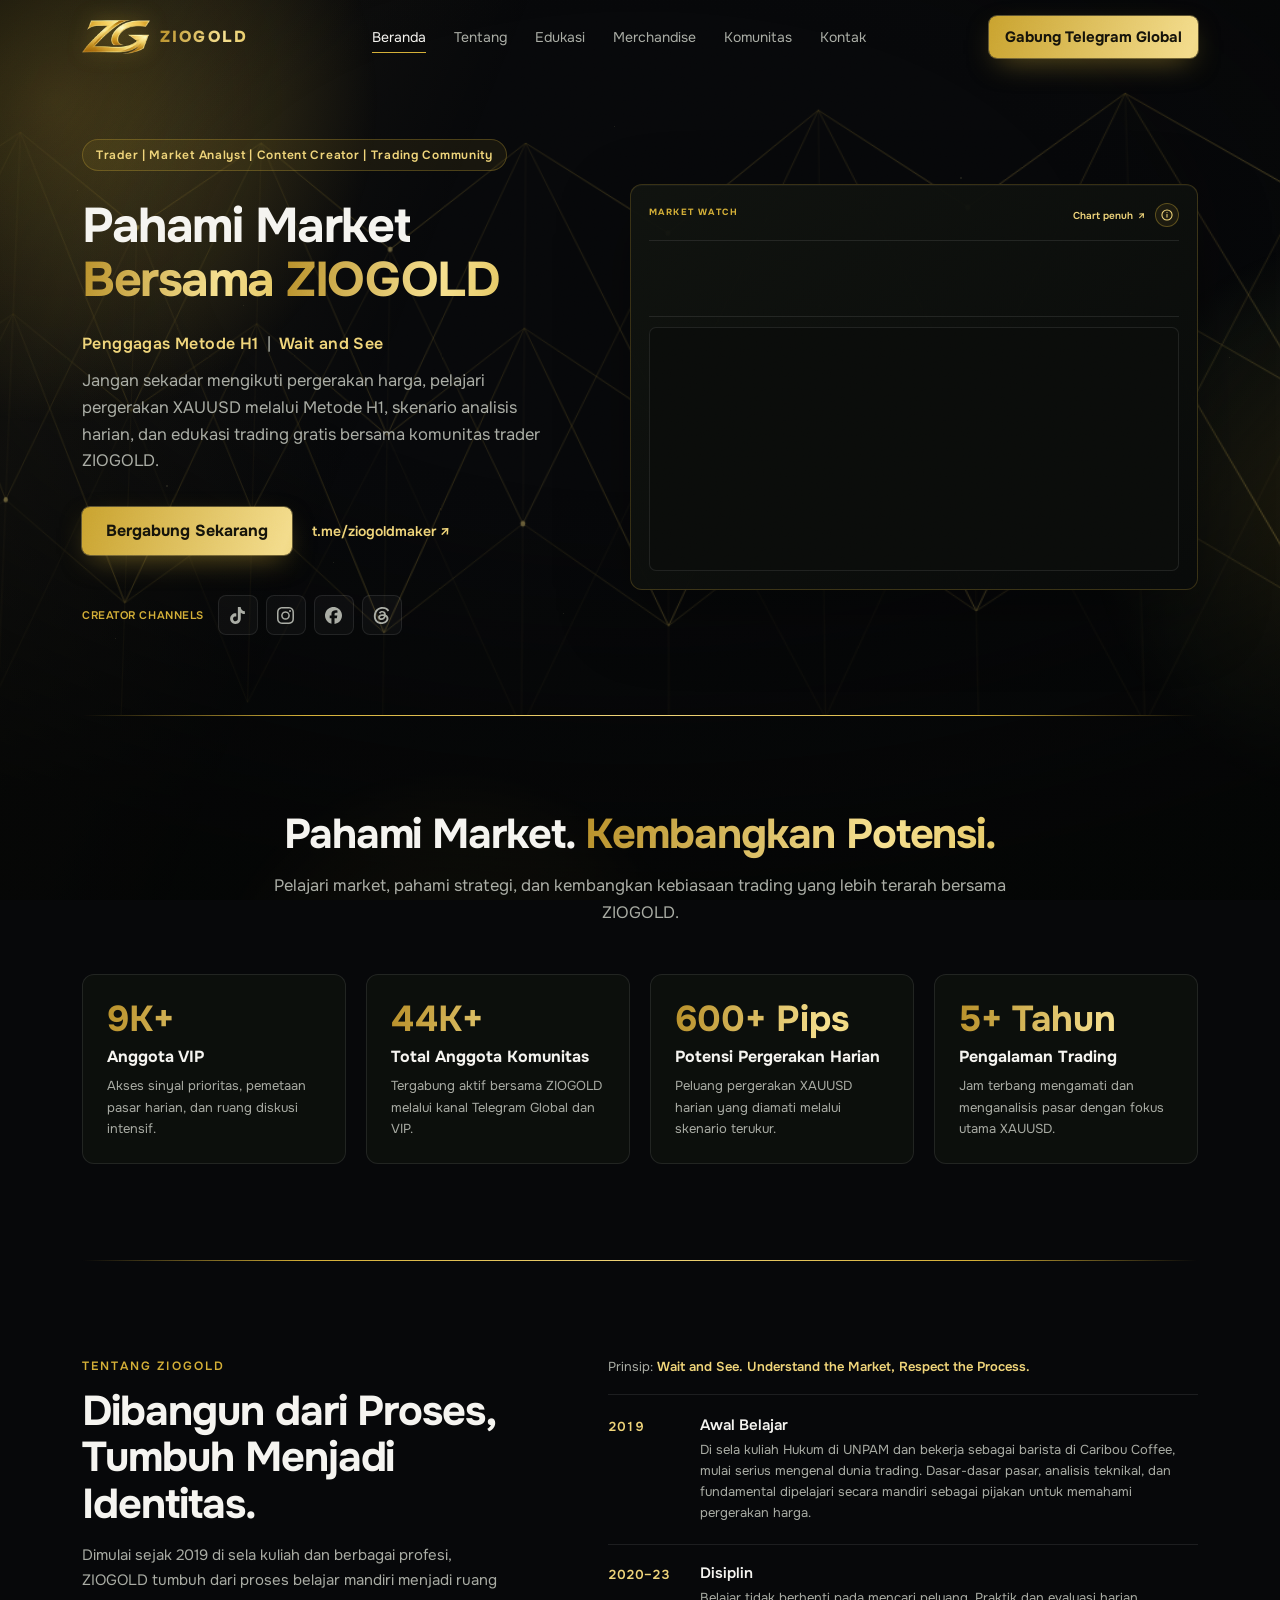
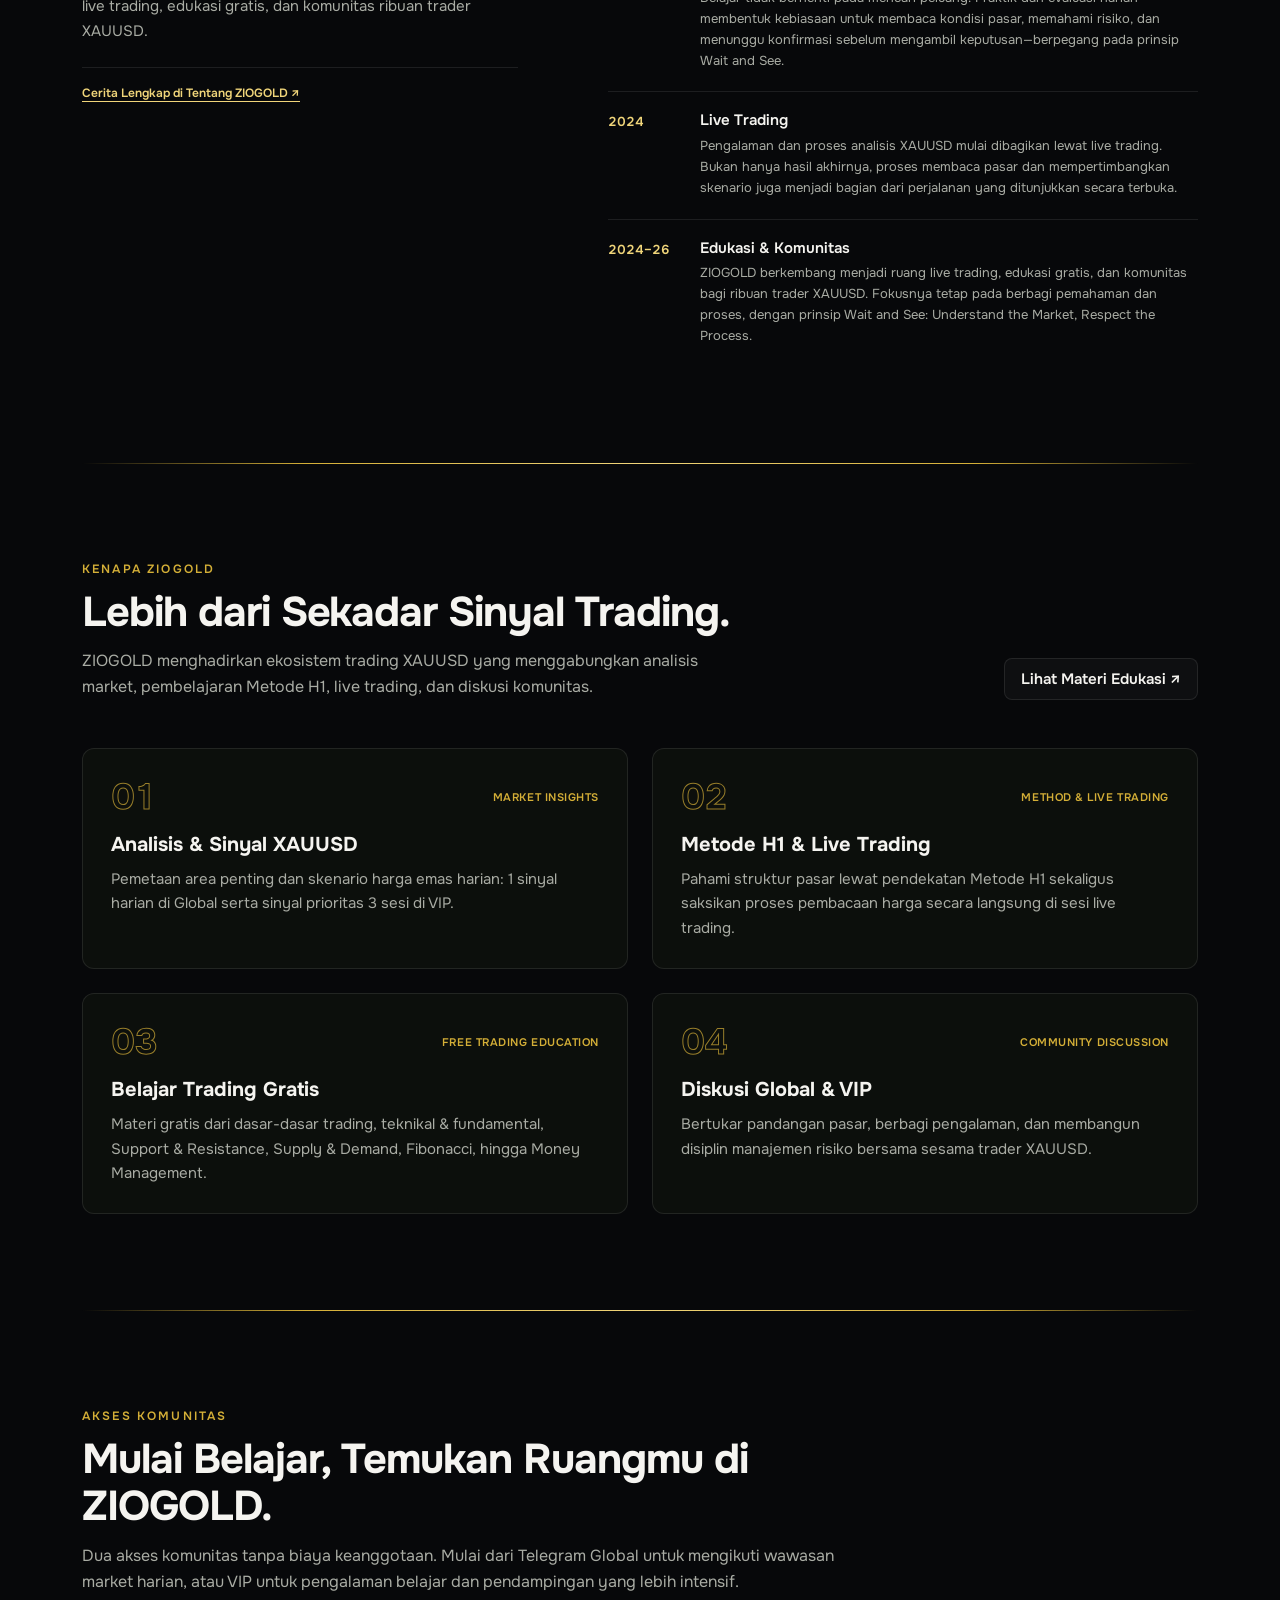
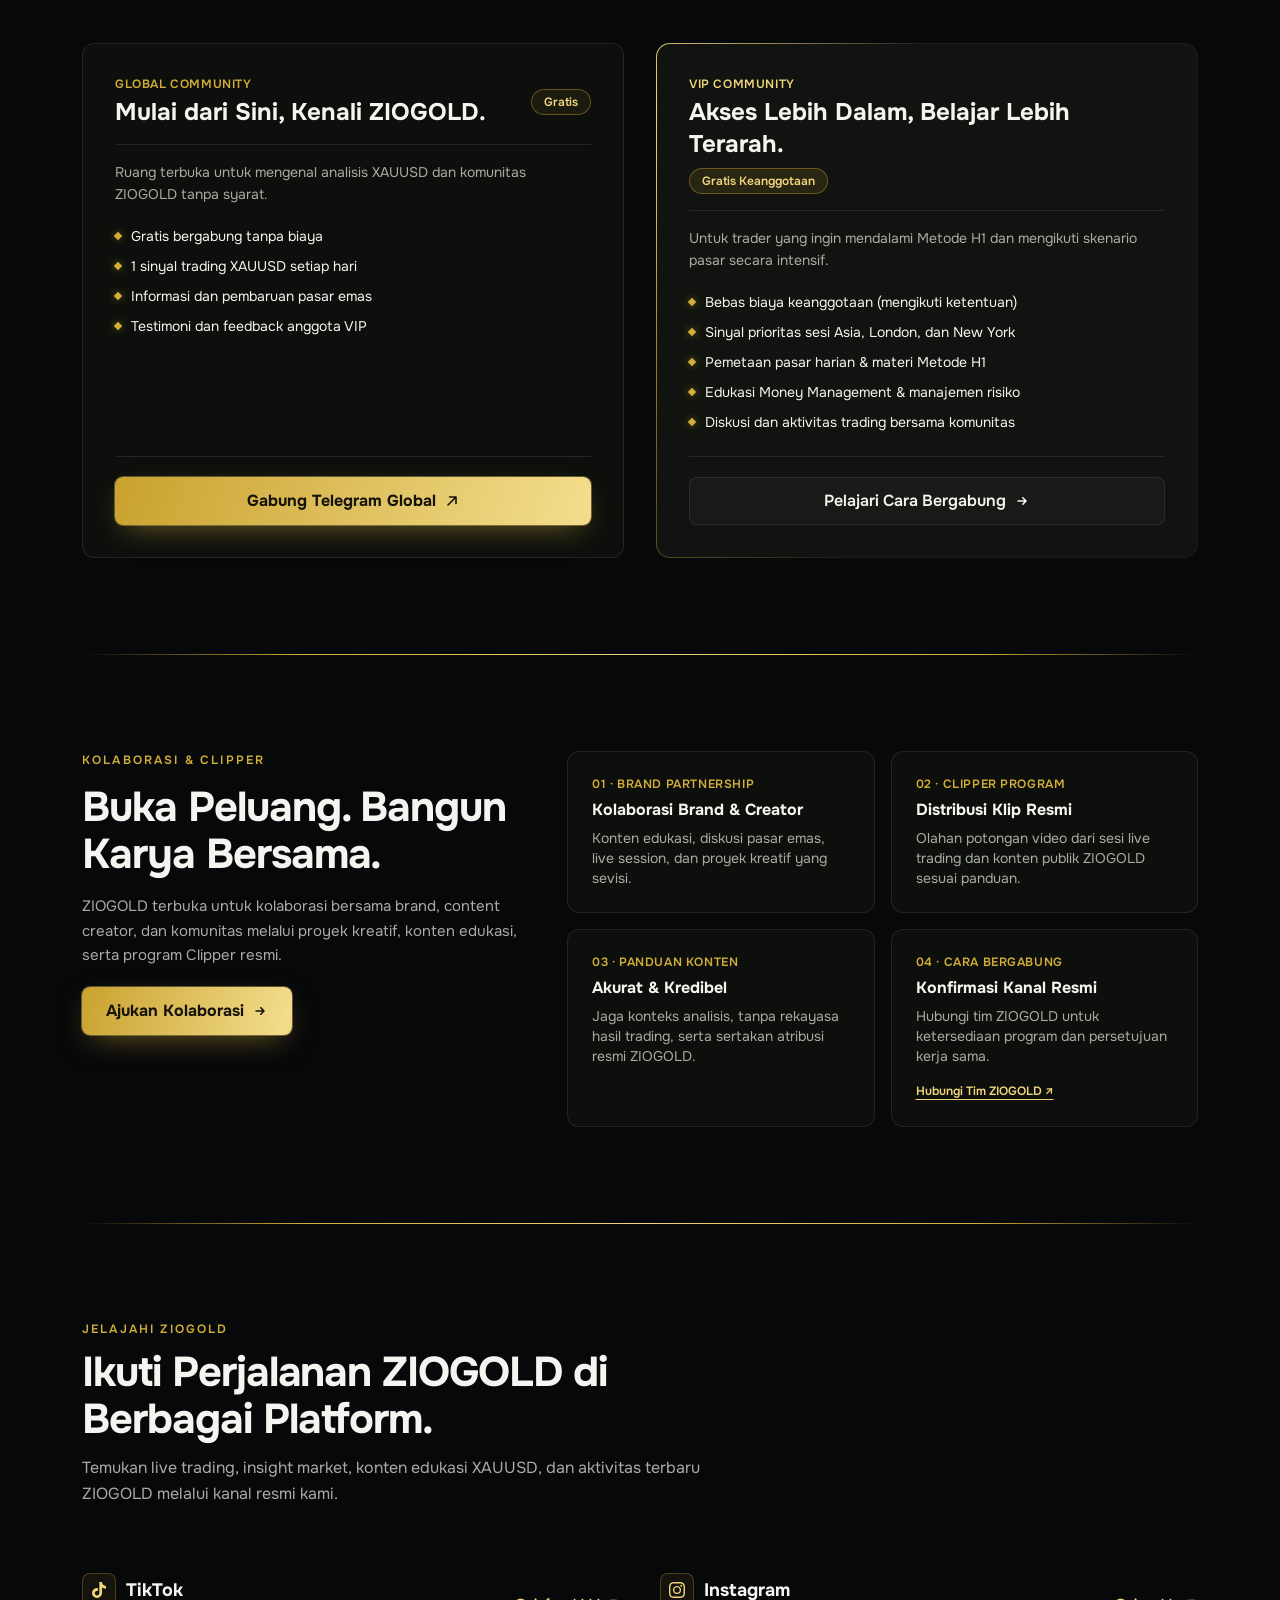
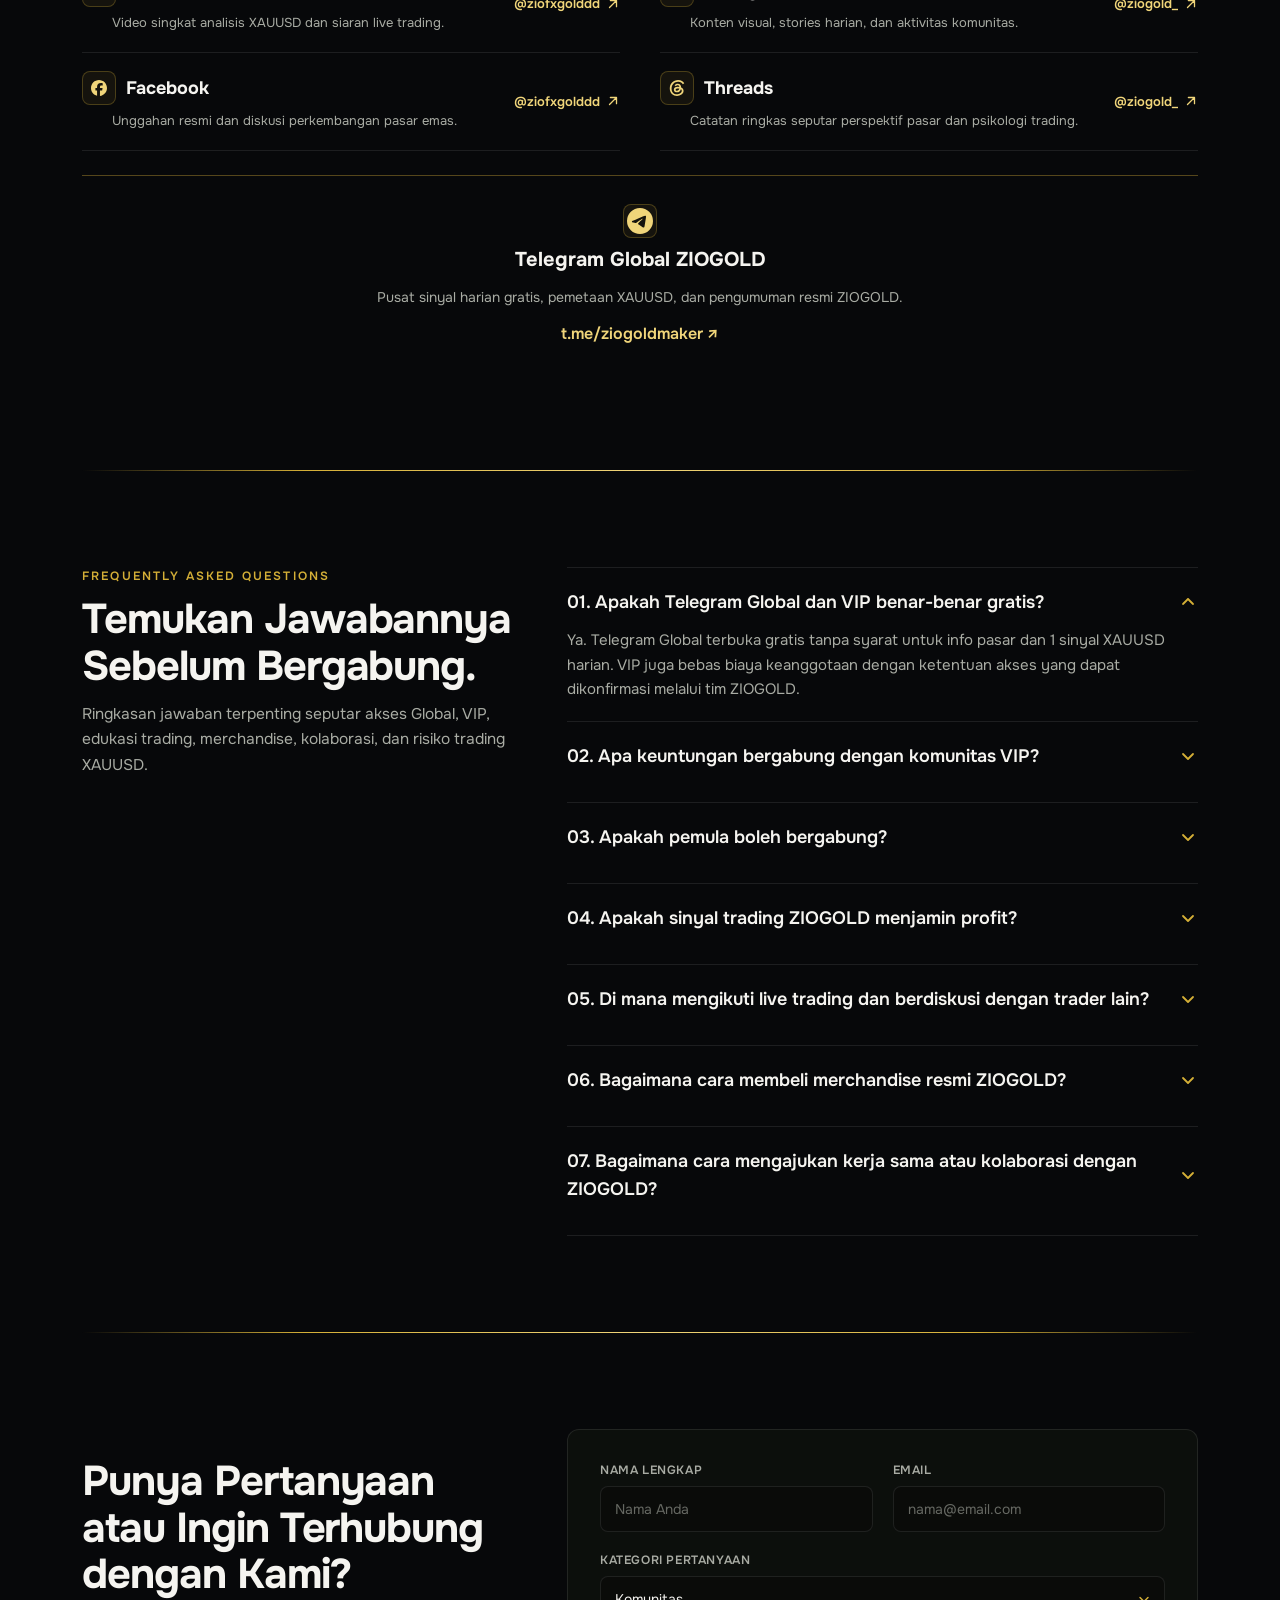
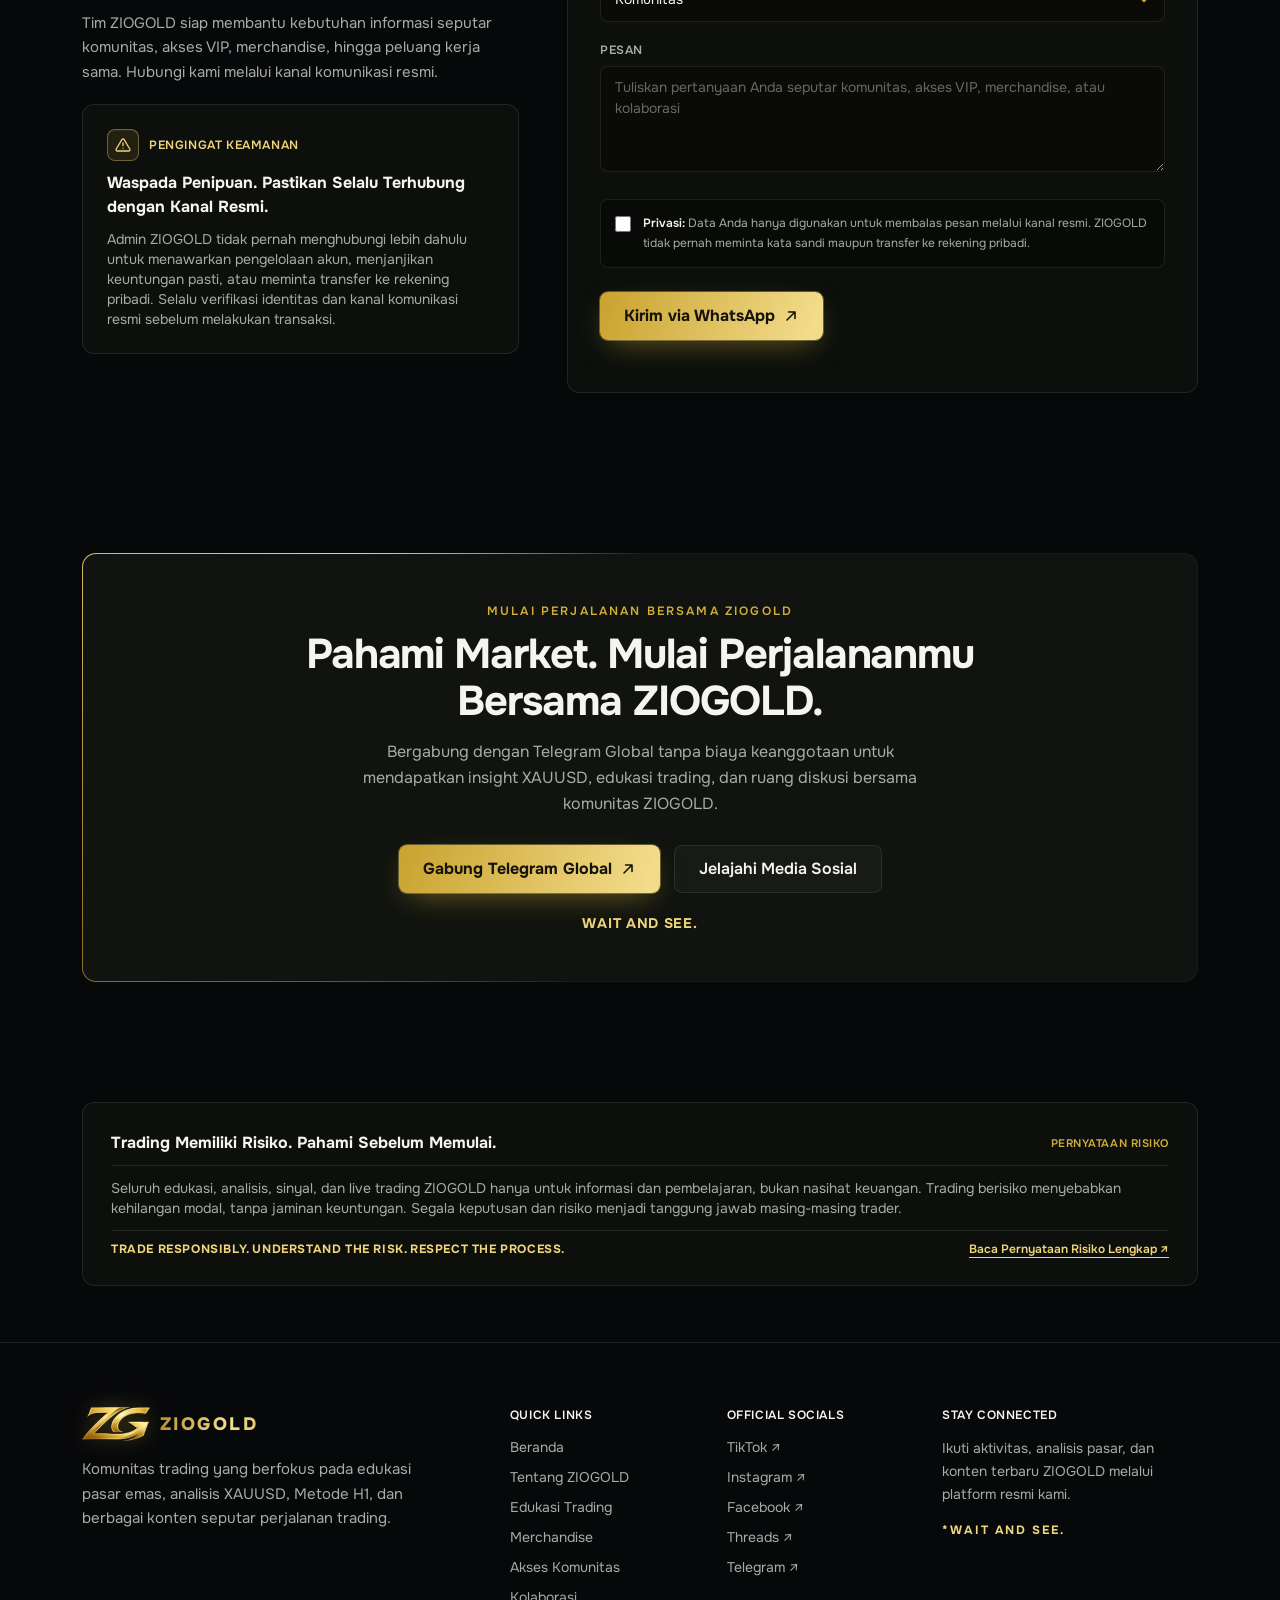
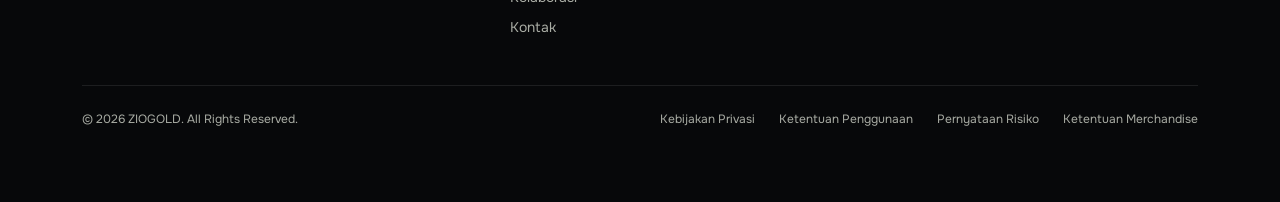
<file: index.html>
<!DOCTYPE html>
<html lang="id">
<head>
  <meta charset="UTF-8" />
  <meta name="viewport" content="width=device-width, initial-scale=1.0" />
  <meta name="theme-color" content="#07080A" />
  <title>ZIOGOLD</title>
  <meta name="description" content="Jangan sekadar mengikuti pergerakan harga. Pahami market bersama ZIOGOLD melalui Metode H1, analisis XAUUSD, edukasi trading gratis, dan komunitas Global serta VIP." />

  <link rel="canonical" href="https://ziogold.com/" />
  <link rel="ard" type="application/json" href="/.well-known/ard.json" />

  <meta property="og:type" content="website" />
  <meta property="og:locale" content="id_ID" />
  <meta property="og:site_name" content="ZIOGOLD" />
  <meta property="og:title" content="ZIOGOLD" />
  <meta property="og:description" content="Jangan sekadar mengikuti pergerakan harga. Pahami market bersama ZIOGOLD melalui Metode H1, analisis XAUUSD, edukasi trading gratis, dan komunitas Global serta VIP." />
  <meta property="og:url" content="https://ziogold.com/" />
  <meta property="og:image" content="https://ziogold.com/assets/og-image.jpg" />
  <meta property="og:image:secure_url" content="https://ziogold.com/assets/og-image.jpg" />
  <meta property="og:image:type" content="image/jpeg" />
  <meta property="og:image:width" content="1200" />
  <meta property="og:image:height" content="630" />
  <meta property="og:image:alt" content="Logo ZG emas ZIOGOLD di atas latar hitam" />

  <meta name="twitter:card" content="summary_large_image" />
  <meta name="twitter:title" content="ZIOGOLD" />
  <meta name="twitter:description" content="Jangan sekadar mengikuti pergerakan harga. Pahami market bersama ZIOGOLD melalui Metode H1, analisis XAUUSD, edukasi trading gratis, dan komunitas Global serta VIP." />
  <meta name="twitter:image" content="https://ziogold.com/assets/og-image.jpg" />

  <link rel="icon" href="./favicon.ico" sizes="48x48" />
  <link rel="icon" type="image/png" sizes="32x32" href="./assets/favicon-32x32.png" />
  <link rel="icon" type="image/png" sizes="16x16" href="./assets/favicon-16x16.png" />
  <link rel="apple-touch-icon" sizes="180x180" href="./assets/apple-touch-icon.png" />
  <link rel="manifest" href="./assets/site.webmanifest" />
  <script type="application/ld+json">{"@context":"https://schema.org","@type":"Organization","name":"ZIOGOLD","url":"https://ziogold.com/","logo":{"@type":"ImageObject","url":"https://ziogold.com/assets/android-chrome-512x512.png","width":512,"height":512}}</script>

  <script>document.documentElement.classList.add('js');</script>

  <link rel="preconnect" href="https://fonts.googleapis.com" />
  <link rel="preconnect" href="https://fonts.gstatic.com" crossorigin />
  <link rel="preconnect" href="https://i.ibb.co.com" crossorigin />
  <link rel="preload" as="image" href="https://i.ibb.co.com/tPwJV25L/ziogold-hero-img1-adjusted.png" fetchpriority="high" />
  <link href="https://fonts.googleapis.com/css2?family=Onest:wght@100..900&display=swap" rel="stylesheet" />

  <link rel="stylesheet" href="./assets/zio.css?v=53" />
</head>

<body id="top">
  <svg width="0" height="0" style="position:absolute;width:0;height:0;overflow:hidden;pointer-events:none" aria-hidden="true" focusable="false">
    <defs>
      <linearGradient id="zg-gold" x1="0" y1="0" x2="1" y2="1">
        <stop offset="0" stop-color="#8F7524" />
        <stop offset="0.35" stop-color="#F6E08F" />
        <stop offset="0.65" stop-color="#D4AF37" />
        <stop offset="1" stop-color="#8F7524" />
      </linearGradient>
      <symbol id="zg-mark" viewBox="0 0 124 80">
        <g transform="translate(6 0) skewX(-10)">
          <polygon points="22,10 74,10 74,21 36,55 76,55 76,66 12,66 12,55 52,21 22,21" fill="url(#zg-gold)" />
          <path d="M118 26C112 17 102 12 92 12C74 12 62 24 62 39C62 55 75 67 92 67C108 67 118 57 119 44H94" fill="none" stroke="url(#zg-gold)" stroke-width="10" stroke-linejoin="miter" />
          <polygon points="94,55 119,44 112,64 96,70" fill="url(#zg-gold)" opacity="0.9" />
        </g>
      </symbol>
      <filter id="hero-gold-tone" color-interpolation-filters="sRGB" x="-6%" y="-6%" width="112%" height="112%">
        <feComponentTransfer result="toned">
          <feFuncR type="table" tableValues="0.000 0.082 0.192 0.312 0.438 0.566 0.690 0.800 0.890" />
          <feFuncG type="table" tableValues="0.000 0.079 0.182 0.292 0.408 0.526 0.642 0.748 0.838" />
          <feFuncB type="table" tableValues="0.000 0.072 0.162 0.258 0.358 0.460 0.560 0.652 0.735" />
        </feComponentTransfer>
        <feColorMatrix in="toned" type="saturate" values="0.84" />
      </filter>
    </defs>
  </svg>

  <div class="bg-stage" aria-hidden="true">
    <div class="aurora"><span class="a1"></span><span class="a2"></span><span class="a3"></span></div>
    <div class="sweep"></div>
    <div class="vignette"></div>
  </div>
  <div class="grain" aria-hidden="true"></div>
  <div class="scroll-progress" id="scroll-progress" aria-hidden="true"></div>

  <header class="site-header" id="site-header">
    <div class="zio-container h-[68px] lg:h-[74px] flex items-center justify-between gap-3">

      <a href="./" class="inline-flex items-center gap-2.5 py-1.5 shrink-0" aria-label="Beranda ZIOGOLD">
        <img class="logo-img" src="./assets/zg-logo.webp" alt="" width="330" height="166" decoding="async" aria-hidden="true" />
        <span class="wordmark gold-text text-sm sm:text-base">ZIOGOLD</span>
      </a>

      <nav aria-label="Navigasi utama" class="hidden lg:flex items-center gap-5 xl:gap-7 text-sm text-[color:var(--muted)]">
        <a href="./" aria-current="true" class="nav-link">Beranda</a>
        <a href="./about/" class="nav-link">Tentang</a>
        <a href="./education/" class="nav-link">Edukasi</a>
        <a href="./merchandise/" class="nav-link">Merchandise</a>
        <a href="#akses-komunitas" class="nav-link">Komunitas</a>
        <a href="./contact/" class="nav-link">Kontak</a>
      </nav>

      <div class="flex items-center gap-2">
        <span class="hidden lg:inline-flex">
          <a href="https://t.me/ziogoldmaker" target="_blank" rel="noopener noreferrer"
             data-cta-link="telegram" data-cta-location="navbar" class="btn btn-gold btn-sm">
            Gabung Telegram Global
          </a>
        </span>

        <button id="mobile-menu-btn" type="button"
                class="lg:hidden inline-flex items-center justify-center w-11 h-11 rounded-lg border border-[color:var(--border)] text-[color:var(--text)] hover:border-[color:var(--border-gold)] transition-colors"
                aria-expanded="false" aria-controls="mobile-menu-panel" aria-label="Buka menu navigasi">
          <svg id="menu-icon-open" class="w-5 h-5" viewBox="0 0 24 24" fill="none" stroke="currentColor" stroke-width="1.8" aria-hidden="true"><path d="M4 7h16M4 12h16M4 17h16" stroke-linecap="round"/></svg>
          <svg id="menu-icon-close" class="w-5 h-5 hidden" viewBox="0 0 24 24" fill="none" stroke="currentColor" stroke-width="1.8" aria-hidden="true"><path d="M6 6l12 12M18 6L6 18" stroke-linecap="round"/></svg>
        </button>
      </div>
    </div>

    <div id="mobile-menu-panel" class="hidden lg:hidden border-t border-[color:var(--border)] bg-[#090B09]">
      <nav aria-label="Navigasi mobile" class="zio-container py-4 flex flex-col gap-1 text-base">
        <a href="./" aria-current="true" class="mobile-nav-link py-2.5 px-2 rounded hover:bg-white/5">Beranda</a>
        <a href="./about/" class="mobile-nav-link py-2.5 px-2 rounded hover:bg-white/5">Tentang</a>
        <a href="./education/" class="mobile-nav-link py-2.5 px-2 rounded hover:bg-white/5">Edukasi</a>
        <a href="./merchandise/" class="mobile-nav-link py-2.5 px-2 rounded hover:bg-white/5">Merchandise</a>
        <a href="#akses-komunitas" class="mobile-nav-link py-2.5 px-2 rounded hover:bg-white/5">Komunitas</a>
        <a href="#kolaborasi" class="mobile-nav-link py-2.5 px-2 rounded hover:bg-white/5">Kolaborasi</a>
        <a href="./contact/" class="mobile-nav-link py-2.5 px-2 rounded hover:bg-white/5">Kontak</a>
        <div class="pt-3 mt-2 border-t border-[color:var(--border)]">
          <a href="https://t.me/ziogoldmaker" target="_blank" rel="noopener noreferrer"
             data-cta-link="telegram" data-cta-location="navbar-mobile" class="mobile-nav-cta btn btn-gold w-full">
            Gabung Telegram Global
            <svg class="w-4 h-4" viewBox="0 0 20 20" fill="none" stroke="currentColor" stroke-width="2" aria-hidden="true"><path d="M5 15L15 5M7 5h8v8" stroke-linecap="round" stroke-linejoin="round"/></svg>
          </a>
        </div>
      </nav>
    </div>
  </header>

  <main>
    <!-- ====================================================================
         01. HERO SECTION (TYPOGRAPHIC STATEMENT TANPA FOTO)
         Riset: big typographic statement + satu CTA primer + trust signals
         above the fold + background interaktif hemat performa.
         ==================================================================== -->
    <section id="hero" class="hero-typo relative pt-10 sm:pt-16 pb-14 sm:pb-20">


      <svg class="hero-market-backdrop" viewBox="0 0 1440 620" preserveAspectRatio="none" aria-hidden="true">
        <defs>
          <linearGradient id="hero-geometry-line" x1="0" y1="0" x2="1" y2="1">
            <stop offset="0" stop-color="#D4AF37" stop-opacity="0" />
            <stop offset=".42" stop-color="#D4AF37" stop-opacity=".3" />
            <stop offset="1" stop-color="#F0D57A" stop-opacity=".74" />
          </linearGradient>
        </defs>
        <g class="hero-geometry-base">
          <path d="M-50 112L100 35 238 128 374 54 516 154 657 63 802 146 951 44 1092 131 1240 40 1394 128 1500 58" />
          <path d="M-44 285L100 205 238 295 374 218 516 318 657 226 802 310 951 210 1092 294 1240 205 1394 290 1500 220" />
          <path d="M-50 460L100 375 238 466 374 384 516 488 657 394 802 478 951 378 1092 462 1240 375 1394 458 1500 390" />
          <path d="M100 35L100 205 100 375 100 545M238 128L238 295 238 466 238 620M374 54L374 218 374 384 374 550M516 154L516 318 516 488 516 620M657 63L657 226 657 394 657 565M802 146L802 310 802 478 802 620M951 44L951 210 951 378 951 550M1092 131L1092 294 1092 462 1092 620M1240 40L1240 205 1240 375 1240 548M1394 128L1394 290 1394 458 1394 620" />
          <path d="M-44 285L100 35 238 295 374 54 516 318 657 63 802 310 951 44 1092 294 1240 40 1394 290 1500 58" />
          <path d="M-50 460L100 205 238 466 374 218 516 488 657 226 802 478 951 210 1092 462 1240 205 1394 458 1500 220" />
          <path d="M-40 112L100 375 238 128 374 384 516 154 657 394 802 146 951 378 1092 131 1240 375 1394 128 1500 390" />
          <path d="M-45 285L100 545 238 295 374 550 516 318 657 565 802 310 951 550 1092 294 1240 548 1394 290 1500 555" />
        </g>
        <g class="hero-geometry-plane-mid">
          <path d="M-50 112L100 35 238 128 374 54 516 154 657 63 802 146 951 44 1092 131 1240 40 1394 128 1500 58" />
          <path d="M-44 285L100 205 238 295 374 218 516 318 657 226 802 310 951 210 1092 294 1240 205 1394 290 1500 220" />
          <path d="M-50 460L100 375 238 466 374 384 516 488 657 394 802 478 951 378 1092 462 1240 375 1394 458 1500 390" />
          <path d="M-44 285L100 35 238 295 374 54 516 318 657 63 802 310 951 44 1092 294 1240 40 1394 290 1500 58" />
          <path d="M-50 460L100 205 238 466 374 218 516 488 657 226 802 478 951 210 1092 462 1240 205 1394 458 1500 220" />
          <path d="M-40 112L100 375 238 128 374 384 516 154 657 394 802 146 951 378 1092 131 1240 375 1394 128 1500 390" />
        </g>
        <g class="hero-geometry-nodes">
          <circle cx="238" cy="128" r="2.5" /><circle cx="516" cy="154" r="2.5" />
          <circle cx="802" cy="146" r="2.5" /><circle cx="1092" cy="131" r="2.5" />
          <circle cx="1394" cy="128" r="2.5" /><circle cx="100" cy="375" r="2.5" />
          <circle cx="374" cy="384" r="2.5" /><circle cx="657" cy="394" r="2.5" />
          <circle cx="951" cy="378" r="2.5" /><circle cx="1240" cy="375" r="2.5" />
        </g>
      </svg>
      <div class="hero-spot" aria-hidden="true"></div>

      <div class="hero-stars" aria-hidden="true">
        <span style="--px:6%;--py:18%;--ps:1px;--pd:0s"></span>
        <span style="--px:13%;--py:64%;--ps:2px;--pd:1.3s"></span>
        <span style="--px:19%;--py:36%;--ps:1px;--pd:2.8s"></span>
        <span style="--px:26%;--py:76%;--ps:1px;--pd:0.7s"></span>
        <span style="--px:31%;--py:12%;--ps:2px;--pd:3.6s"></span>
        <span style="--px:38%;--py:52%;--ps:1px;--pd:1.9s"></span>
        <span style="--px:44%;--py:84%;--ps:1px;--pd:4.4s"></span>
        <span style="--px:51%;--py:22%;--ps:1px;--pd:0.4s"></span>
        <span style="--px:57%;--py:68%;--ps:2px;--pd:2.3s"></span>
        <span style="--px:63%;--py:40%;--ps:1px;--pd:3.1s"></span>
        <span style="--px:69%;--py:80%;--ps:1px;--pd:1.1s"></span>
        <span style="--px:75%;--py:16%;--ps:2px;--pd:4.1s"></span>
        <span style="--px:81%;--py:58%;--ps:1px;--pd:0.9s"></span>
        <span style="--px:87%;--py:30%;--ps:1px;--pd:2.6s"></span>
        <span style="--px:93%;--py:72%;--ps:2px;--pd:3.9s"></span>
        <span style="--px:9%;--py:88%;--ps:1px;--pd:1.6s"></span>
        <span style="--px:48%;--py:8%;--ps:1px;--pd:3.4s"></span>
        <span style="--px:96%;--py:44%;--ps:1px;--pd:0.2s"></span>
      </div>

      <div class="hero-wide relative z-[2]">
        <div class="hero-layout">
          <div class="hero-copy">

            <div class="flex mb-6 sm:mb-7 reveal is-visible">
              <span class="hero-badge">
                <span>Trader | Market Analyst | Content Creator | Trading Community</span>
              </span>
            </div>

            <h1 class="hero-headline" aria-label="Pahami Market Bersama ZIOGOLD">
              <span aria-hidden="true">
                <span class="hl"><span class="hw" style="--i:0">Pahami</span></span>
                <span class="hl"><span class="hw" style="--i:1">Market</span></span><br class="hidden sm:inline" />
                <span class="hl"><span class="hw gold-text" style="--i:2">Bersama</span></span>
                <span class="hl"><span class="hw gold-text" style="--i:3">ZIOGOLD</span></span>
              </span>
            </h1>

            <p class="text-sm sm:text-base font-semibold tracking-wide text-[color:var(--gold-light)] mt-6 mb-3 reveal is-visible" style="--d:380ms">
              Penggagas Metode H1 <span class="font-normal text-[color:var(--muted)] mx-1">|</span> Wait and See
            </p>

            <p class="text-[15px] sm:text-[16.5px] text-[color:var(--muted)] max-w-[58ch] leading-relaxed reveal is-visible" style="--d:460ms">
              Jangan sekadar mengikuti pergerakan harga, pelajari pergerakan XAUUSD melalui Metode H1, skenario analisis harian, dan edukasi trading gratis bersama komunitas trader ZIOGOLD.
            </p>

            <div class="flex flex-col sm:flex-row items-start sm:items-center gap-3 sm:gap-5 mt-8 reveal is-visible" style="--d:540ms">
              <a id="hero-cta" href="https://t.me/ziogoldmaker" target="_blank" rel="noopener noreferrer"
                 data-cta-link="telegram" data-cta-location="hero-primary" class="btn btn-gold">
                Bergabung Sekarang
              </a>
              <a href="https://t.me/ziogoldmaker" target="_blank" rel="noopener noreferrer"
                 data-cta-link="telegram" data-cta-location="hero-textlink" class="text-sm font-semibold text-[color:var(--gold-light)] hover:text-white whitespace-nowrap">
                t.me/ziogoldmaker ↗
              </a>
            </div>

            <div class="hero-channels mt-10 reveal is-visible" style="--d:620ms" aria-label="Kanal media sosial resmi ZIOGOLD">
              <span class="uppercase tracking-wider text-[11px] font-semibold text-[color:var(--gold)]">Creator Channels</span>
              <div class="inline-flex items-center gap-2">
            <a href="https://vt.tiktok.com/ZSHW8mbw73KdU-eOZhW/" target="_blank" rel="noopener noreferrer" data-cta-link="tiktok" data-cta-location="hero-strip-tiktok" class="hero-social-btn" aria-label="TikTok ZIOGOLD" title="TikTok">
              <svg class="w-[17px] h-[17px]" viewBox="0 0 24 24" fill="currentColor" aria-hidden="true"><path d="M12.525.02c1.31-.02 2.61-.01 3.91-.02.08 1.53.63 3.09 1.75 4.17 1.12 1.11 2.7 1.62 4.24 1.79v4.03c-1.44-.05-2.89-.35-4.2-.97-.57-.26-1.1-.59-1.62-.93-.01 2.92.01 5.84-.02 8.75-.08 1.4-.54 2.79-1.35 3.94-1.31 1.92-3.58 3.17-5.91 3.21-1.43.08-2.86-.31-4.08-1.03-2.02-1.19-3.44-3.37-3.65-5.71-.02-.5-.03-1-.01-1.49.18-1.9 1.12-3.72 2.58-4.96 1.66-1.44 3.98-2.13 6.15-1.72.02 1.48-.04 2.96-.04 4.44-.99-.32-2.15-.23-3.02.37-.63.41-1.11 1.04-1.36 1.75-.21.51-.15 1.07-.14 1.61.24 1.64 1.82 3.02 3.5 2.87 1.12-.01 2.19-.66 2.77-1.61.19-.33.4-.67.41-1.06.1-1.79.06-3.57.07-5.36.01-4.03-.01-8.05.02-12.07z"/></svg>
            </a>
            <a href="https://www.instagram.com/ziogold_/" target="_blank" rel="noopener noreferrer" data-cta-link="instagram" data-cta-location="hero-strip-instagram" class="hero-social-btn" aria-label="Instagram ZIOGOLD" title="Instagram">
              <svg class="w-[17px] h-[17px]" viewBox="0 0 24 24" fill="currentColor" aria-hidden="true"><path d="M7.0301.084c-1.2768.0602-2.1487.264-2.911.5634-.7888.3075-1.4575.72-2.1228 1.3877-.6652.6677-1.075 1.3368-1.3802 2.127-.2954.7638-.4956 1.6365-.552 2.914-.0564 1.2775-.0689 1.6882-.0626 4.947.0062 3.2586.0206 3.6671.0825 4.9473.061 1.2765.264 2.1482.5635 2.9107.308.7889.72 1.4573 1.388 2.1228.6679.6655 1.3365 1.0743 2.1285 1.38.7632.295 1.6361.4961 2.9134.552 1.2773.056 1.6884.069 4.9462.0627 3.2578-.0062 3.668-.0207 4.9478-.0814 1.28-.0607 2.147-.2652 2.9098-.5633.7889-.3086 1.4578-.72 2.1228-1.3881.665-.6682 1.0745-1.3378 1.3795-2.1284.2957-.7632.4966-1.636.552-2.9124.056-1.2809.0692-1.6898.063-4.948-.0063-3.2583-.021-3.6668-.0817-4.9465-.0607-1.2797-.264-2.1487-.5633-2.9117-.3084-.7889-.72-1.4568-1.3876-2.1228C21.2982 1.33 20.628.9208 19.8378.6165 19.074.321 18.2017.1197 16.9244.0645 15.6471.0093 15.236-.005 11.977.0014 8.718.0076 8.31.0215 7.0301.0839m.1402 21.6932c-1.17-.0509-1.8053-.2453-2.2287-.408-.5606-.216-.96-.4771-1.3819-.895-.422-.4178-.6811-.8186-.9-1.378-.1644-.4234-.3624-1.058-.4171-2.228-.0595-1.2645-.072-1.6442-.079-4.848-.007-3.2037.0053-3.583.0607-4.848.05-1.169.2456-1.805.408-2.2282.216-.5613.4762-.96.895-1.3816.4188-.4217.8184-.6814 1.3783-.9003.423-.1651 1.0575-.3614 2.227-.4171 1.2655-.06 1.6447-.072 4.848-.079 3.2033-.007 3.5835.005 4.8495.0608 1.169.0508 1.8053.2445 2.228.408.5608.216.96.4754 1.3816.895.4217.4194.6816.8176.9005 1.3787.1653.4217.3617 1.056.4169 2.2263.0602 1.2655.0739 1.645.0796 4.848.0058 3.203-.0055 3.5834-.061 4.848-.051 1.17-.245 1.8055-.408 2.2294-.216.5604-.4763.96-.8954 1.3814-.419.4215-.8181.6811-1.3783.9-.4224.1649-1.0577.3617-2.2262.4174-1.2656.0595-1.6448.072-4.8493.079-3.2045.007-3.5825-.006-4.848-.0608M16.953 5.5864A1.44 1.44 0 1 0 18.39 4.144a1.44 1.44 0 0 0-1.437 1.4424M5.8385 12.012c.0067 3.4032 2.7706 6.1557 6.173 6.1493 3.4026-.0065 6.157-2.7701 6.1506-6.1733-.0065-3.4032-2.771-6.1565-6.174-6.1498-3.403.0067-6.156 2.771-6.1496 6.1738M8 12.0077a4 4 0 1 1 4.008 3.9921A3.9996 3.9996 0 0 1 8 12.0077"/></svg>
            </a>
            <a href="https://www.facebook.com/ziofxgolddd/" target="_blank" rel="noopener noreferrer" data-cta-link="facebook" data-cta-location="hero-strip-facebook" class="hero-social-btn" aria-label="Facebook ZIOGOLD" title="Facebook">
              <svg class="w-[17px] h-[17px]" viewBox="0 0 24 24" fill="currentColor" aria-hidden="true"><path d="M9.101 23.691v-7.98H6.627v-3.667h2.474v-1.58c0-4.085 1.848-5.978 5.858-5.978.401 0 .955.042 1.468.103a8.68 8.68 0 0 1 1.141.195v3.325a8.623 8.623 0 0 0-.653-.036 26.805 26.805 0 0 0-.733-.009c-.707 0-1.259.096-1.675.309a1.686 1.686 0 0 0-.679.622c-.258.42-.374.995-.374 1.752v1.297h3.919l-.386 2.103-.287 1.564h-3.246v8.245C19.396 23.238 24 18.179 24 12.044c0-6.627-5.373-12-12-12s-12 5.373-12 12c0 5.628 3.874 10.35 9.101 11.647Z"/></svg>
            </a>
            <a href="https://www.threads.com/@ziogold_" target="_blank" rel="noopener noreferrer" data-cta-link="threads" data-cta-location="hero-strip-threads" class="hero-social-btn" aria-label="Threads ZIOGOLD" title="Threads">
              <svg class="w-[17px] h-[17px]" viewBox="0 0 24 24" fill="currentColor" aria-hidden="true"><path d="M18.263 11.097c-.03-3.486-1.92-5.586-5.111-5.586-2.13 0-3.922.963-4.863 2.499l2.062 1.438c.535-.843 1.272-1.543 2.628-1.543 1.528 0 2.318.85 2.544 2.431a15 15 0 0 0-2.236-.173c-4.125 0-6.068 1.867-6.068 4.336s1.943 3.99 4.804 3.99c3.139 0 5.013-2.115 5.781-4.735.798.361 1.348 1.204 1.348 2.47 0 3.387-3.907 5.232-7.22 5.232-4.885 0-8.077-3.207-8.077-8.424 0-6.392 4.223-10.487 9.9-10.487 3.808 0 5.69 1.671 6.97 3.914l2.108-1.475C21.44 2.078 18.331 0 13.663 0 6.227 0 1.168 5.277 1.168 12.934c0 7 4.953 11.066 10.856 11.066 4.878 0 9.809-2.846 9.809-7.716 0-2.545-1.46-4.231-3.569-5.187m-6.33 4.855c-1.077 0-2.026-.512-2.026-1.453 0-1.483 1.822-1.934 3.606-1.934.678 0 1.34.045 1.927.173-.422 1.927-1.671 3.215-3.508 3.214Z"/></svg>
            </a>
              </div>
            </div>
          </div>

          <section class="hero-market reveal" style="--d:700ms" aria-labelledby="hero-market-title">
            <header class="hero-market-head">
              <div class="hero-market-title-group">
                <span class="hero-market-kicker">MARKET WATCH</span>
              </div>
              <div class="hero-market-actions">
                <a class="hero-market-link" href="https://www.tradingview.com/chart/?symbol=OANDA%3AXAUUSD" target="_blank" rel="noopener noreferrer" aria-label="Buka chart XAUUSD penuh di TradingView">
                  Chart penuh <span aria-hidden="true">↗</span>
                </a>
                <button class="hero-market-info" type="button" aria-label="Informasi data harga" aria-describedby="hero-market-tooltip" aria-expanded="false">
                  <svg viewBox="0 0 20 20" fill="none" aria-hidden="true">
                    <circle cx="10" cy="10" r="7.25" />
                    <path d="M10 9v4M10 6.5h.01" />
                  </svg>
                  <span class="hero-market-tooltip" id="hero-market-tooltip" role="tooltip">Harga XAUUSD disediakan oleh TradingView dan dapat tertunda sesuai penyedia data.</span>
                </button>
              </div>
            </header>

            <div class="hero-market-quote" role="region" aria-label="Harga XAUUSD dari TradingView">
              <div class="tradingview-widget-container">
                <div class="tradingview-widget-container__widget"></div>
                <script type="text/javascript" src="https://s3.tradingview.com/external-embedding/embed-widget-single-quote.js" async>
                {
                  "symbol": "OANDA:XAUUSD",
                  "width": "100%",
                  "colorTheme": "dark",
                  "isTransparent": true,
                  "locale": "en"
                }
                </script>
              </div>
            </div>

            <div class="hero-market-chart" role="region" aria-label="Grafik candlestick XAUUSD dari TradingView">
              <div class="tradingview-widget-container">
                <div class="tradingview-widget-container__widget"></div>
                <script type="text/javascript" src="https://s3.tradingview.com/external-embedding/embed-widget-advanced-chart.js" async>
                {
                  "autosize": true,
                  "symbol": "OANDA:XAUUSD",
                  "interval": "60",
                  "timezone": "Etc/UTC",
                  "theme": "dark",
                  "style": "1",
                  "locale": "en",
                  "backgroundColor": "rgba(10, 12, 10, 1)",
                  "gridColor": "rgba(255, 255, 255, 0.06)",
                  "allow_symbol_change": false,
                  "hide_top_toolbar": true,
                  "hide_legend": true,
                  "hide_side_toolbar": true,
                  "save_image": false,
                  "calendar": false,
                  "support_host": "https://www.tradingview.com"
                }
                </script>
              </div>
            </div>

          </section>
        </div>
      </div>
    </section>

    <div class="zio-container"><div class="hairline" data-hairline></div></div>

    <!-- ====================================================================
         02. HIGHLIGHT SECTION
         ==================================================================== -->
    <section id="highlight" class="py-16 sm:py-24">
      <div class="zio-container">
        <div class="max-w-3xl mx-auto mb-10 sm:mb-12 text-center">
          <h2 class="h2 mb-3.5 reveal">
            Pahami Market. <span class="gold-text">Kembangkan Potensi.</span>
          </h2>
          <p class="text-[15px] sm:text-[16.5px] text-[color:var(--muted)] leading-relaxed reveal" style="--d:80ms">
            Pelajari market, pahami strategi, dan kembangkan kebiasaan trading yang lebih terarah bersama ZIOGOLD.
          </p>
        </div>

        <div class="grid grid-cols-1 sm:grid-cols-2 lg:grid-cols-4 gap-4 sm:gap-5">
          <div class="panel spot px-4 py-6 sm:p-6 reveal" data-spot>
            <p class="text-2xl sm:text-4xl font-bold gold-text mb-1.5" data-zio-field="metrics.vipMembers.value">9K+</p>
            <h3 class="text-sm sm:text-base font-bold text-[color:var(--text)] mb-1.5" data-zio-field="metrics.vipMembers.label">Anggota VIP</h3>
            <p class="text-xs sm:text-[13px] text-[color:var(--muted)] leading-relaxed">
              Akses sinyal prioritas, pemetaan pasar harian, dan ruang diskusi intensif.
            </p>
          </div>

          <div class="panel spot px-4 py-6 sm:p-6 reveal" style="--d:70ms" data-spot>
            <p class="text-2xl sm:text-4xl font-bold gold-text mb-1.5" data-zio-field="metrics.totalCommunity.value">44K+</p>
            <h3 class="text-sm sm:text-base font-bold text-[color:var(--text)] mb-1.5" data-zio-field="metrics.totalCommunity.label">Total Anggota Komunitas</h3>
            <p class="text-xs sm:text-[13px] text-[color:var(--muted)] leading-relaxed">
              Tergabung aktif bersama ZIOGOLD melalui kanal Telegram Global dan VIP.
            </p>
          </div>

          <div class="panel spot px-4 py-6 sm:p-6 reveal" style="--d:140ms" data-spot>
            <p class="text-2xl sm:text-4xl font-bold gold-text mb-1.5" data-zio-field="metrics.dailyPotential.value">600+ Pips</p>
            <h3 class="text-sm sm:text-base font-bold text-[color:var(--text)] mb-1.5" data-zio-field="metrics.dailyPotential.label">Potensi Pergerakan Harian</h3>
            <p class="text-xs sm:text-[13px] text-[color:var(--muted)] leading-relaxed">
              Peluang pergerakan XAUUSD harian yang diamati melalui skenario terukur.
            </p>
          </div>

          <div class="panel spot px-4 py-6 sm:p-6 reveal" style="--d:210ms" data-spot>
            <p class="text-2xl sm:text-4xl font-bold gold-text mb-1.5" data-zio-field="metrics.tradingExperience.value">5+ Tahun</p>
            <h3 class="text-sm sm:text-base font-bold text-[color:var(--text)] mb-1.5" data-zio-field="metrics.tradingExperience.label">Pengalaman Trading</h3>
            <p class="text-xs sm:text-[13px] text-[color:var(--muted)] leading-relaxed">
              Jam terbang mengamati dan menganalisis pasar dengan fokus utama XAUUSD.
            </p>
          </div>
        </div>
      </div>
    </section>

    <div class="zio-container"><div class="hairline" data-hairline></div></div>

    <!-- ====================================================================
         03. TENTANG ZIOGOLD (COMPACT LINE TIMELINE)
         ==================================================================== -->
    <section id="tentang" class="py-16 sm:py-24">
      <div class="zio-container">
        <div class="about-layout">
          <div class="about-intro reveal">
            <p class="eyebrow">Tentang ZioGold</p>
            <h2 class="h2">Dibangun dari Proses, Tumbuh Menjadi Identitas.</h2>
            <p class="about-lead">
              Dimulai sejak 2019 di sela kuliah dan berbagai profesi, ZIOGOLD tumbuh dari proses belajar mandiri menjadi ruang live trading, edukasi gratis, dan komunitas ribuan trader XAUUSD.
            </p>
            <div class="about-footer">
              <a href="./about/#perjalanan">Cerita Lengkap di Tentang ZIOGOLD ↗</a>
            </div>
          </div>

          <ol class="about-timeline" aria-label="Perjalanan ZIOGOLD dari 2019 hingga 2026">
            <li class="about-timeline-principle">
              <p>Prinsip: <span>Wait and See. Understand the Market, Respect the Process.</span></p>
            </li>
            <li class="about-timeline-item">
              <span class="about-timeline-date">2019</span>
              <div>
                <h3>Awal Belajar</h3>
                <p>Di sela kuliah Hukum di UNPAM dan bekerja sebagai barista di Caribou Coffee, mulai serius mengenal dunia trading. Dasar-dasar pasar, analisis teknikal, dan fundamental dipelajari secara mandiri sebagai pijakan untuk memahami pergerakan harga.</p>
              </div>
            </li>
            <li class="about-timeline-item">
              <span class="about-timeline-date">2020–23</span>
              <div>
                <h3>Disiplin</h3>
                <p>Belajar tidak berhenti pada mencari peluang. Praktik dan evaluasi harian membentuk kebiasaan untuk membaca kondisi pasar, memahami risiko, dan menunggu konfirmasi sebelum mengambil keputusan—berpegang pada prinsip Wait and See.</p>
              </div>
            </li>
            <li class="about-timeline-item">
              <span class="about-timeline-date">2024</span>
              <div>
                <h3>Live Trading</h3>
                <p>Pengalaman dan proses analisis XAUUSD mulai dibagikan lewat live trading. Bukan hanya hasil akhirnya, proses membaca pasar dan mempertimbangkan skenario juga menjadi bagian dari perjalanan yang ditunjukkan secara terbuka.</p>
              </div>
            </li>
            <li class="about-timeline-item">
              <span class="about-timeline-date">2024–26</span>
              <div>
                <h3>Edukasi &amp; Komunitas</h3>
                <p>ZIOGOLD berkembang menjadi ruang live trading, edukasi gratis, dan komunitas bagi ribuan trader XAUUSD. Fokusnya tetap pada berbagi pemahaman dan proses, dengan prinsip Wait and See: Understand the Market, Respect the Process.</p>
              </div>
            </li>
          </ol>
        </div>
      </div>
    </section>

    <div class="zio-container"><div class="hairline" data-hairline></div></div>

    <!-- ====================================================================
         04. KENAPA ZIOGOLD & AKTIVITAS KOMUNITAS (TERPADU TANPA PENGULANGAN)
         ==================================================================== -->
    <section id="mengapa-ziogold" class="py-16 sm:py-24">
      <div class="zio-container">
        <div class="flex flex-col lg:flex-row lg:items-end justify-between gap-4 mb-10 sm:mb-12">
          <div class="max-w-2xl">
            <p class="eyebrow mb-3 reveal">Kenapa ZioGold</p>
            <h2 class="h2 mb-3 reveal" style="--d:80ms">Lebih dari Sekadar Sinyal Trading.</h2>
            <p class="text-[15px] sm:text-[16px] text-[color:var(--muted)] leading-relaxed reveal" style="--d:140ms">
              ZIOGOLD menghadirkan ekosistem trading XAUUSD yang menggabungkan analisis market, pembelajaran Metode H1, live trading, dan diskusi komunitas.
            </p>
          </div>
          <div class="reveal" style="--d:160ms">
            <a href="./education/" class="btn btn-ghost btn-sm">
              Lihat Materi Edukasi ↗
            </a>
          </div>
        </div>

        <div class="grid grid-cols-1 md:grid-cols-2 gap-4 sm:gap-6">
          <article class="panel spot px-4 py-6 sm:p-7 reveal" data-spot>
            <div class="flex items-center justify-between gap-3 mb-3.5">
              <span class="idx text-3xl sm:text-4xl">01</span>
              <span class="text-[11px] uppercase tracking-wider font-semibold text-[color:var(--gold)]">Market Insights</span>
            </div>
            <h3 class="text-lg sm:text-xl font-bold mb-2">Analisis &amp; Sinyal XAUUSD</h3>
            <p class="text-sm sm:text-[15px] text-[color:var(--muted)] leading-relaxed">
              Pemetaan area penting dan skenario harga emas harian: 1 sinyal harian di Global serta sinyal prioritas 3 sesi di VIP.
            </p>
          </article>

          <article class="panel spot px-4 py-6 sm:p-7 reveal" style="--d:80ms" data-spot>
            <div class="flex items-center justify-between gap-3 mb-3.5">
              <span class="idx text-3xl sm:text-4xl">02</span>
              <span class="text-[11px] uppercase tracking-wider font-semibold text-[color:var(--gold)]">Method &amp; Live Trading</span>
            </div>
            <h3 class="text-lg sm:text-xl font-bold mb-2">Metode H1 &amp; Live Trading</h3>
            <p class="text-sm sm:text-[15px] text-[color:var(--muted)] leading-relaxed">
              Pahami struktur pasar lewat pendekatan Metode H1 sekaligus saksikan proses pembacaan harga secara langsung di sesi live trading.
            </p>
          </article>

          <article class="panel spot px-4 py-6 sm:p-7 reveal" style="--d:160ms" data-spot>
            <div class="flex items-center justify-between gap-3 mb-3.5">
              <span class="idx text-3xl sm:text-4xl">03</span>
              <span class="text-[11px] uppercase tracking-wider font-semibold text-[color:var(--gold)]">Free Trading Education</span>
            </div>
            <h3 class="text-lg sm:text-xl font-bold mb-2">Belajar Trading Gratis</h3>
            <p class="text-sm sm:text-[15px] text-[color:var(--muted)] leading-relaxed">
              Materi gratis dari dasar-dasar trading, teknikal &amp; fundamental, Support &amp; Resistance, Supply &amp; Demand, Fibonacci, hingga Money Management.
            </p>
          </article>

          <article class="panel spot px-4 py-6 sm:p-7 reveal" style="--d:240ms" data-spot>
            <div class="flex items-center justify-between gap-3 mb-3.5">
              <span class="idx text-3xl sm:text-4xl">04</span>
              <span class="text-[11px] uppercase tracking-wider font-semibold text-[color:var(--gold)]">Community Discussion</span>
            </div>
            <h3 class="text-lg sm:text-xl font-bold mb-2">Diskusi Global &amp; VIP</h3>
            <p class="text-sm sm:text-[15px] text-[color:var(--muted)] leading-relaxed">
              Bertukar pandangan pasar, berbagi pengalaman, dan membangun disiplin manajemen risiko bersama sesama trader XAUUSD.
            </p>
          </article>
        </div>
      </div>
    </section>

    <div class="zio-container"><div class="hairline" data-hairline></div></div>

    <!-- ====================================================================
         05. AKSES KOMUNITAS
         ==================================================================== -->
    <section id="akses-komunitas" class="py-16 sm:py-24">
      <div class="zio-container">
        <div class="max-w-3xl mb-10 sm:mb-12">
          <p class="eyebrow mb-3 reveal">AKSES KOMUNITAS</p>
          <h2 class="h2 mb-3 reveal" style="--d:80ms">Mulai Belajar, Temukan Ruangmu di ZIOGOLD.</h2>
          <p class="text-[15px] sm:text-[16px] text-[color:var(--muted)] leading-relaxed reveal" style="--d:140ms">
            Dua akses komunitas tanpa biaya keanggotaan. Mulai dari Telegram Global untuk mengikuti wawasan market harian, atau VIP untuk pengalaman belajar dan pendampingan yang lebih intensif.
          </p>
        </div>

        <div class="grid grid-cols-1 lg:grid-cols-2 gap-6 sm:gap-8 items-stretch">

          <!-- GLOBAL COMMUNITY -->
          <div class="panel spot px-4 py-6 sm:p-8 flex flex-col justify-between reveal" data-spot>
            <div>
              <div class="flex flex-wrap items-center justify-between gap-2 pb-4 mb-4 border-b border-[color:var(--border)]">
                <div>
                  <p class="text-xs uppercase tracking-wider font-semibold text-[color:var(--gold)] mb-1">GLOBAL COMMUNITY</p>
                  <h3 class="text-xl sm:text-2xl font-bold">Mulai dari Sini, Kenali ZIOGOLD.</h3>
                </div>
                <span class="text-xs font-semibold px-3 py-1 rounded-full border border-[color:var(--border-gold)] bg-[rgba(212,175,55,0.08)] text-[color:var(--gold-light)] shrink-0">
                  Gratis
                </span>
              </div>

              <p class="text-sm text-[color:var(--muted)] leading-relaxed mb-5">
                Ruang terbuka untuk mengenal analisis XAUUSD dan komunitas ZIOGOLD tanpa syarat.
              </p>

              <ul class="space-y-2.5 text-sm text-[color:var(--text)] mb-6">
                <li class="hero-recap-item">Gratis bergabung tanpa biaya</li>
                <li class="hero-recap-item">1 sinyal trading XAUUSD setiap hari</li>
                <li class="hero-recap-item">Informasi dan pembaruan pasar emas</li>
                <li class="hero-recap-item">Testimoni dan feedback anggota VIP</li>
              </ul>
            </div>

            <div class="pt-5 border-t border-[color:var(--border)]">
              <a href="https://t.me/ziogoldmaker" target="_blank" rel="noopener noreferrer"
                 data-cta-link="telegram" data-cta-location="access-global" class="btn btn-gold w-full">
                Gabung Telegram Global
                <svg class="w-4 h-4" viewBox="0 0 20 20" fill="none" stroke="currentColor" stroke-width="2" aria-hidden="true"><path d="M5 15L15 5M7 5h8v8" stroke-linecap="round" stroke-linejoin="round"/></svg>
              </a>
            </div>
          </div>

          <!-- VIP COMMUNITY -->
          <div class="glow-border spot px-4 py-6 sm:p-8 flex flex-col justify-between reveal" style="--d:100ms" data-spot>
            <div>
              <div class="flex flex-wrap items-center justify-between gap-2 pb-4 mb-4 border-b border-[color:var(--border)]">
                <div>
                  <p class="text-xs uppercase tracking-wider font-semibold text-[color:var(--gold-light)] mb-1">VIP COMMUNITY</p>
                  <h3 class="text-xl sm:text-2xl font-bold">Akses Lebih Dalam, Belajar Lebih Terarah.</h3>
                </div>
                <span class="text-xs font-semibold px-3 py-1 rounded-full border border-[color:var(--border-gold)] bg-[rgba(212,175,55,0.12)] text-[color:var(--gold-light)] shrink-0">
                  Gratis Keanggotaan
                </span>
              </div>

              <p class="text-sm text-[color:var(--muted)] leading-relaxed mb-5">
                Untuk trader yang ingin mendalami Metode H1 dan mengikuti skenario pasar secara intensif.
              </p>

              <ul class="space-y-2.5 text-sm text-[color:var(--text)] mb-6">
                <li class="hero-recap-item">Bebas biaya keanggotaan (mengikuti ketentuan)</li>
                <li class="hero-recap-item">Sinyal prioritas sesi Asia, London, dan New York</li>
                <li class="hero-recap-item">Pemetaan pasar harian &amp; materi Metode H1</li>
                <li class="hero-recap-item">Edukasi Money Management &amp; manajemen risiko</li>
                <li class="hero-recap-item">Diskusi dan aktivitas trading bersama komunitas</li>
              </ul>
            </div>

            <div class="pt-5 border-t border-[color:var(--border)]">
              <a href="#kontak" data-select-inquiry="Akses VIP" class="btn btn-ghost w-full">
                Pelajari Cara Bergabung
                <svg class="w-4 h-4" viewBox="0 0 20 20" fill="none" stroke="currentColor" stroke-width="2" aria-hidden="true"><path d="M5 10h10M11 6l4 4-4 4" stroke-linecap="round" stroke-linejoin="round"/></svg>
              </a>
            </div>
          </div>

        </div>
      </div>
    </section>

    <div class="zio-container"><div class="hairline" data-hairline></div></div>

    <!-- ====================================================================
         06. KOLABORASI & CLIPPER
         ==================================================================== -->
    <section id="kolaborasi" class="py-16 sm:py-24">
      <div class="zio-container">
        <div class="grid grid-cols-1 lg:grid-cols-12 gap-8 lg:gap-12 items-start">

          <div class="lg:col-span-5 space-y-4">
            <p class="eyebrow reveal">KOLABORASI &amp; CLIPPER</p>
            <h2 class="h2 reveal" style="--d:80ms">Buka Peluang. Bangun Karya Bersama.</h2>
            <p class="text-[15px] text-[color:var(--muted)] leading-relaxed reveal" style="--d:140ms">
              ZIOGOLD terbuka untuk kolaborasi bersama brand, content creator, dan komunitas melalui proyek kreatif, konten edukasi, serta program Clipper resmi.
            </p>
            <div class="pt-1 reveal" style="--d:180ms">
              <a href="#kontak" data-select-inquiry="Kolaborasi" class="btn btn-gold">
                Ajukan Kolaborasi
                <svg class="w-4 h-4" viewBox="0 0 20 20" fill="none" stroke="currentColor" stroke-width="2" aria-hidden="true"><path d="M5 10h10M11 6l4 4-4 4" stroke-linecap="round" stroke-linejoin="round"/></svg>
              </a>
            </div>
          </div>

          <div class="lg:col-span-7 grid grid-cols-1 sm:grid-cols-2 gap-4">
            <div class="panel spot px-4 py-5 sm:p-6 reveal" data-spot>
              <p class="text-xs uppercase tracking-wider font-semibold text-[color:var(--gold)] mb-1.5">01 · Brand Partnership</p>
              <h3 class="text-base font-bold mb-1.5">Kolaborasi Brand &amp; Creator</h3>
              <p class="text-xs sm:text-sm text-[color:var(--muted)] leading-relaxed">
                Konten edukasi, diskusi pasar emas, live session, dan proyek kreatif yang sevisi.
              </p>
            </div>

            <div class="panel spot px-4 py-5 sm:p-6 reveal" style="--d:60ms" data-spot>
              <p class="text-xs uppercase tracking-wider font-semibold text-[color:var(--gold)] mb-1.5">02 · Clipper Program</p>
              <h3 class="text-base font-bold mb-1.5">Distribusi Klip Resmi</h3>
              <p class="text-xs sm:text-sm text-[color:var(--muted)] leading-relaxed">
                Olahan potongan video dari sesi live trading dan konten publik ZIOGOLD sesuai panduan.
              </p>
            </div>

            <div class="panel spot px-4 py-5 sm:p-6 reveal" style="--d:120ms" data-spot>
              <p class="text-xs uppercase tracking-wider font-semibold text-[color:var(--gold)] mb-1.5">03 · Panduan Konten</p>
              <h3 class="text-base font-bold mb-1.5">Akurat &amp; Kredibel</h3>
              <p class="text-xs sm:text-sm text-[color:var(--muted)] leading-relaxed">
                Jaga konteks analisis, tanpa rekayasa hasil trading, serta sertakan atribusi resmi ZIOGOLD.
              </p>
            </div>

            <div class="panel spot px-4 py-5 sm:p-6 reveal" style="--d:180ms" data-spot>
              <p class="text-xs uppercase tracking-wider font-semibold text-[color:var(--gold)] mb-1.5">04 · Cara Bergabung</p>
              <h3 class="text-base font-bold mb-1.5">Konfirmasi Kanal Resmi</h3>
              <p class="text-xs sm:text-sm text-[color:var(--muted)] leading-relaxed mb-3">
                Hubungi tim ZIOGOLD untuk ketersediaan program dan persetujuan kerja sama.
              </p>
              <a href="#kontak" data-select-inquiry="Kolaborasi" class="text-xs font-semibold text-[color:var(--gold-light)] hover:text-white underline underline-offset-4">
                Hubungi Tim ZIOGOLD ↗
              </a>
            </div>
          </div>

        </div>
      </div>
    </section>

    <div class="zio-container"><div class="hairline" data-hairline></div></div>

    <!-- ====================================================================
         07. JELAJAHI ZIOGOLD (MEDIA SOSIAL RESMI)
         ==================================================================== -->
    <section id="media-sosial" class="py-16 sm:py-24">
      <div class="zio-container">
        <div class="max-w-2xl mb-10 sm:mb-12">
          <p class="eyebrow mb-3 reveal">JELAJAHI ZIOGOLD</p>
          <h2 class="h2 mb-3 reveal" style="--d:80ms">Ikuti Perjalanan ZIOGOLD di Berbagai Platform.</h2>
          <p class="text-[15px] sm:text-[16px] text-[color:var(--muted)] leading-relaxed reveal" style="--d:140ms">
            Temukan live trading, insight market, konten edukasi XAUUSD, dan aktivitas terbaru ZIOGOLD melalui kanal resmi kami.
          </p>
        </div>

        <div class="social-channels">
          <div class="social-channel reveal" data-spot>
            <div>
              <div class="flex items-center justify-between gap-2 mb-3">
                <div class="inline-flex items-center gap-2.5 min-w-0">
                  <span class="social-title-icon" aria-hidden="true">
                    <svg class="w-4 h-4" viewBox="0 0 24 24" fill="currentColor"><path d="M12.525.02c1.31-.02 2.61-.01 3.91-.02.08 1.53.63 3.09 1.75 4.17 1.12 1.11 2.7 1.62 4.24 1.79v4.03c-1.44-.05-2.89-.35-4.2-.97-.57-.26-1.1-.59-1.62-.93-.01 2.92.01 5.84-.02 8.75-.08 1.4-.54 2.79-1.35 3.94-1.31 1.92-3.58 3.17-5.91 3.21-1.43.08-2.86-.31-4.08-1.03-2.02-1.19-3.44-3.37-3.65-5.71-.02-.5-.03-1-.01-1.49.18-1.9 1.12-3.72 2.58-4.96 1.66-1.44 3.98-2.13 6.15-1.72.02 1.48-.04 2.96-.04 4.44-.99-.32-2.15-.23-3.02.37-.63.41-1.11 1.04-1.36 1.75-.21.51-.15 1.07-.14 1.61.24 1.64 1.82 3.02 3.5 2.87 1.12-.01 2.19-.66 2.77-1.61.19-.33.4-.67.41-1.06.1-1.79.06-3.57.07-5.36.01-4.03-.01-8.05.02-12.07z"/></svg>
                  </span>
                  <h3 class="text-lg font-bold">TikTok</h3>
                </div>
              </div>
              <p class="social-channel-description">
                Video singkat analisis XAUUSD dan siaran live trading.
              </p>
            </div>
            <a href="https://vt.tiktok.com/ZSHW8mbw73KdU-eOZhW/" target="_blank" rel="noopener noreferrer"
               data-cta-link="tiktok" data-cta-location="socials-tiktok" class="social-channel-link">
              @ziofxgolddd
              <svg viewBox="0 0 16 16" fill="none" stroke="currentColor" stroke-width="1.5" aria-hidden="true"><path d="M4 12 12 4M5 4h7v7" stroke-linecap="round" stroke-linejoin="round"/></svg>
            </a>
          </div>

          <div class="social-channel reveal" style="--d:60ms" data-spot>
            <div>
              <div class="flex items-center justify-between gap-2 mb-3">
                <div class="inline-flex items-center gap-2.5 min-w-0">
                  <span class="social-title-icon" aria-hidden="true">
                    <svg class="w-4 h-4" viewBox="0 0 24 24" fill="currentColor"><path d="M7.0301.084c-1.2768.0602-2.1487.264-2.911.5634-.7888.3075-1.4575.72-2.1228 1.3877-.6652.6677-1.075 1.3368-1.3802 2.127-.2954.7638-.4956 1.6365-.552 2.914-.0564 1.2775-.0689 1.6882-.0626 4.947.0062 3.2586.0206 3.6671.0825 4.9473.061 1.2765.264 2.1482.5635 2.9107.308.7889.72 1.4573 1.388 2.1228.6679.6655 1.3365 1.0743 2.1285 1.38.7632.295 1.6361.4961 2.9134.552 1.2773.056 1.6884.069 4.9462.0627 3.2578-.0062 3.668-.0207 4.9478-.0814 1.28-.0607 2.147-.2652 2.9098-.5633.7889-.3086 1.4578-.72 2.1228-1.3881.665-.6682 1.0745-1.3378 1.3795-2.1284.2957-.7632.4966-1.636.552-2.9124.056-1.2809.0692-1.6898.063-4.948-.0063-3.2583-.021-3.6668-.0817-4.9465-.0607-1.2797-.264-2.1487-.5633-2.9117-.3084-.7889-.72-1.4568-1.3876-2.1228C21.2982 1.33 20.628.9208 19.8378.6165 19.074.321 18.2017.1197 16.9244.0645 15.6471.0093 15.236-.005 11.977.0014 8.718.0076 8.31.0215 7.0301.0839m.1402 21.6932c-1.17-.0509-1.8053-.2453-2.2287-.408-.5606-.216-.96-.4771-1.3819-.895-.422-.4178-.6811-.8186-.9-1.378-.1644-.4234-.3624-1.058-.4171-2.228-.0595-1.2645-.072-1.6442-.079-4.848-.007-3.2037.0053-3.583.0607-4.848.05-1.169.2456-1.805.408-2.2282.216-.5613.4762-.96.895-1.3816.4188-.4217.8184-.6814 1.3783-.9003.423-.1651 1.0575-.3614 2.227-.4171 1.2655-.06 1.6447-.072 4.848-.079 3.2033-.007 3.5835.005 4.8495.0608 1.169.0508 1.8053.2445 2.228.408.5608.216.96.4754 1.3816.895.4217.4194.6816.8176.9005 1.3787.1653.4217.3617 1.056.4169 2.2263.0602 1.2655.0739 1.645.0796 4.848.0058 3.203-.0055 3.5834-.061 4.848-.051 1.17-.245 1.8055-.408 2.2294-.216.5604-.4763.96-.8954 1.3814-.419.4215-.8181.6811-1.3783.9-.4224.1649-1.0577.3617-2.2262.4174-1.2656.0595-1.6448.072-4.8493.079-3.2045.007-3.5825-.006-4.848-.0608M16.953 5.5864A1.44 1.44 0 1 0 18.39 4.144a1.44 1.44 0 0 0-1.437 1.4424M5.8385 12.012c.0067 3.4032 2.7706 6.1557 6.173 6.1493 3.4026-.0065 6.157-2.7701 6.1506-6.1733-.0065-3.4032-2.771-6.1565-6.174-6.1498-3.403.0067-6.156 2.771-6.1496 6.1738M8 12.0077a4 4 0 1 1 4.008 3.9921A3.9996 3.9996 0 0 1 8 12.0077"/></svg>
                  </span>
                  <h3 class="text-lg font-bold">Instagram</h3>
                </div>
              </div>
              <p class="social-channel-description">
                Konten visual, stories harian, dan aktivitas komunitas.
              </p>
            </div>
            <a href="https://www.instagram.com/ziogold_/" target="_blank" rel="noopener noreferrer"
               data-cta-link="instagram" data-cta-location="socials-instagram" class="social-channel-link">
              @ziogold_
              <svg viewBox="0 0 16 16" fill="none" stroke="currentColor" stroke-width="1.5" aria-hidden="true"><path d="M4 12 12 4M5 4h7v7" stroke-linecap="round" stroke-linejoin="round"/></svg>
            </a>
          </div>

          <div class="social-channel reveal" style="--d:120ms" data-spot>
            <div>
              <div class="flex items-center justify-between gap-2 mb-3">
                <div class="inline-flex items-center gap-2.5 min-w-0">
                  <span class="social-title-icon" aria-hidden="true">
                    <svg class="w-4 h-4" viewBox="0 0 24 24" fill="currentColor"><path d="M9.101 23.691v-7.98H6.627v-3.667h2.474v-1.58c0-4.085 1.848-5.978 5.858-5.978.401 0 .955.042 1.468.103a8.68 8.68 0 0 1 1.141.195v3.325a8.623 8.623 0 0 0-.653-.036 26.805 26.805 0 0 0-.733-.009c-.707 0-1.259.096-1.675.309a1.686 1.686 0 0 0-.679.622c-.258.42-.374.995-.374 1.752v1.297h3.919l-.386 2.103-.287 1.564h-3.246v8.245C19.396 23.238 24 18.179 24 12.044c0-6.627-5.373-12-12-12s-12 5.373-12 12c0 5.628 3.874 10.35 9.101 11.647Z"/></svg>
                  </span>
                  <h3 class="text-lg font-bold">Facebook</h3>
                </div>
              </div>
              <p class="social-channel-description">
                Unggahan resmi dan diskusi perkembangan pasar emas.
              </p>
            </div>
            <a href="https://www.facebook.com/ziofxgolddd/" target="_blank" rel="noopener noreferrer" data-cta-link="facebook" data-cta-location="socials-facebook" class="social-channel-link">
              @ziofxgolddd
              <svg viewBox="0 0 16 16" fill="none" stroke="currentColor" stroke-width="1.5" aria-hidden="true"><path d="M4 12 12 4M5 4h7v7" stroke-linecap="round" stroke-linejoin="round"/></svg>
            </a>
          </div>

          <div class="social-channel reveal" style="--d:180ms" data-spot>
            <div>
              <div class="flex items-center justify-between gap-2 mb-3">
                <div class="inline-flex items-center gap-2.5 min-w-0">
                  <span class="social-title-icon" aria-hidden="true">
                    <svg class="w-4 h-4" viewBox="0 0 24 24" fill="currentColor"><path d="M18.263 11.097c-.03-3.486-1.92-5.586-5.111-5.586-2.13 0-3.922.963-4.863 2.499l2.062 1.438c.535-.843 1.272-1.543 2.628-1.543 1.528 0 2.318.85 2.544 2.431a15 15 0 0 0-2.236-.173c-4.125 0-6.068 1.867-6.068 4.336s1.943 3.99 4.804 3.99c3.139 0 5.013-2.115 5.781-4.735.798.361 1.348 1.204 1.348 2.47 0 3.387-3.907 5.232-7.22 5.232-4.885 0-8.077-3.207-8.077-8.424 0-6.392 4.223-10.487 9.9-10.487 3.808 0 5.69 1.671 6.97 3.914l2.108-1.475C21.44 2.078 18.331 0 13.663 0 6.227 0 1.168 5.277 1.168 12.934c0 7 4.953 11.066 10.856 11.066 4.878 0 9.809-2.846 9.809-7.716 0-2.545-1.46-4.231-3.569-5.187m-6.33 4.855c-1.077 0-2.026-.512-2.026-1.453 0-1.483 1.822-1.934 3.606-1.934.678 0 1.34.045 1.927.173-.422 1.927-1.671 3.215-3.508 3.214Z"/></svg>
                  </span>
                  <h3 class="text-lg font-bold">Threads</h3>
                </div>
              </div>
              <p class="social-channel-description">
                Catatan ringkas seputar perspektif pasar dan psikologi trading.
              </p>
            </div>
            <a href="https://www.threads.com/@ziogold_" target="_blank" rel="noopener noreferrer" data-cta-link="threads" data-cta-location="socials-threads" class="social-channel-link">
              @ziogold_
              <svg viewBox="0 0 16 16" fill="none" stroke="currentColor" stroke-width="1.5" aria-hidden="true"><path d="M4 12 12 4M5 4h7v7" stroke-linecap="round" stroke-linejoin="round"/></svg>
            </a>
          </div>

          <div class="social-telegram reveal" style="--d:240ms" data-spot>
            <div class="social-telegram-content">
              <div>
                <div class="social-telegram-heading">
                  <span class="social-title-icon" aria-hidden="true">
                    <svg class="w-4 h-4" viewBox="0 0 24 24" fill="currentColor"><path d="M11.944 0A12 12 0 0 0 0 12a12 12 0 0 0 12 12 12 12 0 0 0 12-12A12 12 0 0 0 12 0a12 12 0 0 0-.056 0zm4.962 7.224c.1-.002.321.023.465.14a.506.506 0 0 1 .171.325c.016.093.036.306.02.472-.18 1.898-.962 6.502-1.36 8.627-.168.9-.499 1.201-.82 1.23-.696.065-1.225-.46-1.9-.902-1.056-.693-1.653-1.124-2.678-1.8-1.185-.78-.417-1.21.258-1.91.177-.184 3.247-2.977 3.307-3.23.007-.032.014-.15-.056-.212s-.174-.041-.249-.024c-.106.024-1.793 1.14-5.061 3.345-.48.33-.913.49-1.302.48-.428-.008-1.252-.241-1.865-.44-.752-.245-1.349-.374-1.297-.789.027-.216.325-.437.893-.663 3.498-1.524 5.83-2.529 6.998-3.014 3.332-1.386 4.025-1.627 4.476-1.635z"/></svg>
                  </span>
                  <h3 class="text-xl font-bold">Telegram Global ZIOGOLD</h3>
                </div>
                <p class="social-telegram-description">
                  Pusat sinyal harian gratis, pemetaan XAUUSD, dan pengumuman resmi ZIOGOLD.
                </p>
              </div>
              <a href="https://t.me/ziogoldmaker" target="_blank" rel="noopener noreferrer"
                 data-cta-link="telegram" data-cta-location="socials-telegram" class="social-telegram-link">
                t.me/ziogoldmaker ↗
              </a>
            </div>
          </div>
        </div>
      </div>
    </section>

    <div class="zio-container"><div class="hairline" data-hairline></div></div>

    <!-- ====================================================================
         08. FREQUENTLY ASKED QUESTIONS (7 PERTANYAAN INTI TERPADU)
         ==================================================================== -->
    <section id="faq" class="py-16 sm:py-24">
      <div class="zio-container">
        <div class="grid grid-cols-1 lg:grid-cols-12 gap-8 lg:gap-12 items-start">
          <div class="lg:col-span-5">
            <div class="lg:sticky lg:top-28 space-y-3">
              <p class="eyebrow reveal">FREQUENTLY ASKED QUESTIONS</p>
              <h2 class="h2 reveal" style="--d:80ms">Temukan Jawabannya Sebelum Bergabung.</h2>
              <p class="text-sm sm:text-[15.5px] text-[color:var(--muted)] leading-relaxed reveal" style="--d:140ms">
                Ringkasan jawaban terpenting seputar akses Global, VIP, edukasi trading, merchandise, kolaborasi, dan risiko trading XAUUSD.
              </p>
            </div>
          </div>

          <div class="lg:col-span-7 w-full divide-y divide-[color:var(--border)] border-y border-[color:var(--border)] reveal" style="--d:100ms">
            <div class="faq-item py-4 sm:py-5">
              <button type="button" class="faq-trigger w-full flex items-center justify-between gap-4 text-left font-semibold text-base sm:text-lg" aria-expanded="true" aria-controls="faq-p1">
                <span>01. Apakah Telegram Global dan VIP benar-benar gratis?</span>
                <svg class="faq-icon w-5 h-5 text-[color:var(--gold)] shrink-0" viewBox="0 0 20 20" fill="none" stroke="currentColor" stroke-width="1.8" aria-hidden="true"><path d="M5 8l5 5 5-5" stroke-linecap="round" stroke-linejoin="round"/></svg>
              </button>
              <div id="faq-p1" class="faq-content" aria-hidden="false">
                <div class="faq-inner pt-3 text-sm sm:text-[15px] text-[color:var(--muted)] leading-relaxed">
                  Ya. Telegram Global terbuka gratis tanpa syarat untuk info pasar dan 1 sinyal XAUUSD harian. VIP juga bebas biaya keanggotaan dengan ketentuan akses yang dapat dikonfirmasi melalui tim ZIOGOLD.
                </div>
              </div>
            </div>

            <div class="faq-item py-4 sm:py-5">
              <button type="button" class="faq-trigger w-full flex items-center justify-between gap-4 text-left font-semibold text-base sm:text-lg" aria-expanded="false" aria-controls="faq-p2">
                <span>02. Apa keuntungan bergabung dengan komunitas VIP?</span>
                <svg class="faq-icon w-5 h-5 text-[color:var(--gold)] shrink-0" viewBox="0 0 20 20" fill="none" stroke="currentColor" stroke-width="1.8" aria-hidden="true"><path d="M5 8l5 5 5-5" stroke-linecap="round" stroke-linejoin="round"/></svg>
              </button>
              <div id="faq-p2" class="faq-content" aria-hidden="true" inert>
                <div class="faq-inner pt-3 text-sm sm:text-[15px] text-[color:var(--muted)] leading-relaxed">
                  Anggota VIP memperoleh sinyal prioritas sesi Asia, London, dan New York, pemetaan pasar harian, materi Metode H1, edukasi Money Management, serta ruang diskusi intensif.
                </div>
              </div>
            </div>

            <div class="faq-item py-4 sm:py-5">
              <button type="button" class="faq-trigger w-full flex items-center justify-between gap-4 text-left font-semibold text-base sm:text-lg" aria-expanded="false" aria-controls="faq-p3">
                <span>03. Apakah pemula boleh bergabung?</span>
                <svg class="faq-icon w-5 h-5 text-[color:var(--gold)] shrink-0" viewBox="0 0 20 20" fill="none" stroke="currentColor" stroke-width="1.8" aria-hidden="true"><path d="M5 8l5 5 5-5" stroke-linecap="round" stroke-linejoin="round"/></svg>
              </button>
              <div id="faq-p3" class="faq-content" aria-hidden="true" inert>
                <div class="faq-inner pt-3 text-sm sm:text-[15px] text-[color:var(--muted)] leading-relaxed">
                  Tentu. Tersedia edukasi gratis dari dasar-dasar trading, teknikal &amp; fundamental, Support &amp; Resistance, Supply &amp; Demand, Fibonacci, hingga Money Management untuk membantu pemula belajar secara bertahap.
                </div>
              </div>
            </div>

            <div class="faq-item py-4 sm:py-5">
              <button type="button" class="faq-trigger w-full flex items-center justify-between gap-4 text-left font-semibold text-base sm:text-lg" aria-expanded="false" aria-controls="faq-p4">
                <span>04. Apakah sinyal trading ZIOGOLD menjamin profit?</span>
                <svg class="faq-icon w-5 h-5 text-[color:var(--gold)] shrink-0" viewBox="0 0 20 20" fill="none" stroke="currentColor" stroke-width="1.8" aria-hidden="true"><path d="M5 8l5 5 5-5" stroke-linecap="round" stroke-linejoin="round"/></svg>
              </button>
              <div id="faq-p4" class="faq-content" aria-hidden="true" inert>
                <div class="faq-inner pt-3 text-sm sm:text-[15px] text-[color:var(--muted)] leading-relaxed">
                  Tidak. Semua sinyal dan analisis merupakan skenario pasar, bukan jaminan keuntungan. Setiap keputusan transaksi tetap menjadi tanggung jawab masing-masing trader dengan manajemen risiko yang disiplin.
                </div>
              </div>
            </div>

            <div class="faq-item py-4 sm:py-5">
              <button type="button" class="faq-trigger w-full flex items-center justify-between gap-4 text-left font-semibold text-base sm:text-lg" aria-expanded="false" aria-controls="faq-p5">
                <span>05. Di mana mengikuti live trading dan berdiskusi dengan trader lain?</span>
                <svg class="faq-icon w-5 h-5 text-[color:var(--gold)] shrink-0" viewBox="0 0 20 20" fill="none" stroke="currentColor" stroke-width="1.8" aria-hidden="true"><path d="M5 8l5 5 5-5" stroke-linecap="round" stroke-linejoin="round"/></svg>
              </button>
              <div id="faq-p5" class="faq-content" aria-hidden="true" inert>
                <div class="faq-inner pt-3 text-sm sm:text-[15px] text-[color:var(--muted)] leading-relaxed">
                  Sesi live trading disiarkan melalui TikTok dan kanal media sosial resmi ZIOGOLD, sedangkan ruang diskusi sesama trader berlangsung aktif di komunitas Telegram.
                </div>
              </div>
            </div>

            <div class="faq-item py-4 sm:py-5">
              <button type="button" class="faq-trigger w-full flex items-center justify-between gap-4 text-left font-semibold text-base sm:text-lg" aria-expanded="false" aria-controls="faq-p6">
                <span>06. Bagaimana cara membeli merchandise resmi ZIOGOLD?</span>
                <svg class="faq-icon w-5 h-5 text-[color:var(--gold)] shrink-0" viewBox="0 0 20 20" fill="none" stroke="currentColor" stroke-width="1.8" aria-hidden="true"><path d="M5 8l5 5 5-5" stroke-linecap="round" stroke-linejoin="round"/></svg>
              </button>
              <div id="faq-p6" class="faq-content" aria-hidden="true" inert>
                <div class="faq-inner pt-3 text-sm sm:text-[15px] text-[color:var(--muted)] leading-relaxed">
                  Kunjungi halaman <a href="./merchandise/" class="text-[color:var(--gold-light)] hover:text-white underline underline-offset-4">Merchandise</a> untuk melihat koleksi, detail produk, dan informasi ukuran. Untuk pemesanan atau pertanyaan lebih lanjut, silakan hubungi tim ZIOGOLD melalui kontak resmi yang tersedia.
                </div>
              </div>
            </div>

            <div class="faq-item py-4 sm:py-5">
              <button type="button" class="faq-trigger w-full flex items-center justify-between gap-4 text-left font-semibold text-base sm:text-lg" aria-expanded="false" aria-controls="faq-p7">
                <span>07. Bagaimana cara mengajukan kerja sama atau kolaborasi dengan ZIOGOLD?</span>
                <svg class="faq-icon w-5 h-5 text-[color:var(--gold)] shrink-0" viewBox="0 0 20 20" fill="none" stroke="currentColor" stroke-width="1.8" aria-hidden="true"><path d="M5 8l5 5 5-5" stroke-linecap="round" stroke-linejoin="round"/></svg>
              </button>
              <div id="faq-p7" class="faq-content" aria-hidden="true" inert>
                <div class="faq-inner pt-3 text-sm sm:text-[15px] text-[color:var(--muted)] leading-relaxed">
                  ZIOGOLD terbuka untuk peluang kerja sama bersama brand, content creator, komunitas, maupun mitra bisnis. Sampaikan ide, bentuk kolaborasi, dan informasi singkat mengenai diri atau brand Anda melalui halaman <a href="./contact/?kategori=Kolaborasi#formulir-kontak" class="text-[color:var(--gold-light)] hover:text-white underline underline-offset-4">Kontak</a>.
                </div>
              </div>
            </div>
          </div>
        </div>
      </div>
    </section>

    <div class="zio-container"><div class="hairline" data-hairline></div></div>

    <!-- ====================================================================
         09. HUBUNGI ZIOGOLD & PENGINGAT KEAMANAN
         ==================================================================== -->
    <section id="kontak" class="py-16 sm:py-24">
      <div class="zio-container">
        <div class="grid grid-cols-1 lg:grid-cols-12 gap-8 lg:gap-12 items-start">
          <div class="lg:col-span-5 space-y-5">
            <div class="space-y-3">
              <p class="eyebrow reveal">HUBUNGI ZIOGOLD</p>
              <h2 class="h2 reveal" style="--d:80ms">Punya Pertanyaan atau Ingin Terhubung dengan Kami?</h2>
              <p class="text-[15px] text-[color:var(--muted)] leading-relaxed reveal" style="--d:140ms">
                Tim ZIOGOLD siap membantu kebutuhan informasi seputar komunitas, akses VIP, merchandise, hingga peluang kerja sama. Hubungi kami melalui kanal komunikasi resmi.
              </p>
            </div>

            <div class="panel px-4 py-5 sm:p-6 space-y-2.5 text-xs sm:text-sm text-[color:var(--muted)] leading-relaxed reveal" style="--d:180ms">
              <div class="flex items-center gap-2.5">
                <span class="security-warn-icon" aria-hidden="true">
                  <svg class="w-4 h-4" viewBox="0 0 24 24" fill="none" stroke="currentColor" stroke-width="1.9" stroke-linecap="round" stroke-linejoin="round"><path d="M10.29 3.86 1.82 18a2 2 0 0 0 1.71 3h16.94a2 2 0 0 0 1.71-3L13.71 3.86a2 2 0 0 0-3.42 0z"/><line x1="12" y1="9" x2="12" y2="13"/><line x1="12" y1="17" x2="12.01" y2="17"/></svg>
                </span>
                <p class="text-xs font-semibold uppercase tracking-wider text-[color:var(--gold-light)]">PENGINGAT KEAMANAN</p>
              </div>
              <h3 class="text-base font-bold text-[color:var(--text)]">Waspada Penipuan. Pastikan Selalu Terhubung dengan Kanal Resmi.</h3>
              <p>
                Admin ZIOGOLD tidak pernah menghubungi lebih dahulu untuk menawarkan pengelolaan akun, menjanjikan keuntungan pasti, atau meminta transfer ke rekening pribadi. Selalu verifikasi identitas dan kanal komunikasi resmi sebelum melakukan transaksi.
              </p>
            </div>
          </div>

          <div class="lg:col-span-7 reveal" style="--d:120ms">
            <form id="home-contact-form" data-zio-contact-form class="panel spot px-4 py-6 sm:p-8 space-y-5" data-spot>
      <div class="grid grid-cols-1 sm:grid-cols-2 gap-4 sm:gap-5">
        <div>
          <label for="home-contact-form-name" class="block text-xs font-semibold uppercase tracking-wider text-[color:var(--muted)] mb-2">Nama Lengkap</label>
          <input id="home-contact-form-name" name="name" type="text" required autocomplete="name"
                 placeholder="Nama Anda"
                 class="zio-input" />
        </div>
        <div>
          <label for="home-contact-form-contact" class="block text-xs font-semibold uppercase tracking-wider text-[color:var(--muted)] mb-2">Email</label>
          <input id="home-contact-form-contact" name="contact" type="email" required autocomplete="email"
                 placeholder="nama@email.com"
                 class="zio-input" />
        </div>
      </div>

      <div>
        <label for="home-contact-form-category" class="block text-xs font-semibold uppercase tracking-wider text-[color:var(--muted)] mb-2">Kategori Pertanyaan</label>
        <select id="home-contact-form-category" name="category" class="zio-input">
          <option value="Komunitas">Komunitas</option>
          <option value="Akses VIP">Akses VIP</option>
          <option value="Merchandise">Merchandise</option>
          <option value="Kolaborasi">Kolaborasi</option>
          <option value="Pertanyaan Umum">Pertanyaan Umum</option>
        </select>
      </div>

      <div>
        <label for="home-contact-form-message" class="block text-xs font-semibold uppercase tracking-wider text-[color:var(--muted)] mb-2">Pesan</label>
        <textarea id="home-contact-form-message" name="message" rows="4" required
                  placeholder="Tuliskan pertanyaan Anda seputar komunitas, akses VIP, merchandise, atau kolaborasi"
                  class="zio-input resize-y"></textarea>
      </div>

      <div class="rounded-lg border border-[color:var(--border)] bg-black/30 p-3.5 text-xs text-[color:var(--muted)] leading-relaxed">
        <label class="flex items-start gap-3 cursor-pointer">
          <input type="checkbox" name="consent" required class="mt-0.5 accent-[#D4AF37] w-4 h-4 shrink-0" />
          <span>
            <strong class="text-[color:var(--text)] font-semibold">Privasi:</strong>
            Data Anda hanya digunakan untuk membalas pesan melalui kanal resmi. ZIOGOLD tidak pernah meminta kata sandi maupun transfer ke rekening pribadi.
          </span>
        </label>
      </div>

      <div class="flex flex-col sm:flex-row sm:items-center justify-between gap-3 pt-1">
        <button type="submit" class="btn btn-gold">
          Kirim via WhatsApp
          <svg class="w-4 h-4" viewBox="0 0 20 20" fill="none" stroke="currentColor" stroke-width="2" aria-hidden="true"><path d="M5 15L15 5M7 5h8v8" stroke-linecap="round" stroke-linejoin="round"/></svg>
        </button>
      </div>

      <div data-form-status aria-live="polite"></div>
    </form>
          </div>
        </div>
      </div>
    </section>

    <!-- ====================================================================
         10. MULAI PERJALANAN BERSAMA ZIOGOLD (CLOSING CTA)
         ==================================================================== -->
    <section id="final-cta" class="py-12 sm:py-16">
      <div class="zio-container">
        <div class="glow-border spot px-4 py-8 sm:p-12 text-center reveal" data-spot>
          <p class="eyebrow mb-3">MULAI PERJALANAN BERSAMA ZIOGOLD</p>
          <h2 class="h2 mb-3.5 max-w-2xl mx-auto">Pahami Market. Mulai Perjalananmu Bersama ZIOGOLD.</h2>
          <p class="text-sm sm:text-[16px] text-[color:var(--muted)] max-w-xl mx-auto leading-relaxed mb-7">
            Bergabung dengan Telegram Global tanpa biaya keanggotaan untuk mendapatkan insight XAUUSD, edukasi trading, dan ruang diskusi bersama komunitas ZIOGOLD.
          </p>
          <div class="flex flex-col sm:flex-row items-stretch sm:items-center justify-center gap-3.5 mb-5">
            <a href="https://t.me/ziogoldmaker" target="_blank" rel="noopener noreferrer"
               data-cta-link="telegram" data-cta-location="final-cta-primary" class="btn btn-gold">
              Gabung Telegram Global
              <svg class="w-4 h-4" viewBox="0 0 20 20" fill="none" stroke="currentColor" stroke-width="2" aria-hidden="true"><path d="M5 15L15 5M7 5h8v8" stroke-linecap="round" stroke-linejoin="round"/></svg>
            </a>
            <a href="#media-sosial" class="btn btn-ghost">
              Jelajahi Media Sosial
            </a>
          </div>
          <p class="text-xs sm:text-sm font-bold tracking-wider uppercase text-[color:var(--gold-light)]">
            Wait and See.
          </p>
        </div>
      </div>
    </section>

    <!-- ====================================================================
         11. PERNYATAAN RISIKO (RINGKAS + LINK KE HALAMAN KEBIJAKAN LENGKAP)
         ==================================================================== -->
    <section id="pernyataan-risiko" class="py-10 sm:py-14">
      <div class="zio-container">
        <div class="panel px-4 py-5 sm:p-7 space-y-3 text-xs sm:text-sm text-[color:var(--muted)] leading-relaxed">
          <div class="flex flex-wrap items-center justify-between gap-2 pb-2.5 border-b border-[color:var(--border)]">
            <h2 class="text-sm sm:text-base font-bold text-[color:var(--text)]">Trading Memiliki Risiko. Pahami Sebelum Memulai.</h2>
            <span class="text-[11px] uppercase tracking-wider font-semibold text-[color:var(--gold)]">PERNYATAAN RISIKO</span>
          </div>
          <p>
            Seluruh edukasi, analisis, sinyal, dan live trading ZIOGOLD hanya untuk informasi dan pembelajaran, bukan nasihat keuangan. Trading berisiko menyebabkan kehilangan modal, tanpa jaminan keuntungan. Segala keputusan dan risiko menjadi tanggung jawab masing-masing trader.
          </p>
          <div class="pt-2.5 border-t border-[color:var(--border)] flex flex-col sm:flex-row sm:items-center justify-between gap-2 text-xs">
            <span class="font-bold tracking-wider uppercase text-[color:var(--gold-light)]">TRADE RESPONSIBLY. UNDERSTAND THE RISK. RESPECT THE PROCESS.</span>
            <a href="./legal/#risiko" class="text-[color:var(--gold-light)] hover:text-white font-semibold underline underline-offset-4 shrink-0">
              Baca Pernyataan Risiko Lengkap ↗
            </a>
          </div>
        </div>
      </div>
    </section>
  </main>

  <footer id="site-footer" class="relative border-t border-[color:var(--border)] pt-14 sm:pt-16 pb-20 md:pb-12 overflow-hidden">
    <div class="zio-container relative">
      <div class="footer-grid">

        <div class="footer-col-brand">
          <a href="./" class="inline-flex items-center gap-2.5 mb-4">
            <img class="logo-img" src="./assets/zg-logo.webp" alt="" width="330" height="166" loading="lazy" decoding="async" aria-hidden="true" />
            <span class="wordmark gold-text text-lg">ZIOGOLD</span>
          </a>
          <p class="text-sm sm:text-[15px] text-[color:var(--muted)] leading-relaxed">
            Komunitas trading yang berfokus pada edukasi pasar emas, analisis XAUUSD, Metode H1, dan berbagai konten seputar perjalanan trading.
          </p>
        </div>

        <div class="footer-col-links">
          <p class="text-xs font-semibold uppercase tracking-wider mb-3.5 text-[color:var(--text)]">QUICK LINKS</p>
          <ul class="space-y-2.5 text-sm text-[color:var(--muted)]">
            <li><a href="./" class="hover:text-[color:var(--text)] transition-colors">Beranda</a></li>
            <li><a href="./about/" class="hover:text-[color:var(--text)] transition-colors">Tentang ZIOGOLD</a></li>
            <li><a href="./education/" class="hover:text-[color:var(--text)] transition-colors">Edukasi Trading</a></li>
            <li><a href="./merchandise/" class="hover:text-[color:var(--text)] transition-colors">Merchandise</a></li>
            <li><a href="#akses-komunitas" class="hover:text-[color:var(--text)] transition-colors">Akses Komunitas</a></li>
            <li><a href="#kolaborasi" class="hover:text-[color:var(--text)] transition-colors">Kolaborasi</a></li>
            <li><a href="./contact/" class="hover:text-[color:var(--text)] transition-colors">Kontak</a></li>
          </ul>
        </div>

        <div class="footer-col-socials">
          <p class="text-xs font-semibold uppercase tracking-wider mb-3.5 text-[color:var(--text)]">OFFICIAL SOCIALS</p>
          <ul class="space-y-2.5 text-sm text-[color:var(--muted)]">
            <li><a href="https://vt.tiktok.com/ZSHW8mbw73KdU-eOZhW/" target="_blank" rel="noopener noreferrer" data-cta-link="tiktok" data-cta-location="footer-tiktok" class="hover:text-[color:var(--gold-light)] transition-colors">TikTok ↗</a></li>
            <li><a href="https://www.instagram.com/ziogold_/" target="_blank" rel="noopener noreferrer" data-cta-link="instagram" data-cta-location="footer-instagram" class="hover:text-[color:var(--gold-light)] transition-colors">Instagram ↗</a></li>
            <li><a href="https://www.facebook.com/ziofxgolddd/" target="_blank" rel="noopener noreferrer" data-cta-link="facebook" data-cta-location="footer-facebook" class="hover:text-[color:var(--gold-light)] transition-colors">Facebook ↗</a></li>
            <li><a href="https://www.threads.com/@ziogold_" target="_blank" rel="noopener noreferrer" data-cta-link="threads" data-cta-location="footer-threads" class="hover:text-[color:var(--gold-light)] transition-colors">Threads ↗</a></li>
            <li><a href="https://t.me/ziogoldmaker" target="_blank" rel="noopener noreferrer" data-cta-link="telegram" data-cta-location="footer-telegram" class="hover:text-[color:var(--gold-light)] transition-colors">Telegram ↗</a></li>
          </ul>
        </div>

        <div class="footer-col-stay">
          <p class="text-xs font-semibold uppercase tracking-wider mb-3.5 text-[color:var(--text)]">STAY CONNECTED</p>
          <p class="text-sm text-[color:var(--muted)] leading-relaxed mb-4">
            Ikuti aktivitas, analisis pasar, dan konten terbaru ZIOGOLD melalui platform resmi kami.
          </p>
          <p class="text-xs font-bold tracking-[0.16em] uppercase text-[color:var(--gold-light)]">
            *WAIT AND SEE.
          </p>
        </div>

      </div>

      <div class="footer-bottom py-6 border-t border-[color:var(--border)] text-xs text-[color:var(--muted)] leading-relaxed">
        <p class="shrink-0">© <span id="current-year">2026</span> ZIOGOLD. All Rights Reserved.</p>
        <div class="flex flex-wrap items-center gap-x-4 lg:gap-x-6 gap-y-2">
          <a href="./legal/#privasi" class="hover:text-[color:var(--text)] transition-colors">Kebijakan Privasi</a>
          <a href="./legal/#ketentuan" class="hover:text-[color:var(--text)] transition-colors">Ketentuan Penggunaan</a>
          <a href="./legal/#risiko" class="hover:text-[color:var(--text)] transition-colors">Pernyataan Risiko</a>
          <a href="./legal/#merchandise" class="hover:text-[color:var(--text)] transition-colors">Ketentuan Merchandise</a>
        </div>
      </div>
    </div>
  </footer>

  <a id="sticky-cta" href="https://t.me/ziogoldmaker" target="_blank" rel="noopener noreferrer"
     data-cta-link="telegram" data-cta-location="sticky-mobile" class="sticky-cta btn btn-gold" tabindex="-1">
    Gabung Telegram Global
  </a>

  <script src="./assets/zio-registry.js?v=53"></script>
  <script src="./assets/zio.js?v=53"></script>
</body>
</html>
</file>
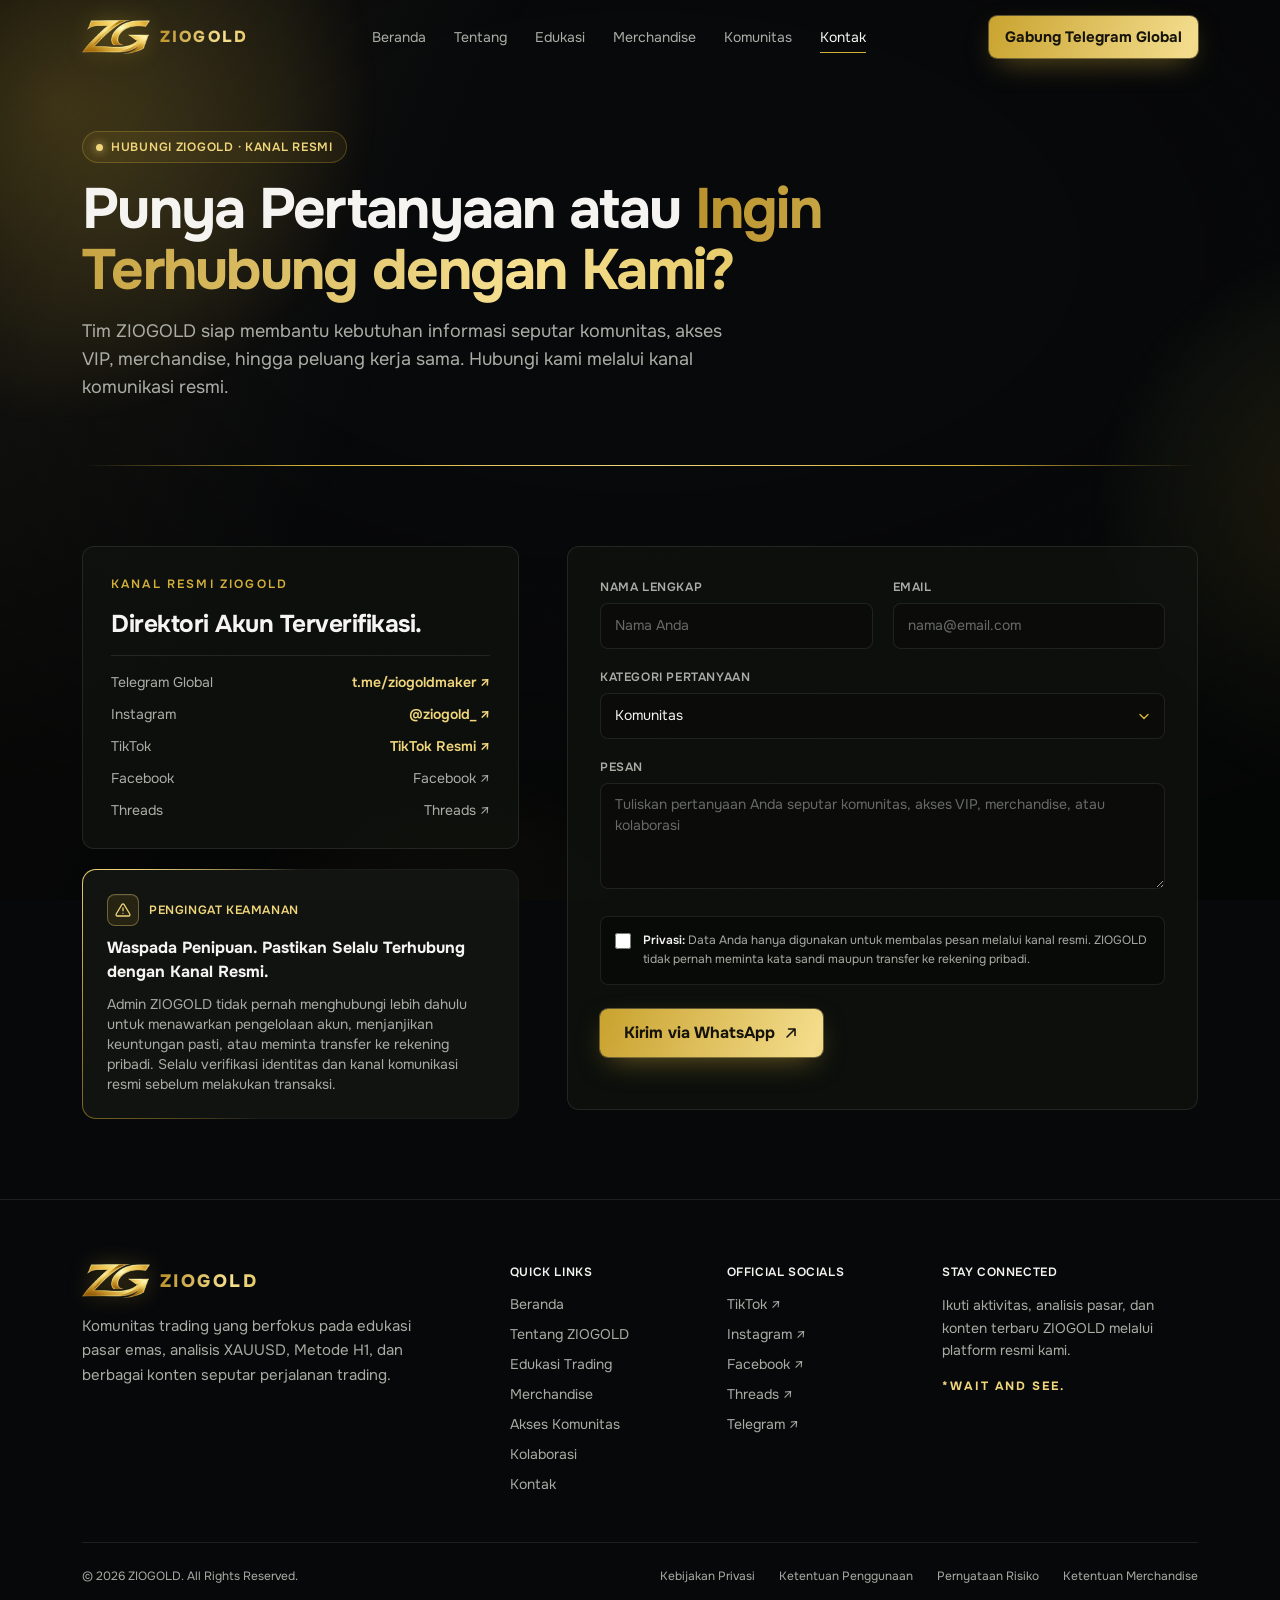
<file: contact/index.html>
<!DOCTYPE html>
<html lang="id">
<head>
  <meta charset="UTF-8" />
  <meta name="viewport" content="width=device-width, initial-scale=1.0" />
  <meta name="theme-color" content="#07080A" />
  <title>Kontak | ZIOGOLD</title>
  <meta name="description" content="Tim ZIOGOLD siap membantu kebutuhan informasi seputar komunitas, akses VIP, merchandise, hingga peluang kerja sama melalui kanal komunikasi resmi." />

  <link rel="canonical" href="https://ziogold.com/contact/" />
  <link rel="ard" type="application/json" href="/.well-known/ard.json" />

  <meta property="og:type" content="website" />
  <meta property="og:locale" content="id_ID" />
  <meta property="og:site_name" content="ZIOGOLD" />
  <meta property="og:title" content="Kontak | ZIOGOLD" />
  <meta property="og:description" content="Tim ZIOGOLD siap membantu kebutuhan informasi seputar komunitas, akses VIP, merchandise, hingga peluang kerja sama melalui kanal komunikasi resmi." />
  <meta property="og:url" content="https://ziogold.com/contact/" />
  <meta property="og:image" content="https://ziogold.com/assets/og-image.jpg" />
  <meta property="og:image:secure_url" content="https://ziogold.com/assets/og-image.jpg" />
  <meta property="og:image:type" content="image/jpeg" />
  <meta property="og:image:width" content="1200" />
  <meta property="og:image:height" content="630" />
  <meta property="og:image:alt" content="Logo ZG emas ZIOGOLD di atas latar hitam" />

  <meta name="twitter:card" content="summary_large_image" />
  <meta name="twitter:title" content="Kontak | ZIOGOLD" />
  <meta name="twitter:description" content="Tim ZIOGOLD siap membantu kebutuhan informasi seputar komunitas, akses VIP, merchandise, hingga peluang kerja sama melalui kanal komunikasi resmi." />
  <meta name="twitter:image" content="https://ziogold.com/assets/og-image.jpg" />

  <link rel="icon" href="../favicon.ico" sizes="48x48" />
  <link rel="icon" type="image/png" sizes="32x32" href="../assets/favicon-32x32.png" />
  <link rel="icon" type="image/png" sizes="16x16" href="../assets/favicon-16x16.png" />
  <link rel="apple-touch-icon" sizes="180x180" href="../assets/apple-touch-icon.png" />
  <link rel="manifest" href="../assets/site.webmanifest" />
  <script type="application/ld+json">{"@context":"https://schema.org","@type":"Organization","name":"ZIOGOLD","url":"https://ziogold.com/","logo":{"@type":"ImageObject","url":"https://ziogold.com/assets/android-chrome-512x512.png","width":512,"height":512}}</script>

  <script>document.documentElement.classList.add('js');</script>

  <link rel="preconnect" href="https://fonts.googleapis.com" />
  <link rel="preconnect" href="https://fonts.gstatic.com" crossorigin />
  <link rel="preconnect" href="https://i.ibb.co.com" crossorigin />
  <link href="https://fonts.googleapis.com/css2?family=Onest:wght@100..900&display=swap" rel="stylesheet" />

  <link rel="stylesheet" href="../assets/zio.css?v=52" />
</head>

<body id="top">
  <svg width="0" height="0" style="position:absolute;width:0;height:0;overflow:hidden;pointer-events:none" aria-hidden="true" focusable="false">
    <defs>
      <linearGradient id="zg-gold" x1="0" y1="0" x2="1" y2="1">
        <stop offset="0" stop-color="#8F7524" />
        <stop offset="0.35" stop-color="#F6E08F" />
        <stop offset="0.65" stop-color="#D4AF37" />
        <stop offset="1" stop-color="#8F7524" />
      </linearGradient>
      <symbol id="zg-mark" viewBox="0 0 124 80">
        <g transform="translate(6 0) skewX(-10)">
          <polygon points="22,10 74,10 74,21 36,55 76,55 76,66 12,66 12,55 52,21 22,21" fill="url(#zg-gold)" />
          <path d="M118 26C112 17 102 12 92 12C74 12 62 24 62 39C62 55 75 67 92 67C108 67 118 57 119 44H94" fill="none" stroke="url(#zg-gold)" stroke-width="10" stroke-linejoin="miter" />
          <polygon points="94,55 119,44 112,64 96,70" fill="url(#zg-gold)" opacity="0.9" />
        </g>
      </symbol>
      <filter id="hero-gold-tone" color-interpolation-filters="sRGB" x="-6%" y="-6%" width="112%" height="112%">
        <feComponentTransfer result="toned">
          <feFuncR type="table" tableValues="0.000 0.082 0.192 0.312 0.438 0.566 0.690 0.800 0.890" />
          <feFuncG type="table" tableValues="0.000 0.079 0.182 0.292 0.408 0.526 0.642 0.748 0.838" />
          <feFuncB type="table" tableValues="0.000 0.072 0.162 0.258 0.358 0.460 0.560 0.652 0.735" />
        </feComponentTransfer>
        <feColorMatrix in="toned" type="saturate" values="0.84" />
      </filter>
    </defs>
  </svg>

  <div class="bg-stage" aria-hidden="true">
    <div class="aurora"><span class="a1"></span><span class="a2"></span><span class="a3"></span></div>
    <div class="sweep"></div>
    <div class="vignette"></div>
  </div>
  <div class="grain" aria-hidden="true"></div>
  <div class="scroll-progress" id="scroll-progress" aria-hidden="true"></div>

  <header class="site-header" id="site-header">
    <div class="zio-container h-[68px] lg:h-[74px] flex items-center justify-between gap-3">

      <a href="../" class="inline-flex items-center gap-2.5 py-1.5 shrink-0" aria-label="Beranda ZIOGOLD">
        <img class="logo-img" src="../assets/zg-logo.webp" alt="" width="330" height="166" decoding="async" aria-hidden="true" />
        <span class="wordmark gold-text text-sm sm:text-base">ZIOGOLD</span>
      </a>

      <nav aria-label="Navigasi utama" class="hidden lg:flex items-center gap-5 xl:gap-7 text-sm text-[color:var(--muted)]">
        <a href="../" class="nav-link">Beranda</a>
        <a href="../about/" class="nav-link">Tentang</a>
        <a href="../education/" class="nav-link">Edukasi</a>
        <a href="../merchandise/" class="nav-link">Merchandise</a>
        <a href="../#akses-komunitas" class="nav-link">Komunitas</a>
        <a href="../contact/" aria-current="true" class="nav-link">Kontak</a>
      </nav>

      <div class="flex items-center gap-2">
        <span class="hidden lg:inline-flex">
          <a href="https://t.me/ziogoldmaker" target="_blank" rel="noopener noreferrer"
             data-cta-link="telegram" data-cta-location="navbar" class="btn btn-gold btn-sm">
            Gabung Telegram Global
          </a>
        </span>

        <button id="mobile-menu-btn" type="button"
                class="lg:hidden inline-flex items-center justify-center w-11 h-11 rounded-lg border border-[color:var(--border)] text-[color:var(--text)] hover:border-[color:var(--border-gold)] transition-colors"
                aria-expanded="false" aria-controls="mobile-menu-panel" aria-label="Buka menu navigasi">
          <svg id="menu-icon-open" class="w-5 h-5" viewBox="0 0 24 24" fill="none" stroke="currentColor" stroke-width="1.8" aria-hidden="true"><path d="M4 7h16M4 12h16M4 17h16" stroke-linecap="round"/></svg>
          <svg id="menu-icon-close" class="w-5 h-5 hidden" viewBox="0 0 24 24" fill="none" stroke="currentColor" stroke-width="1.8" aria-hidden="true"><path d="M6 6l12 12M18 6L6 18" stroke-linecap="round"/></svg>
        </button>
      </div>
    </div>

    <div id="mobile-menu-panel" class="hidden lg:hidden border-t border-[color:var(--border)] bg-[#090B09]">
      <nav aria-label="Navigasi mobile" class="zio-container py-4 flex flex-col gap-1 text-base">
        <a href="../" class="mobile-nav-link py-2.5 px-2 rounded hover:bg-white/5">Beranda</a>
        <a href="../about/" class="mobile-nav-link py-2.5 px-2 rounded hover:bg-white/5">Tentang</a>
        <a href="../education/" class="mobile-nav-link py-2.5 px-2 rounded hover:bg-white/5">Edukasi</a>
        <a href="../merchandise/" class="mobile-nav-link py-2.5 px-2 rounded hover:bg-white/5">Merchandise</a>
        <a href="../#akses-komunitas" class="mobile-nav-link py-2.5 px-2 rounded hover:bg-white/5">Komunitas</a>
        <a href="../#kolaborasi" class="mobile-nav-link py-2.5 px-2 rounded hover:bg-white/5">Kolaborasi</a>
        <a href="../contact/" aria-current="true" class="mobile-nav-link py-2.5 px-2 rounded hover:bg-white/5">Kontak</a>
        <div class="pt-3 mt-2 border-t border-[color:var(--border)]">
          <a href="https://t.me/ziogoldmaker" target="_blank" rel="noopener noreferrer"
             data-cta-link="telegram" data-cta-location="navbar-mobile" class="mobile-nav-cta btn btn-gold w-full">
            Gabung Telegram Global
            <svg class="w-4 h-4" viewBox="0 0 20 20" fill="none" stroke="currentColor" stroke-width="2" aria-hidden="true"><path d="M5 15L15 5M7 5h8v8" stroke-linecap="round" stroke-linejoin="round"/></svg>
          </a>
        </div>
      </nav>
    </div>
  </header>

  <main>
    <section class="relative pt-8 pb-12 sm:pt-14 sm:pb-16">
      <div class="zio-container">
        <div class="max-w-3xl">
          <div class="mb-4 reveal is-visible">
            <span class="hero-badge">
              <span class="live-dot" aria-hidden="true"></span>
              <span>HUBUNGI ZIOGOLD · KANAL RESMI</span>
            </span>
          </div>
          <h1 class="h1 mb-4 reveal is-visible" style="--d:80ms">
            Punya Pertanyaan atau <span class="gold-text">Ingin Terhubung dengan Kami?</span>
          </h1>
          <p class="text-base sm:text-lg text-[color:var(--muted)] leading-relaxed max-w-2xl reveal is-visible" style="--d:160ms">
            Tim ZIOGOLD siap membantu kebutuhan informasi seputar komunitas, akses VIP, merchandise, hingga peluang kerja sama. Hubungi kami melalui kanal komunikasi resmi.
          </p>
        </div>
      </div>
    </section>

    <div class="zio-container"><div class="hairline" data-hairline></div></div>

    <section id="formulir-kontak" class="py-16 sm:py-20">
      <div class="zio-container">
        <div class="grid grid-cols-1 lg:grid-cols-12 gap-8 lg:gap-12 items-start">

          <div class="lg:col-span-5 space-y-5">
            <div class="panel spot px-4 py-6 sm:p-7 space-y-4" data-spot>
              <p class="eyebrow">KANAL RESMI ZIOGOLD</p>
              <h2 class="h3">Direktori Akun Terverifikasi.</h2>
              <ul class="space-y-3 text-sm border-t border-[color:var(--border)] pt-4">
                <li class="flex items-center justify-between gap-2">
                  <span class="text-[color:var(--muted)]">Telegram Global</span>
                  <a id="hero-cta" href="https://t.me/ziogoldmaker" target="_blank" rel="noopener noreferrer" data-cta-link="telegram" data-cta-location="contact-page-tg" class="text-[color:var(--gold-light)] font-semibold hover:text-white">t.me/ziogoldmaker ↗</a>
                </li>
                <li class="flex items-center justify-between gap-2">
                  <span class="text-[color:var(--muted)]">Instagram</span>
                  <a href="https://www.instagram.com/ziogold_/" target="_blank" rel="noopener noreferrer" data-cta-link="instagram" data-cta-location="contact-page-ig" class="text-[color:var(--gold-light)] font-semibold hover:text-white">@ziogold_ ↗</a>
                </li>
                <li class="flex items-center justify-between gap-2">
                  <span class="text-[color:var(--muted)]">TikTok</span>
                  <a href="https://vt.tiktok.com/ZSHW8mbw73KdU-eOZhW/" target="_blank" rel="noopener noreferrer" data-cta-link="tiktok" data-cta-location="contact-page-tt" class="text-[color:var(--gold-light)] font-semibold hover:text-white">TikTok Resmi ↗</a>
                </li>
                <li class="flex items-center justify-between gap-2">
                  <span class="text-[color:var(--muted)]">Facebook</span>
                  <a href="https://www.facebook.com/ziofxgolddd/" target="_blank" rel="noopener noreferrer" data-cta-link="facebook" data-cta-location="contact-page-fb" class="text-[color:var(--muted)] hover:text-[color:var(--gold-light)]">Facebook ↗</a>
                </li>
                <li class="flex items-center justify-between gap-2">
                  <span class="text-[color:var(--muted)]">Threads</span>
                  <a href="https://www.threads.com/@ziogold_" target="_blank" rel="noopener noreferrer" data-cta-link="threads" data-cta-location="contact-page-th" class="text-[color:var(--muted)] hover:text-[color:var(--gold-light)]">Threads ↗</a>
                </li>
              </ul>
            </div>

            <div class="glow-border px-4 py-5 sm:p-6 space-y-2.5 text-xs sm:text-sm text-[color:var(--muted)] leading-relaxed">
              <div class="flex items-center gap-2.5">
                <span class="security-warn-icon" aria-hidden="true">
                  <svg class="w-4 h-4" viewBox="0 0 24 24" fill="none" stroke="currentColor" stroke-width="1.9" stroke-linecap="round" stroke-linejoin="round"><path d="M10.29 3.86 1.82 18a2 2 0 0 0 1.71 3h16.94a2 2 0 0 0 1.71-3L13.71 3.86a2 2 0 0 0-3.42 0z"/><line x1="12" y1="9" x2="12" y2="13"/><line x1="12" y1="17" x2="12.01" y2="17"/></svg>
                </span>
                <p class="text-xs font-semibold uppercase tracking-wider text-[color:var(--gold-light)]">PENGINGAT KEAMANAN</p>
              </div>
              <h3 class="text-base font-bold text-[color:var(--text)]">Waspada Penipuan. Pastikan Selalu Terhubung dengan Kanal Resmi.</h3>
              <p>
                Admin ZIOGOLD tidak pernah menghubungi lebih dahulu untuk menawarkan pengelolaan akun, menjanjikan keuntungan pasti, atau meminta transfer ke rekening pribadi. Selalu verifikasi identitas dan kanal komunikasi resmi sebelum melakukan transaksi.
              </p>
            </div>
          </div>

          <div class="lg:col-span-7">
            <form id="page-contact-form" data-zio-contact-form class="panel spot px-4 py-6 sm:p-8 space-y-5" data-spot>
      <div class="grid grid-cols-1 sm:grid-cols-2 gap-4 sm:gap-5">
        <div>
          <label for="page-contact-form-name" class="block text-xs font-semibold uppercase tracking-wider text-[color:var(--muted)] mb-2">Nama Lengkap</label>
          <input id="page-contact-form-name" name="name" type="text" required autocomplete="name"
                 placeholder="Nama Anda"
                 class="zio-input" />
        </div>
        <div>
          <label for="page-contact-form-contact" class="block text-xs font-semibold uppercase tracking-wider text-[color:var(--muted)] mb-2">Email</label>
          <input id="page-contact-form-contact" name="contact" type="email" required autocomplete="email"
                 placeholder="nama@email.com"
                 class="zio-input" />
        </div>
      </div>

      <div>
        <label for="page-contact-form-category" class="block text-xs font-semibold uppercase tracking-wider text-[color:var(--muted)] mb-2">Kategori Pertanyaan</label>
        <select id="page-contact-form-category" name="category" class="zio-input">
          <option value="Komunitas">Komunitas</option>
          <option value="Akses VIP">Akses VIP</option>
          <option value="Merchandise">Merchandise</option>
          <option value="Kolaborasi">Kolaborasi</option>
          <option value="Pertanyaan Umum">Pertanyaan Umum</option>
        </select>
      </div>

      <div>
        <label for="page-contact-form-message" class="block text-xs font-semibold uppercase tracking-wider text-[color:var(--muted)] mb-2">Pesan</label>
        <textarea id="page-contact-form-message" name="message" rows="4" required
                  placeholder="Tuliskan pertanyaan Anda seputar komunitas, akses VIP, merchandise, atau kolaborasi"
                  class="zio-input resize-y"></textarea>
      </div>

      <div class="rounded-lg border border-[color:var(--border)] bg-black/30 p-3.5 text-xs text-[color:var(--muted)] leading-relaxed">
        <label class="flex items-start gap-3 cursor-pointer">
          <input type="checkbox" name="consent" required class="mt-0.5 accent-[#D4AF37] w-4 h-4 shrink-0" />
          <span>
            <strong class="text-[color:var(--text)] font-semibold">Privasi:</strong>
            Data Anda hanya digunakan untuk membalas pesan melalui kanal resmi. ZIOGOLD tidak pernah meminta kata sandi maupun transfer ke rekening pribadi.
          </span>
        </label>
      </div>

      <div class="flex flex-col sm:flex-row sm:items-center justify-between gap-3 pt-1">
        <button type="submit" class="btn btn-gold">
          Kirim via WhatsApp
          <svg class="w-4 h-4" viewBox="0 0 20 20" fill="none" stroke="currentColor" stroke-width="2" aria-hidden="true"><path d="M5 15L15 5M7 5h8v8" stroke-linecap="round" stroke-linejoin="round"/></svg>
        </button>
      </div>

      <div data-form-status aria-live="polite"></div>
    </form>
          </div>

        </div>
      </div>
    </section>
  </main>

  <footer id="site-footer" class="relative border-t border-[color:var(--border)] pt-14 sm:pt-16 pb-20 md:pb-12 overflow-hidden">
    <div class="zio-container relative">
      <div class="footer-grid">

        <div class="footer-col-brand">
          <a href="../" class="inline-flex items-center gap-2.5 mb-4">
            <img class="logo-img" src="../assets/zg-logo.webp" alt="" width="330" height="166" loading="lazy" decoding="async" aria-hidden="true" />
            <span class="wordmark gold-text text-lg">ZIOGOLD</span>
          </a>
          <p class="text-sm sm:text-[15px] text-[color:var(--muted)] leading-relaxed">
            Komunitas trading yang berfokus pada edukasi pasar emas, analisis XAUUSD, Metode H1, dan berbagai konten seputar perjalanan trading.
          </p>
        </div>

        <div class="footer-col-links">
          <p class="text-xs font-semibold uppercase tracking-wider mb-3.5 text-[color:var(--text)]">QUICK LINKS</p>
          <ul class="space-y-2.5 text-sm text-[color:var(--muted)]">
            <li><a href="../" class="hover:text-[color:var(--text)] transition-colors">Beranda</a></li>
            <li><a href="../about/" class="hover:text-[color:var(--text)] transition-colors">Tentang ZIOGOLD</a></li>
            <li><a href="../education/" class="hover:text-[color:var(--text)] transition-colors">Edukasi Trading</a></li>
            <li><a href="../merchandise/" class="hover:text-[color:var(--text)] transition-colors">Merchandise</a></li>
            <li><a href="../#akses-komunitas" class="hover:text-[color:var(--text)] transition-colors">Akses Komunitas</a></li>
            <li><a href="../#kolaborasi" class="hover:text-[color:var(--text)] transition-colors">Kolaborasi</a></li>
            <li><a href="../contact/" class="hover:text-[color:var(--text)] transition-colors">Kontak</a></li>
          </ul>
        </div>

        <div class="footer-col-socials">
          <p class="text-xs font-semibold uppercase tracking-wider mb-3.5 text-[color:var(--text)]">OFFICIAL SOCIALS</p>
          <ul class="space-y-2.5 text-sm text-[color:var(--muted)]">
            <li><a href="https://vt.tiktok.com/ZSHW8mbw73KdU-eOZhW/" target="_blank" rel="noopener noreferrer" data-cta-link="tiktok" data-cta-location="footer-tiktok" class="hover:text-[color:var(--gold-light)] transition-colors">TikTok ↗</a></li>
            <li><a href="https://www.instagram.com/ziogold_/" target="_blank" rel="noopener noreferrer" data-cta-link="instagram" data-cta-location="footer-instagram" class="hover:text-[color:var(--gold-light)] transition-colors">Instagram ↗</a></li>
            <li><a href="https://www.facebook.com/ziofxgolddd/" target="_blank" rel="noopener noreferrer" data-cta-link="facebook" data-cta-location="footer-facebook" class="hover:text-[color:var(--gold-light)] transition-colors">Facebook ↗</a></li>
            <li><a href="https://www.threads.com/@ziogold_" target="_blank" rel="noopener noreferrer" data-cta-link="threads" data-cta-location="footer-threads" class="hover:text-[color:var(--gold-light)] transition-colors">Threads ↗</a></li>
            <li><a href="https://t.me/ziogoldmaker" target="_blank" rel="noopener noreferrer" data-cta-link="telegram" data-cta-location="footer-telegram" class="hover:text-[color:var(--gold-light)] transition-colors">Telegram ↗</a></li>
          </ul>
        </div>

        <div class="footer-col-stay">
          <p class="text-xs font-semibold uppercase tracking-wider mb-3.5 text-[color:var(--text)]">STAY CONNECTED</p>
          <p class="text-sm text-[color:var(--muted)] leading-relaxed mb-4">
            Ikuti aktivitas, analisis pasar, dan konten terbaru ZIOGOLD melalui platform resmi kami.
          </p>
          <p class="text-xs font-bold tracking-[0.16em] uppercase text-[color:var(--gold-light)]">
            *WAIT AND SEE.
          </p>
        </div>

      </div>

      <div class="footer-bottom py-6 border-t border-[color:var(--border)] text-xs text-[color:var(--muted)] leading-relaxed">
        <p class="shrink-0">© <span id="current-year">2026</span> ZIOGOLD. All Rights Reserved.</p>
        <div class="flex flex-wrap items-center gap-x-4 lg:gap-x-6 gap-y-2">
          <a href="../legal/#privasi" class="hover:text-[color:var(--text)] transition-colors">Kebijakan Privasi</a>
          <a href="../legal/#ketentuan" class="hover:text-[color:var(--text)] transition-colors">Ketentuan Penggunaan</a>
          <a href="../legal/#risiko" class="hover:text-[color:var(--text)] transition-colors">Pernyataan Risiko</a>
          <a href="../legal/#merchandise" class="hover:text-[color:var(--text)] transition-colors">Ketentuan Merchandise</a>
        </div>
      </div>
    </div>
  </footer>

  <a id="sticky-cta" href="https://t.me/ziogoldmaker" target="_blank" rel="noopener noreferrer"
     data-cta-link="telegram" data-cta-location="sticky-mobile" class="sticky-cta btn btn-gold" tabindex="-1">
    Gabung Telegram Global
  </a>

  <script src="../assets/zio-registry.js?v=53"></script>
  <script src="../assets/zio.js?v=53"></script>
</body>
</html>
</file>
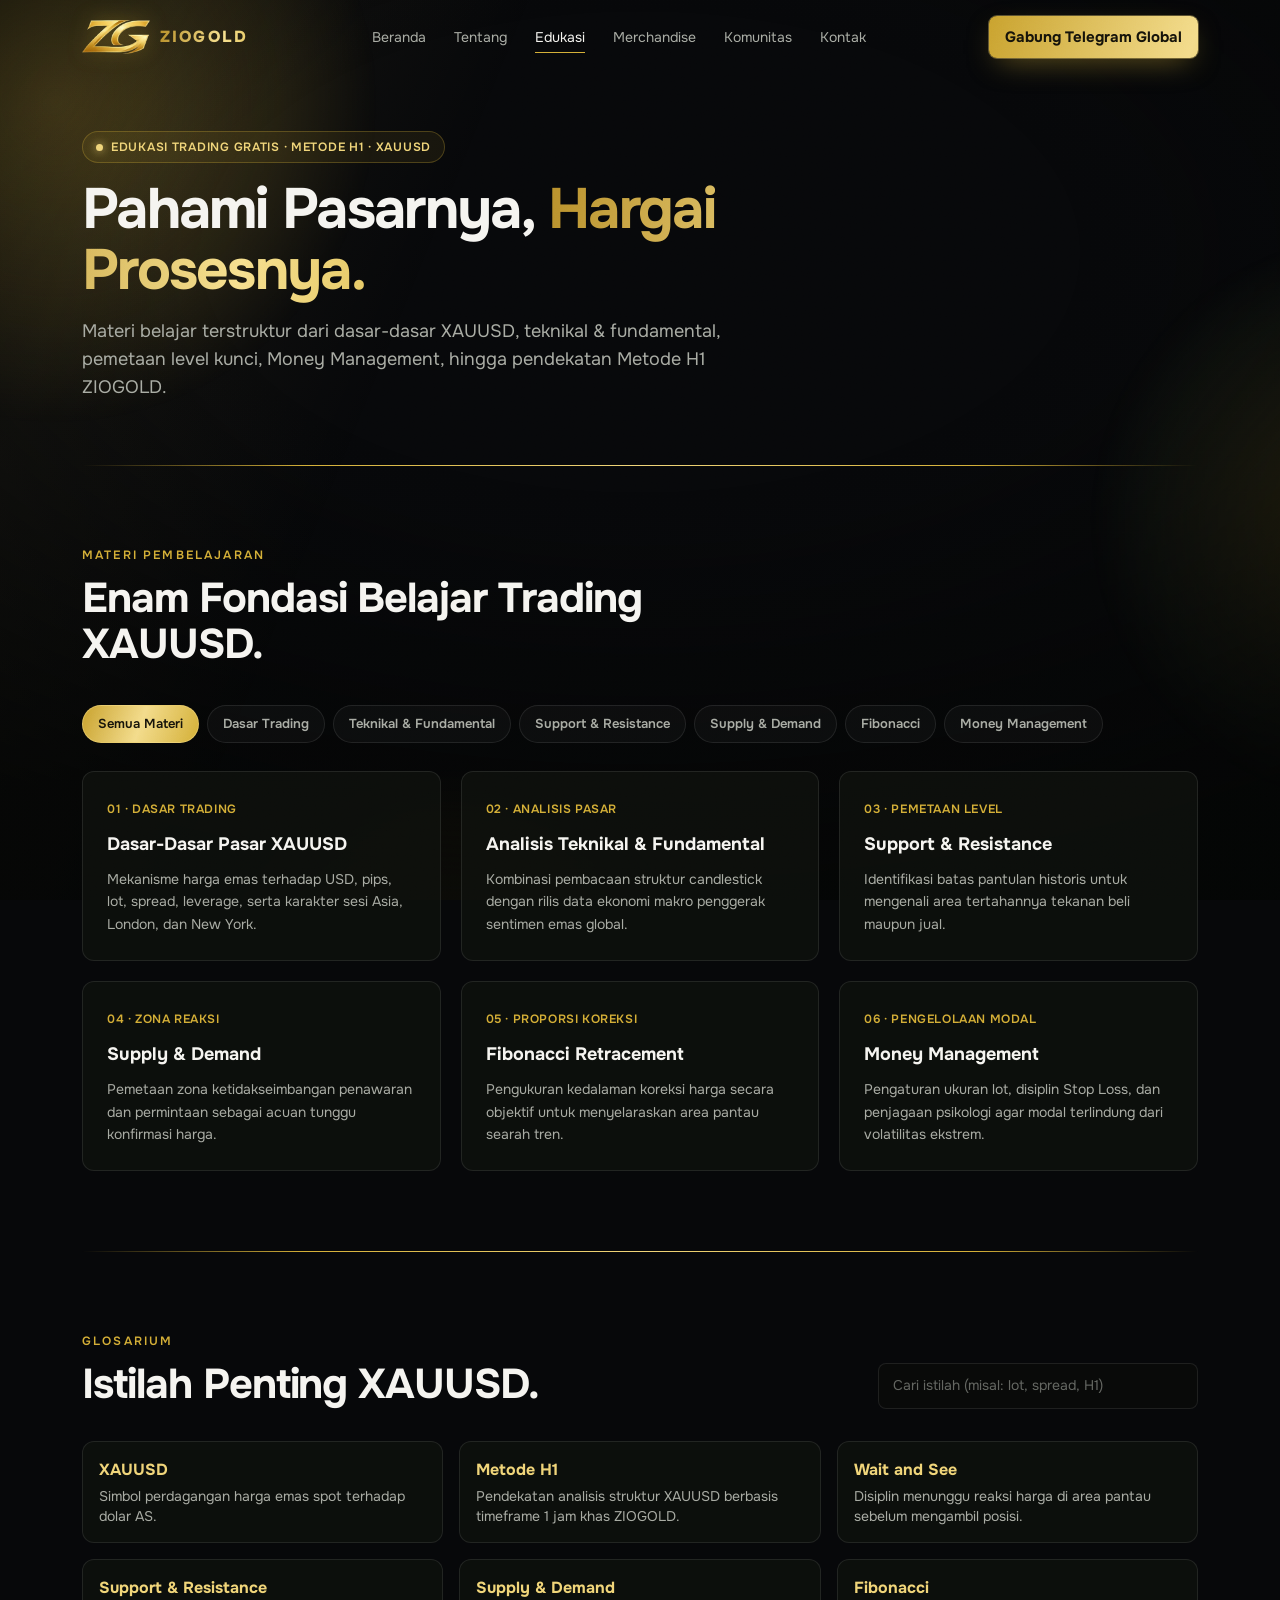
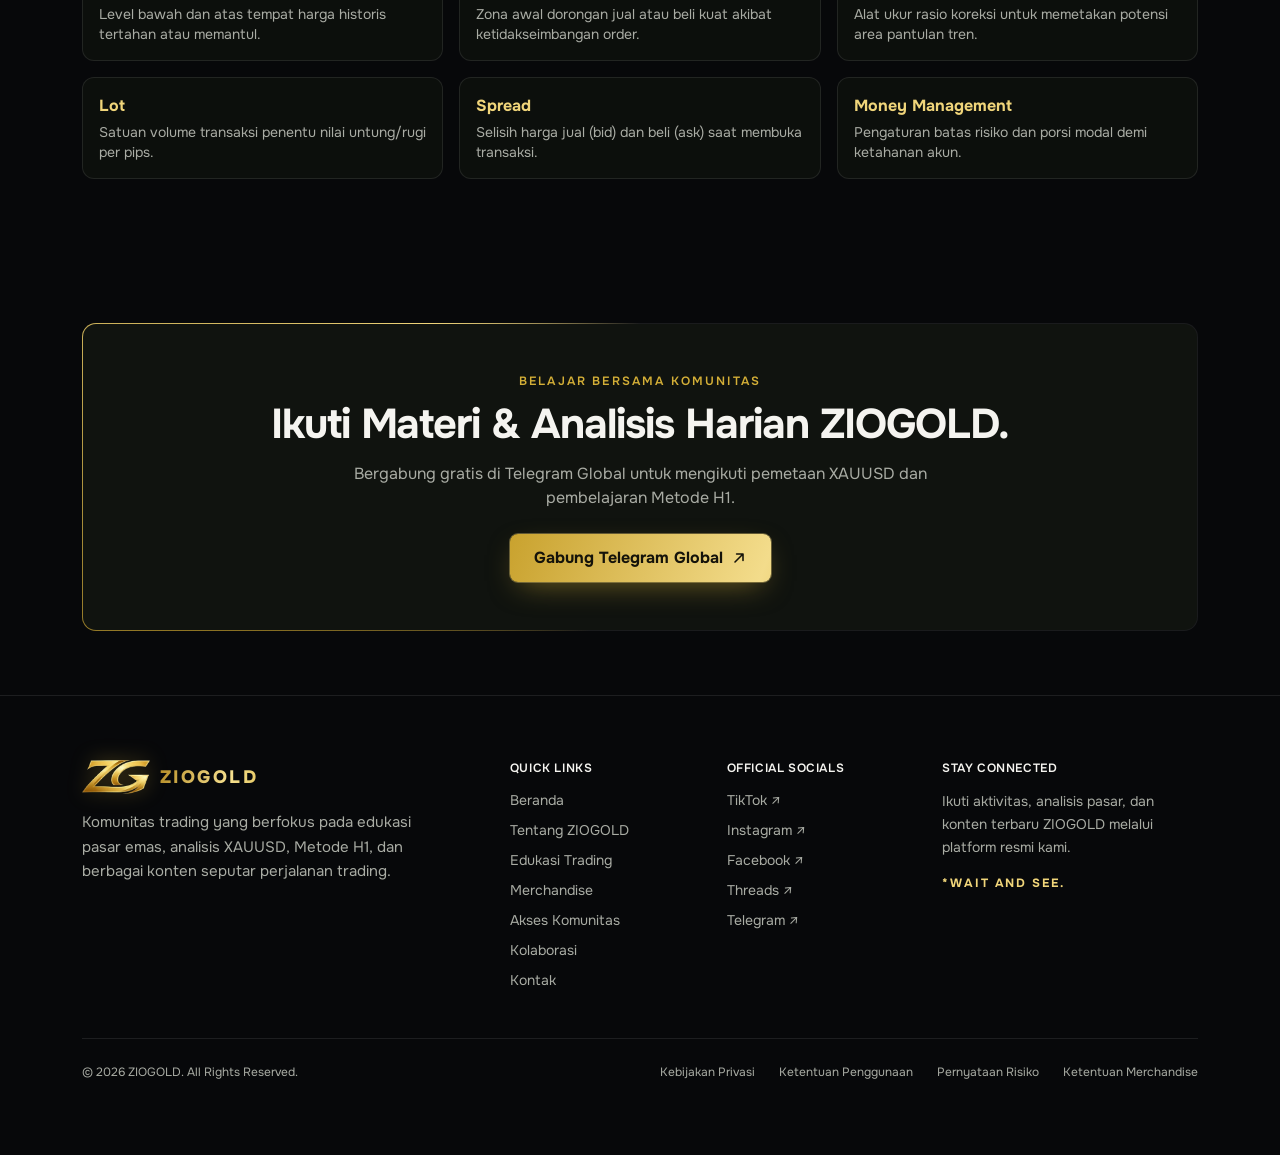
<file: education/index.html>
<!DOCTYPE html>
<html lang="id">
<head>
  <meta charset="UTF-8" />
  <meta name="viewport" content="width=device-width, initial-scale=1.0" />
  <meta name="theme-color" content="#07080A" />
  <title>Edukasi | ZIOGOLD</title>
  <meta name="description" content="Pelajari dasar-dasar trading XAUUSD, analisis teknikal dan fundamental, Support &amp; Resistance, Supply &amp; Demand, Fibonacci, Money Management, dan Metode H1." />

  <link rel="canonical" href="https://ziogold.com/education/" />
  <link rel="ard" type="application/json" href="/.well-known/ard.json" />

  <meta property="og:type" content="website" />
  <meta property="og:locale" content="id_ID" />
  <meta property="og:site_name" content="ZIOGOLD" />
  <meta property="og:title" content="Edukasi | ZIOGOLD" />
  <meta property="og:description" content="Pelajari dasar-dasar trading XAUUSD, analisis teknikal dan fundamental, Support &amp; Resistance, Supply &amp; Demand, Fibonacci, Money Management, dan Metode H1." />
  <meta property="og:url" content="https://ziogold.com/education/" />
  <meta property="og:image" content="https://ziogold.com/assets/og-image.jpg" />
  <meta property="og:image:secure_url" content="https://ziogold.com/assets/og-image.jpg" />
  <meta property="og:image:type" content="image/jpeg" />
  <meta property="og:image:width" content="1200" />
  <meta property="og:image:height" content="630" />
  <meta property="og:image:alt" content="Logo ZG emas ZIOGOLD di atas latar hitam" />

  <meta name="twitter:card" content="summary_large_image" />
  <meta name="twitter:title" content="Edukasi | ZIOGOLD" />
  <meta name="twitter:description" content="Pelajari dasar-dasar trading XAUUSD, analisis teknikal dan fundamental, Support &amp; Resistance, Supply &amp; Demand, Fibonacci, Money Management, dan Metode H1." />
  <meta name="twitter:image" content="https://ziogold.com/assets/og-image.jpg" />

  <link rel="icon" href="../favicon.ico" sizes="48x48" />
  <link rel="icon" type="image/png" sizes="32x32" href="../assets/favicon-32x32.png" />
  <link rel="icon" type="image/png" sizes="16x16" href="../assets/favicon-16x16.png" />
  <link rel="apple-touch-icon" sizes="180x180" href="../assets/apple-touch-icon.png" />
  <link rel="manifest" href="../assets/site.webmanifest" />
  <script type="application/ld+json">{"@context":"https://schema.org","@type":"Organization","name":"ZIOGOLD","url":"https://ziogold.com/","logo":{"@type":"ImageObject","url":"https://ziogold.com/assets/android-chrome-512x512.png","width":512,"height":512}}</script>

  <script>document.documentElement.classList.add('js');</script>

  <link rel="preconnect" href="https://fonts.googleapis.com" />
  <link rel="preconnect" href="https://fonts.gstatic.com" crossorigin />
  <link rel="preconnect" href="https://i.ibb.co.com" crossorigin />
  <link href="https://fonts.googleapis.com/css2?family=Onest:wght@100..900&display=swap" rel="stylesheet" />

  <link rel="stylesheet" href="../assets/zio.css?v=52" />
</head>

<body id="top">
  <svg width="0" height="0" style="position:absolute;width:0;height:0;overflow:hidden;pointer-events:none" aria-hidden="true" focusable="false">
    <defs>
      <linearGradient id="zg-gold" x1="0" y1="0" x2="1" y2="1">
        <stop offset="0" stop-color="#8F7524" />
        <stop offset="0.35" stop-color="#F6E08F" />
        <stop offset="0.65" stop-color="#D4AF37" />
        <stop offset="1" stop-color="#8F7524" />
      </linearGradient>
      <symbol id="zg-mark" viewBox="0 0 124 80">
        <g transform="translate(6 0) skewX(-10)">
          <polygon points="22,10 74,10 74,21 36,55 76,55 76,66 12,66 12,55 52,21 22,21" fill="url(#zg-gold)" />
          <path d="M118 26C112 17 102 12 92 12C74 12 62 24 62 39C62 55 75 67 92 67C108 67 118 57 119 44H94" fill="none" stroke="url(#zg-gold)" stroke-width="10" stroke-linejoin="miter" />
          <polygon points="94,55 119,44 112,64 96,70" fill="url(#zg-gold)" opacity="0.9" />
        </g>
      </symbol>
      <filter id="hero-gold-tone" color-interpolation-filters="sRGB" x="-6%" y="-6%" width="112%" height="112%">
        <feComponentTransfer result="toned">
          <feFuncR type="table" tableValues="0.000 0.082 0.192 0.312 0.438 0.566 0.690 0.800 0.890" />
          <feFuncG type="table" tableValues="0.000 0.079 0.182 0.292 0.408 0.526 0.642 0.748 0.838" />
          <feFuncB type="table" tableValues="0.000 0.072 0.162 0.258 0.358 0.460 0.560 0.652 0.735" />
        </feComponentTransfer>
        <feColorMatrix in="toned" type="saturate" values="0.84" />
      </filter>
    </defs>
  </svg>

  <div class="bg-stage" aria-hidden="true">
    <div class="aurora"><span class="a1"></span><span class="a2"></span><span class="a3"></span></div>
    <div class="sweep"></div>
    <div class="vignette"></div>
  </div>
  <div class="grain" aria-hidden="true"></div>
  <div class="scroll-progress" id="scroll-progress" aria-hidden="true"></div>

  <header class="site-header" id="site-header">
    <div class="zio-container h-[68px] lg:h-[74px] flex items-center justify-between gap-3">

      <a href="../" class="inline-flex items-center gap-2.5 py-1.5 shrink-0" aria-label="Beranda ZIOGOLD">
        <img class="logo-img" src="../assets/zg-logo.webp" alt="" width="330" height="166" decoding="async" aria-hidden="true" />
        <span class="wordmark gold-text text-sm sm:text-base">ZIOGOLD</span>
      </a>

      <nav aria-label="Navigasi utama" class="hidden lg:flex items-center gap-5 xl:gap-7 text-sm text-[color:var(--muted)]">
        <a href="../" class="nav-link">Beranda</a>
        <a href="../about/" class="nav-link">Tentang</a>
        <a href="../education/" aria-current="true" class="nav-link">Edukasi</a>
        <a href="../merchandise/" class="nav-link">Merchandise</a>
        <a href="../#akses-komunitas" class="nav-link">Komunitas</a>
        <a href="../contact/" class="nav-link">Kontak</a>
      </nav>

      <div class="flex items-center gap-2">
        <span class="hidden lg:inline-flex">
          <a href="https://t.me/ziogoldmaker" target="_blank" rel="noopener noreferrer"
             data-cta-link="telegram" data-cta-location="navbar" class="btn btn-gold btn-sm">
            Gabung Telegram Global
          </a>
        </span>

        <button id="mobile-menu-btn" type="button"
                class="lg:hidden inline-flex items-center justify-center w-11 h-11 rounded-lg border border-[color:var(--border)] text-[color:var(--text)] hover:border-[color:var(--border-gold)] transition-colors"
                aria-expanded="false" aria-controls="mobile-menu-panel" aria-label="Buka menu navigasi">
          <svg id="menu-icon-open" class="w-5 h-5" viewBox="0 0 24 24" fill="none" stroke="currentColor" stroke-width="1.8" aria-hidden="true"><path d="M4 7h16M4 12h16M4 17h16" stroke-linecap="round"/></svg>
          <svg id="menu-icon-close" class="w-5 h-5 hidden" viewBox="0 0 24 24" fill="none" stroke="currentColor" stroke-width="1.8" aria-hidden="true"><path d="M6 6l12 12M18 6L6 18" stroke-linecap="round"/></svg>
        </button>
      </div>
    </div>

    <div id="mobile-menu-panel" class="hidden lg:hidden border-t border-[color:var(--border)] bg-[#090B09]">
      <nav aria-label="Navigasi mobile" class="zio-container py-4 flex flex-col gap-1 text-base">
        <a href="../" class="mobile-nav-link py-2.5 px-2 rounded hover:bg-white/5">Beranda</a>
        <a href="../about/" class="mobile-nav-link py-2.5 px-2 rounded hover:bg-white/5">Tentang</a>
        <a href="../education/" aria-current="true" class="mobile-nav-link py-2.5 px-2 rounded hover:bg-white/5">Edukasi</a>
        <a href="../merchandise/" class="mobile-nav-link py-2.5 px-2 rounded hover:bg-white/5">Merchandise</a>
        <a href="../#akses-komunitas" class="mobile-nav-link py-2.5 px-2 rounded hover:bg-white/5">Komunitas</a>
        <a href="../#kolaborasi" class="mobile-nav-link py-2.5 px-2 rounded hover:bg-white/5">Kolaborasi</a>
        <a href="../contact/" class="mobile-nav-link py-2.5 px-2 rounded hover:bg-white/5">Kontak</a>
        <div class="pt-3 mt-2 border-t border-[color:var(--border)]">
          <a href="https://t.me/ziogoldmaker" target="_blank" rel="noopener noreferrer"
             data-cta-link="telegram" data-cta-location="navbar-mobile" class="mobile-nav-cta btn btn-gold w-full">
            Gabung Telegram Global
            <svg class="w-4 h-4" viewBox="0 0 20 20" fill="none" stroke="currentColor" stroke-width="2" aria-hidden="true"><path d="M5 15L15 5M7 5h8v8" stroke-linecap="round" stroke-linejoin="round"/></svg>
          </a>
        </div>
      </nav>
    </div>
  </header>

  <main>
    <section class="relative pt-8 pb-12 sm:pt-14 sm:pb-16">
      <div class="zio-container">
        <div class="max-w-3xl">
          <div class="mb-4 reveal is-visible">
            <span class="hero-badge">
              <span class="live-dot" aria-hidden="true"></span>
              <span>EDUKASI TRADING GRATIS · METODE H1 · XAUUSD</span>
            </span>
          </div>
          <h1 class="h1 mb-4 reveal is-visible" style="--d:80ms">
            Pahami Pasarnya, <span class="gold-text">Hargai Prosesnya.</span>
          </h1>
          <p class="text-base sm:text-lg text-[color:var(--muted)] leading-relaxed max-w-2xl reveal is-visible" style="--d:160ms">
            Materi belajar terstruktur dari dasar-dasar XAUUSD, teknikal &amp; fundamental, pemetaan level kunci, Money Management, hingga pendekatan Metode H1 ZIOGOLD.
          </p>
        </div>
      </div>
    </section>

    <div class="zio-container"><div class="hairline" data-hairline></div></div>

    <!-- KURIKULUM EDUKASI ZIOGOLD -->
    <section id="materi-edukasi" class="py-16 sm:py-20">
      <div class="zio-container">
        <div class="max-w-2xl mb-7 sm:mb-9">
          <p class="eyebrow mb-3 reveal">MATERI PEMBELAJARAN</p>
          <h2 class="h2 reveal" style="--d:80ms">Enam Fondasi Belajar Trading XAUUSD.</h2>
        </div>

        <div class="flex flex-wrap gap-2 mb-7" role="toolbar" aria-label="Filter materi edukasi">
          <button type="button" data-edu-filter="all" aria-pressed="true" class="pill-tab">Semua Materi</button>
          <button type="button" data-edu-filter="dasar" aria-pressed="false" class="pill-tab">Dasar Trading</button>
          <button type="button" data-edu-filter="analisis" aria-pressed="false" class="pill-tab">Teknikal &amp; Fundamental</button>
          <button type="button" data-edu-filter="snr" aria-pressed="false" class="pill-tab">Support &amp; Resistance</button>
          <button type="button" data-edu-filter="snd" aria-pressed="false" class="pill-tab">Supply &amp; Demand</button>
          <button type="button" data-edu-filter="fibonacci" aria-pressed="false" class="pill-tab">Fibonacci</button>
          <button type="button" data-edu-filter="mm" aria-pressed="false" class="pill-tab">Money Management</button>
        </div>

        <div class="grid grid-cols-1 md:grid-cols-2 lg:grid-cols-3 gap-4 sm:gap-5">
          <article data-edu-cat="dasar" class="panel spot px-4 py-5 sm:p-6 space-y-2.5" data-spot>
            <span class="text-xs uppercase tracking-wider font-semibold text-[color:var(--gold)]">01 · Dasar Trading</span>
            <h3 class="text-lg font-bold">Dasar-Dasar Pasar XAUUSD</h3>
            <p class="text-sm text-[color:var(--muted)] leading-relaxed">
              Mekanisme harga emas terhadap USD, pips, lot, spread, leverage, serta karakter sesi Asia, London, dan New York.
            </p>
          </article>

          <article data-edu-cat="analisis" class="panel spot px-4 py-5 sm:p-6 space-y-2.5" data-spot>
            <span class="text-xs uppercase tracking-wider font-semibold text-[color:var(--gold)]">02 · Analisis Pasar</span>
            <h3 class="text-lg font-bold">Analisis Teknikal &amp; Fundamental</h3>
            <p class="text-sm text-[color:var(--muted)] leading-relaxed">
              Kombinasi pembacaan struktur candlestick dengan rilis data ekonomi makro penggerak sentimen emas global.
            </p>
          </article>

          <article data-edu-cat="snr" class="panel spot px-4 py-5 sm:p-6 space-y-2.5" data-spot>
            <span class="text-xs uppercase tracking-wider font-semibold text-[color:var(--gold)]">03 · Pemetaan Level</span>
            <h3 class="text-lg font-bold">Support &amp; Resistance</h3>
            <p class="text-sm text-[color:var(--muted)] leading-relaxed">
              Identifikasi batas pantulan historis untuk mengenali area tertahannya tekanan beli maupun jual.
            </p>
          </article>

          <article data-edu-cat="snd" class="panel spot px-4 py-5 sm:p-6 space-y-2.5" data-spot>
            <span class="text-xs uppercase tracking-wider font-semibold text-[color:var(--gold)]">04 · Zona Reaksi</span>
            <h3 class="text-lg font-bold">Supply &amp; Demand</h3>
            <p class="text-sm text-[color:var(--muted)] leading-relaxed">
              Pemetaan zona ketidakseimbangan penawaran dan permintaan sebagai acuan tunggu konfirmasi harga.
            </p>
          </article>

          <article data-edu-cat="fibonacci" class="panel spot px-4 py-5 sm:p-6 space-y-2.5" data-spot>
            <span class="text-xs uppercase tracking-wider font-semibold text-[color:var(--gold)]">05 · Proporsi Koreksi</span>
            <h3 class="text-lg font-bold">Fibonacci Retracement</h3>
            <p class="text-sm text-[color:var(--muted)] leading-relaxed">
              Pengukuran kedalaman koreksi harga secara objektif untuk menyelaraskan area pantau searah tren.
            </p>
          </article>

          <article data-edu-cat="mm" class="panel spot px-4 py-5 sm:p-6 space-y-2.5" data-spot>
            <span class="text-xs uppercase tracking-wider font-semibold text-[color:var(--gold)]">06 · Pengelolaan Modal</span>
            <h3 class="text-lg font-bold">Money Management</h3>
            <p class="text-sm text-[color:var(--muted)] leading-relaxed">
              Pengaturan ukuran lot, disiplin Stop Loss, dan penjagaan psikologi agar modal terlindung dari volatilitas ekstrem.
            </p>
          </article>
        </div>
      </div>
    </section>

    <div class="zio-container"><div class="hairline" data-hairline></div></div>

    <!-- KAMUS ISTILAH TRADING -->
    <section id="kamus-trading" class="py-16 sm:py-20">
      <div class="zio-container">
        <div class="flex flex-col md:flex-row md:items-end justify-between gap-4 mb-8">
          <div>
            <p class="eyebrow mb-3 reveal">GLOSARIUM</p>
            <h2 class="h2 reveal" style="--d:80ms">Istilah Penting XAUUSD.</h2>
          </div>
          <div class="w-full md:w-80">
            <label for="glossary-search" class="sr-only">Cari istilah trading</label>
            <input id="glossary-search" type="search" placeholder="Cari istilah (misal: lot, spread, H1)" class="zio-input" />
          </div>
        </div>

        <div class="grid grid-cols-1 sm:grid-cols-2 lg:grid-cols-3 gap-4">
          <div data-glossary-term="XAUUSD Emas Spot Gold" class="panel px-4 py-4 space-y-1">
            <h3 class="text-base font-bold text-[color:var(--gold-light)]">XAUUSD</h3>
            <p class="text-xs sm:text-sm text-[color:var(--muted)] leading-relaxed">Simbol perdagangan harga emas spot terhadap dolar AS.</p>
          </div>
          <div data-glossary-term="Metode H1 Timeframe Satu Jam" class="panel px-4 py-4 space-y-1">
            <h3 class="text-base font-bold text-[color:var(--gold-light)]">Metode H1</h3>
            <p class="text-xs sm:text-sm text-[color:var(--muted)] leading-relaxed">Pendekatan analisis struktur XAUUSD berbasis timeframe 1 jam khas ZIOGOLD.</p>
          </div>
          <div data-glossary-term="Wait and See Konfirmasi Sabar" class="panel px-4 py-4 space-y-1">
            <h3 class="text-base font-bold text-[color:var(--gold-light)]">Wait and See</h3>
            <p class="text-xs sm:text-sm text-[color:var(--muted)] leading-relaxed">Disiplin menunggu reaksi harga di area pantau sebelum mengambil posisi.</p>
          </div>
          <div data-glossary-term="Support Resistance Batas Harga" class="panel px-4 py-4 space-y-1">
            <h3 class="text-base font-bold text-[color:var(--gold-light)]">Support &amp; Resistance</h3>
            <p class="text-xs sm:text-sm text-[color:var(--muted)] leading-relaxed">Level bawah dan atas tempat harga historis tertahan atau memantul.</p>
          </div>
          <div data-glossary-term="Supply Demand Zona" class="panel px-4 py-4 space-y-1">
            <h3 class="text-base font-bold text-[color:var(--gold-light)]">Supply &amp; Demand</h3>
            <p class="text-xs sm:text-sm text-[color:var(--muted)] leading-relaxed">Zona awal dorongan jual atau beli kuat akibat ketidakseimbangan order.</p>
          </div>
          <div data-glossary-term="Fibonacci Retracement Rasio" class="panel px-4 py-4 space-y-1">
            <h3 class="text-base font-bold text-[color:var(--gold-light)]">Fibonacci</h3>
            <p class="text-xs sm:text-sm text-[color:var(--muted)] leading-relaxed">Alat ukur rasio koreksi untuk memetakan potensi area pantulan tren.</p>
          </div>
          <div data-glossary-term="Lot Volume Transaksi" class="panel px-4 py-4 space-y-1">
            <h3 class="text-base font-bold text-[color:var(--gold-light)]">Lot</h3>
            <p class="text-xs sm:text-sm text-[color:var(--muted)] leading-relaxed">Satuan volume transaksi penentu nilai untung/rugi per pips.</p>
          </div>
          <div data-glossary-term="Spread Selisih Bid Ask" class="panel px-4 py-4 space-y-1">
            <h3 class="text-base font-bold text-[color:var(--gold-light)]">Spread</h3>
            <p class="text-xs sm:text-sm text-[color:var(--muted)] leading-relaxed">Selisih harga jual (bid) dan beli (ask) saat membuka transaksi.</p>
          </div>
          <div data-glossary-term="Money Management Risiko Modal Stop Loss" class="panel px-4 py-4 space-y-1">
            <h3 class="text-base font-bold text-[color:var(--gold-light)]">Money Management</h3>
            <p class="text-xs sm:text-sm text-[color:var(--muted)] leading-relaxed">Pengaturan batas risiko dan porsi modal demi ketahanan akun.</p>
          </div>
        </div>
        <p id="glossary-empty" class="hidden text-sm text-[color:var(--muted)] mt-6">Istilah tidak ditemukan. Silakan coba kata kunci lain.</p>
      </div>
    </section>

    <section id="final-cta" class="py-12 sm:py-16">
      <div class="zio-container">
        <div class="glow-border spot px-4 py-8 sm:p-12 text-center reveal" data-spot>
          <p class="eyebrow mb-3">BELAJAR BERSAMA KOMUNITAS</p>
          <h2 class="h2 mb-3.5">Ikuti Materi &amp; Analisis Harian ZIOGOLD.</h2>
          <p class="text-sm sm:text-base text-[color:var(--muted)] max-w-xl mx-auto mb-6 leading-relaxed">
            Bergabung gratis di Telegram Global untuk mengikuti pemetaan XAUUSD dan pembelajaran Metode H1.
          </p>
          <a id="hero-cta" href="https://t.me/ziogoldmaker" target="_blank" rel="noopener noreferrer"
             data-cta-link="telegram" data-cta-location="education-bottom-cta" class="btn btn-gold">
            Gabung Telegram Global
            <svg class="w-4 h-4" viewBox="0 0 20 20" fill="none" stroke="currentColor" stroke-width="2" aria-hidden="true"><path d="M5 15L15 5M7 5h8v8" stroke-linecap="round" stroke-linejoin="round"/></svg>
          </a>
        </div>
      </div>
    </section>
  </main>

  <footer id="site-footer" class="relative border-t border-[color:var(--border)] pt-14 sm:pt-16 pb-20 md:pb-12 overflow-hidden">
    <div class="zio-container relative">
      <div class="footer-grid">

        <div class="footer-col-brand">
          <a href="../" class="inline-flex items-center gap-2.5 mb-4">
            <img class="logo-img" src="../assets/zg-logo.webp" alt="" width="330" height="166" loading="lazy" decoding="async" aria-hidden="true" />
            <span class="wordmark gold-text text-lg">ZIOGOLD</span>
          </a>
          <p class="text-sm sm:text-[15px] text-[color:var(--muted)] leading-relaxed">
            Komunitas trading yang berfokus pada edukasi pasar emas, analisis XAUUSD, Metode H1, dan berbagai konten seputar perjalanan trading.
          </p>
        </div>

        <div class="footer-col-links">
          <p class="text-xs font-semibold uppercase tracking-wider mb-3.5 text-[color:var(--text)]">QUICK LINKS</p>
          <ul class="space-y-2.5 text-sm text-[color:var(--muted)]">
            <li><a href="../" class="hover:text-[color:var(--text)] transition-colors">Beranda</a></li>
            <li><a href="../about/" class="hover:text-[color:var(--text)] transition-colors">Tentang ZIOGOLD</a></li>
            <li><a href="../education/" class="hover:text-[color:var(--text)] transition-colors">Edukasi Trading</a></li>
            <li><a href="../merchandise/" class="hover:text-[color:var(--text)] transition-colors">Merchandise</a></li>
            <li><a href="../#akses-komunitas" class="hover:text-[color:var(--text)] transition-colors">Akses Komunitas</a></li>
            <li><a href="../#kolaborasi" class="hover:text-[color:var(--text)] transition-colors">Kolaborasi</a></li>
            <li><a href="../contact/" class="hover:text-[color:var(--text)] transition-colors">Kontak</a></li>
          </ul>
        </div>

        <div class="footer-col-socials">
          <p class="text-xs font-semibold uppercase tracking-wider mb-3.5 text-[color:var(--text)]">OFFICIAL SOCIALS</p>
          <ul class="space-y-2.5 text-sm text-[color:var(--muted)]">
            <li><a href="https://vt.tiktok.com/ZSHW8mbw73KdU-eOZhW/" target="_blank" rel="noopener noreferrer" data-cta-link="tiktok" data-cta-location="footer-tiktok" class="hover:text-[color:var(--gold-light)] transition-colors">TikTok ↗</a></li>
            <li><a href="https://www.instagram.com/ziogold_/" target="_blank" rel="noopener noreferrer" data-cta-link="instagram" data-cta-location="footer-instagram" class="hover:text-[color:var(--gold-light)] transition-colors">Instagram ↗</a></li>
            <li><a href="https://www.facebook.com/ziofxgolddd/" target="_blank" rel="noopener noreferrer" data-cta-link="facebook" data-cta-location="footer-facebook" class="hover:text-[color:var(--gold-light)] transition-colors">Facebook ↗</a></li>
            <li><a href="https://www.threads.com/@ziogold_" target="_blank" rel="noopener noreferrer" data-cta-link="threads" data-cta-location="footer-threads" class="hover:text-[color:var(--gold-light)] transition-colors">Threads ↗</a></li>
            <li><a href="https://t.me/ziogoldmaker" target="_blank" rel="noopener noreferrer" data-cta-link="telegram" data-cta-location="footer-telegram" class="hover:text-[color:var(--gold-light)] transition-colors">Telegram ↗</a></li>
          </ul>
        </div>

        <div class="footer-col-stay">
          <p class="text-xs font-semibold uppercase tracking-wider mb-3.5 text-[color:var(--text)]">STAY CONNECTED</p>
          <p class="text-sm text-[color:var(--muted)] leading-relaxed mb-4">
            Ikuti aktivitas, analisis pasar, dan konten terbaru ZIOGOLD melalui platform resmi kami.
          </p>
          <p class="text-xs font-bold tracking-[0.16em] uppercase text-[color:var(--gold-light)]">
            *WAIT AND SEE.
          </p>
        </div>

      </div>

      <div class="footer-bottom py-6 border-t border-[color:var(--border)] text-xs text-[color:var(--muted)] leading-relaxed">
        <p class="shrink-0">© <span id="current-year">2026</span> ZIOGOLD. All Rights Reserved.</p>
        <div class="flex flex-wrap items-center gap-x-4 lg:gap-x-6 gap-y-2">
          <a href="../legal/#privasi" class="hover:text-[color:var(--text)] transition-colors">Kebijakan Privasi</a>
          <a href="../legal/#ketentuan" class="hover:text-[color:var(--text)] transition-colors">Ketentuan Penggunaan</a>
          <a href="../legal/#risiko" class="hover:text-[color:var(--text)] transition-colors">Pernyataan Risiko</a>
          <a href="../legal/#merchandise" class="hover:text-[color:var(--text)] transition-colors">Ketentuan Merchandise</a>
        </div>
      </div>
    </div>
  </footer>

  <a id="sticky-cta" href="https://t.me/ziogoldmaker" target="_blank" rel="noopener noreferrer"
     data-cta-link="telegram" data-cta-location="sticky-mobile" class="sticky-cta btn btn-gold" tabindex="-1">
    Gabung Telegram Global
  </a>

  <script src="../assets/zio-registry.js?v=53"></script>
  <script src="../assets/zio.js?v=52"></script>
</body>
</html>
</file>
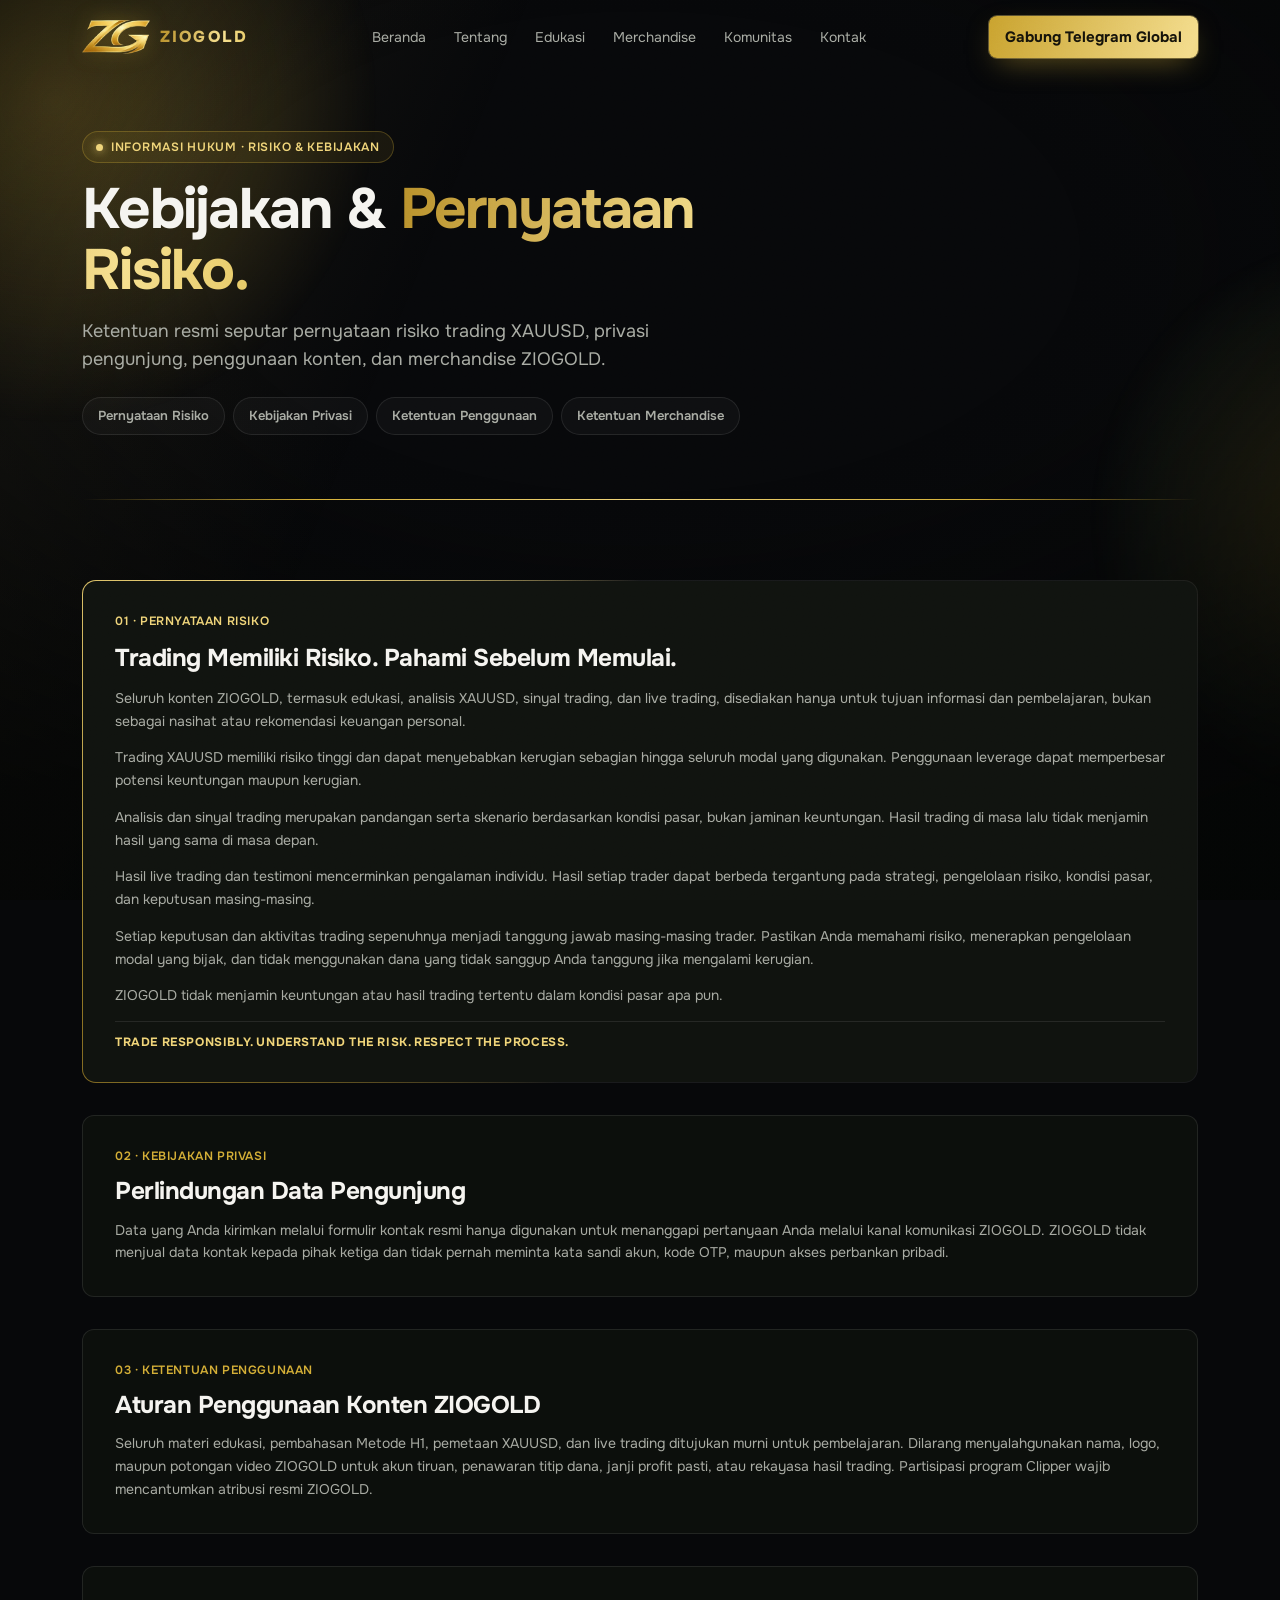
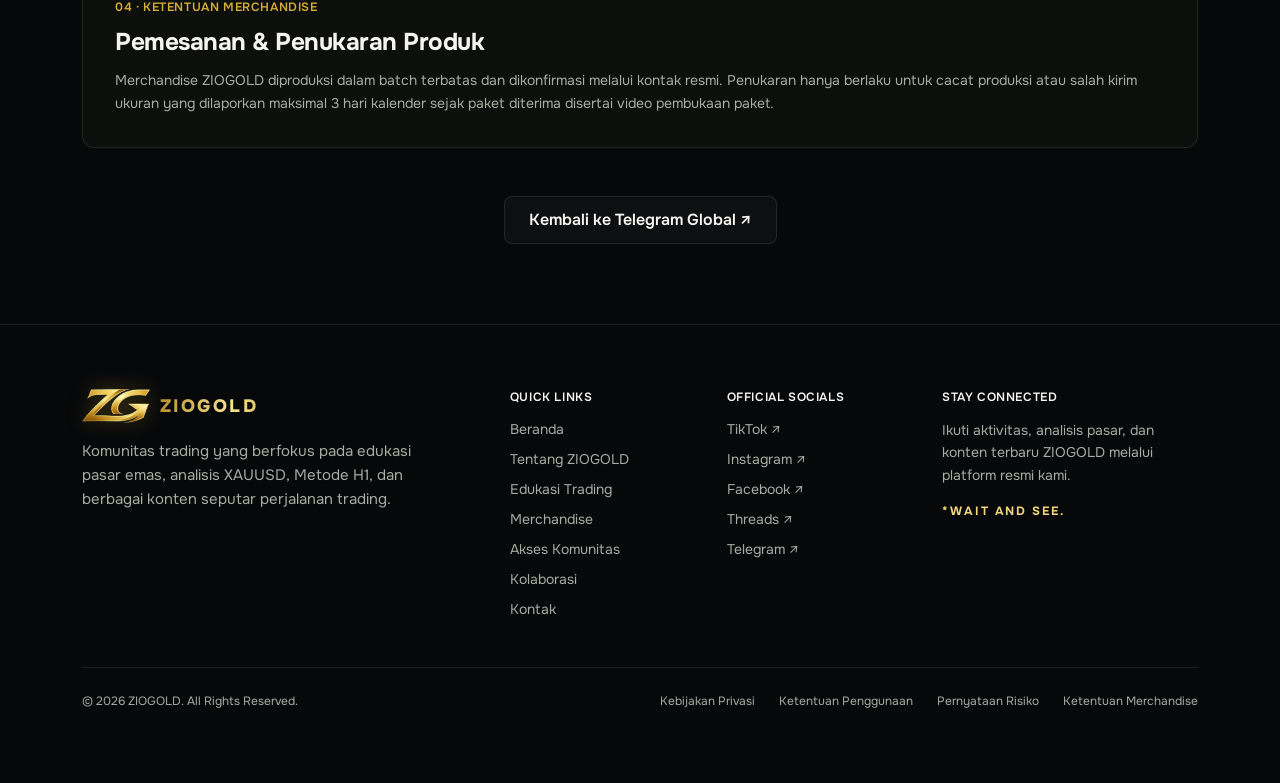
<file: legal/index.html>
<!DOCTYPE html>
<html lang="id">
<head>
  <meta charset="UTF-8" />
  <meta name="viewport" content="width=device-width, initial-scale=1.0" />
  <meta name="theme-color" content="#07080A" />
  <title>Legal | ZIOGOLD</title>
  <meta name="description" content="Pernyataan Risiko XAUUSD, Kebijakan Privasi, Ketentuan Penggunaan, dan Ketentuan Merchandise resmi ZIOGOLD." />

  <link rel="canonical" href="https://ziogold.com/legal/" />
  <link rel="ard" type="application/json" href="/.well-known/ard.json" />

  <meta property="og:type" content="website" />
  <meta property="og:locale" content="id_ID" />
  <meta property="og:site_name" content="ZIOGOLD" />
  <meta property="og:title" content="Legal | ZIOGOLD" />
  <meta property="og:description" content="Pernyataan Risiko XAUUSD, Kebijakan Privasi, Ketentuan Penggunaan, dan Ketentuan Merchandise resmi ZIOGOLD." />
  <meta property="og:url" content="https://ziogold.com/legal/" />
  <meta property="og:image" content="https://ziogold.com/assets/og-image.jpg" />
  <meta property="og:image:secure_url" content="https://ziogold.com/assets/og-image.jpg" />
  <meta property="og:image:type" content="image/jpeg" />
  <meta property="og:image:width" content="1200" />
  <meta property="og:image:height" content="630" />
  <meta property="og:image:alt" content="Logo ZG emas ZIOGOLD di atas latar hitam" />

  <meta name="twitter:card" content="summary_large_image" />
  <meta name="twitter:title" content="Legal | ZIOGOLD" />
  <meta name="twitter:description" content="Pernyataan Risiko XAUUSD, Kebijakan Privasi, Ketentuan Penggunaan, dan Ketentuan Merchandise resmi ZIOGOLD." />
  <meta name="twitter:image" content="https://ziogold.com/assets/og-image.jpg" />

  <link rel="icon" href="../favicon.ico" sizes="48x48" />
  <link rel="icon" type="image/png" sizes="32x32" href="../assets/favicon-32x32.png" />
  <link rel="icon" type="image/png" sizes="16x16" href="../assets/favicon-16x16.png" />
  <link rel="apple-touch-icon" sizes="180x180" href="../assets/apple-touch-icon.png" />
  <link rel="manifest" href="../assets/site.webmanifest" />
  <script type="application/ld+json">{"@context":"https://schema.org","@type":"Organization","name":"ZIOGOLD","url":"https://ziogold.com/","logo":{"@type":"ImageObject","url":"https://ziogold.com/assets/android-chrome-512x512.png","width":512,"height":512}}</script>

  <script>document.documentElement.classList.add('js');</script>

  <link rel="preconnect" href="https://fonts.googleapis.com" />
  <link rel="preconnect" href="https://fonts.gstatic.com" crossorigin />
  <link rel="preconnect" href="https://i.ibb.co.com" crossorigin />
  <link href="https://fonts.googleapis.com/css2?family=Onest:wght@100..900&display=swap" rel="stylesheet" />

  <link rel="stylesheet" href="../assets/zio.css?v=52" />
</head>

<body id="top">
  <svg width="0" height="0" style="position:absolute;width:0;height:0;overflow:hidden;pointer-events:none" aria-hidden="true" focusable="false">
    <defs>
      <linearGradient id="zg-gold" x1="0" y1="0" x2="1" y2="1">
        <stop offset="0" stop-color="#8F7524" />
        <stop offset="0.35" stop-color="#F6E08F" />
        <stop offset="0.65" stop-color="#D4AF37" />
        <stop offset="1" stop-color="#8F7524" />
      </linearGradient>
      <symbol id="zg-mark" viewBox="0 0 124 80">
        <g transform="translate(6 0) skewX(-10)">
          <polygon points="22,10 74,10 74,21 36,55 76,55 76,66 12,66 12,55 52,21 22,21" fill="url(#zg-gold)" />
          <path d="M118 26C112 17 102 12 92 12C74 12 62 24 62 39C62 55 75 67 92 67C108 67 118 57 119 44H94" fill="none" stroke="url(#zg-gold)" stroke-width="10" stroke-linejoin="miter" />
          <polygon points="94,55 119,44 112,64 96,70" fill="url(#zg-gold)" opacity="0.9" />
        </g>
      </symbol>
      <filter id="hero-gold-tone" color-interpolation-filters="sRGB" x="-6%" y="-6%" width="112%" height="112%">
        <feComponentTransfer result="toned">
          <feFuncR type="table" tableValues="0.000 0.082 0.192 0.312 0.438 0.566 0.690 0.800 0.890" />
          <feFuncG type="table" tableValues="0.000 0.079 0.182 0.292 0.408 0.526 0.642 0.748 0.838" />
          <feFuncB type="table" tableValues="0.000 0.072 0.162 0.258 0.358 0.460 0.560 0.652 0.735" />
        </feComponentTransfer>
        <feColorMatrix in="toned" type="saturate" values="0.84" />
      </filter>
    </defs>
  </svg>

  <div class="bg-stage" aria-hidden="true">
    <div class="aurora"><span class="a1"></span><span class="a2"></span><span class="a3"></span></div>
    <div class="sweep"></div>
    <div class="vignette"></div>
  </div>
  <div class="grain" aria-hidden="true"></div>
  <div class="scroll-progress" id="scroll-progress" aria-hidden="true"></div>

  <header class="site-header" id="site-header">
    <div class="zio-container h-[68px] lg:h-[74px] flex items-center justify-between gap-3">

      <a href="../" class="inline-flex items-center gap-2.5 py-1.5 shrink-0" aria-label="Beranda ZIOGOLD">
        <img class="logo-img" src="../assets/zg-logo.webp" alt="" width="330" height="166" decoding="async" aria-hidden="true" />
        <span class="wordmark gold-text text-sm sm:text-base">ZIOGOLD</span>
      </a>

      <nav aria-label="Navigasi utama" class="hidden lg:flex items-center gap-5 xl:gap-7 text-sm text-[color:var(--muted)]">
        <a href="../" class="nav-link">Beranda</a>
        <a href="../about/" class="nav-link">Tentang</a>
        <a href="../education/" class="nav-link">Edukasi</a>
        <a href="../merchandise/" class="nav-link">Merchandise</a>
        <a href="../#akses-komunitas" class="nav-link">Komunitas</a>
        <a href="../contact/" class="nav-link">Kontak</a>
      </nav>

      <div class="flex items-center gap-2">
        <span class="hidden lg:inline-flex">
          <a href="https://t.me/ziogoldmaker" target="_blank" rel="noopener noreferrer"
             data-cta-link="telegram" data-cta-location="navbar" class="btn btn-gold btn-sm">
            Gabung Telegram Global
          </a>
        </span>

        <button id="mobile-menu-btn" type="button"
                class="lg:hidden inline-flex items-center justify-center w-11 h-11 rounded-lg border border-[color:var(--border)] text-[color:var(--text)] hover:border-[color:var(--border-gold)] transition-colors"
                aria-expanded="false" aria-controls="mobile-menu-panel" aria-label="Buka menu navigasi">
          <svg id="menu-icon-open" class="w-5 h-5" viewBox="0 0 24 24" fill="none" stroke="currentColor" stroke-width="1.8" aria-hidden="true"><path d="M4 7h16M4 12h16M4 17h16" stroke-linecap="round"/></svg>
          <svg id="menu-icon-close" class="w-5 h-5 hidden" viewBox="0 0 24 24" fill="none" stroke="currentColor" stroke-width="1.8" aria-hidden="true"><path d="M6 6l12 12M18 6L6 18" stroke-linecap="round"/></svg>
        </button>
      </div>
    </div>

    <div id="mobile-menu-panel" class="hidden lg:hidden border-t border-[color:var(--border)] bg-[#090B09]">
      <nav aria-label="Navigasi mobile" class="zio-container py-4 flex flex-col gap-1 text-base">
        <a href="../" class="mobile-nav-link py-2.5 px-2 rounded hover:bg-white/5">Beranda</a>
        <a href="../about/" class="mobile-nav-link py-2.5 px-2 rounded hover:bg-white/5">Tentang</a>
        <a href="../education/" class="mobile-nav-link py-2.5 px-2 rounded hover:bg-white/5">Edukasi</a>
        <a href="../merchandise/" class="mobile-nav-link py-2.5 px-2 rounded hover:bg-white/5">Merchandise</a>
        <a href="../#akses-komunitas" class="mobile-nav-link py-2.5 px-2 rounded hover:bg-white/5">Komunitas</a>
        <a href="../#kolaborasi" class="mobile-nav-link py-2.5 px-2 rounded hover:bg-white/5">Kolaborasi</a>
        <a href="../contact/" class="mobile-nav-link py-2.5 px-2 rounded hover:bg-white/5">Kontak</a>
        <div class="pt-3 mt-2 border-t border-[color:var(--border)]">
          <a href="https://t.me/ziogoldmaker" target="_blank" rel="noopener noreferrer"
             data-cta-link="telegram" data-cta-location="navbar-mobile" class="mobile-nav-cta btn btn-gold w-full">
            Gabung Telegram Global
            <svg class="w-4 h-4" viewBox="0 0 20 20" fill="none" stroke="currentColor" stroke-width="2" aria-hidden="true"><path d="M5 15L15 5M7 5h8v8" stroke-linecap="round" stroke-linejoin="round"/></svg>
          </a>
        </div>
      </nav>
    </div>
  </header>

  <main>
    <section class="relative pt-8 pb-12 sm:pt-14 sm:pb-16">
      <div class="zio-container">
        <div class="max-w-3xl">
          <div class="mb-4 reveal is-visible">
            <span class="hero-badge">
              <span class="live-dot" aria-hidden="true"></span>
              <span>INFORMASI HUKUM · RISIKO &amp; KEBIJAKAN</span>
            </span>
          </div>
          <h1 class="h1 mb-4 reveal is-visible" style="--d:80ms">
            Kebijakan &amp; <span class="gold-text">Pernyataan Risiko.</span>
          </h1>
          <p class="text-base sm:text-lg text-[color:var(--muted)] leading-relaxed max-w-2xl reveal is-visible" style="--d:160ms">
            Ketentuan resmi seputar pernyataan risiko trading XAUUSD, privasi pengunjung, penggunaan konten, dan merchandise ZIOGOLD.
          </p>
          <div class="flex flex-wrap gap-2 mt-6">
            <a href="#risiko" class="pill-tab">Pernyataan Risiko</a>
            <a href="#privasi" class="pill-tab">Kebijakan Privasi</a>
            <a href="#ketentuan" class="pill-tab">Ketentuan Penggunaan</a>
            <a href="#merchandise" class="pill-tab">Ketentuan Merchandise</a>
          </div>
        </div>
      </div>
    </section>

    <div class="zio-container"><div class="hairline" data-hairline></div></div>

    <section class="py-14 sm:py-20">
      <div class="zio-container space-y-8">

        <!-- PERNYATAAN RISIKO (LENGKAP SESUAI KEPATUHAN) -->
        <article id="risiko" class="glow-border px-4 py-6 sm:p-8 space-y-3.5">
          <p class="text-xs uppercase tracking-wider font-semibold text-[color:var(--gold-light)]">01 · PERNYATAAN RISIKO</p>
          <h2 class="h3">Trading Memiliki Risiko. Pahami Sebelum Memulai.</h2>
          <p class="text-sm text-[color:var(--muted)] leading-relaxed">
            Seluruh konten ZIOGOLD, termasuk edukasi, analisis XAUUSD, sinyal trading, dan live trading, disediakan hanya untuk tujuan informasi dan pembelajaran, bukan sebagai nasihat atau rekomendasi keuangan personal.
          </p>
          <p class="text-sm text-[color:var(--muted)] leading-relaxed">
            Trading XAUUSD memiliki risiko tinggi dan dapat menyebabkan kerugian sebagian hingga seluruh modal yang digunakan. Penggunaan leverage dapat memperbesar potensi keuntungan maupun kerugian.
          </p>
          <p class="text-sm text-[color:var(--muted)] leading-relaxed">
            Analisis dan sinyal trading merupakan pandangan serta skenario berdasarkan kondisi pasar, bukan jaminan keuntungan. Hasil trading di masa lalu tidak menjamin hasil yang sama di masa depan.
          </p>
          <p class="text-sm text-[color:var(--muted)] leading-relaxed">
            Hasil live trading dan testimoni mencerminkan pengalaman individu. Hasil setiap trader dapat berbeda tergantung pada strategi, pengelolaan risiko, kondisi pasar, dan keputusan masing-masing.
          </p>
          <p class="text-sm text-[color:var(--muted)] leading-relaxed">
            Setiap keputusan dan aktivitas trading sepenuhnya menjadi tanggung jawab masing-masing trader. Pastikan Anda memahami risiko, menerapkan pengelolaan modal yang bijak, dan tidak menggunakan dana yang tidak sanggup Anda tanggung jika mengalami kerugian.
          </p>
          <p class="text-sm text-[color:var(--muted)] leading-relaxed">
            ZIOGOLD tidak menjamin keuntungan atau hasil trading tertentu dalam kondisi pasar apa pun.
          </p>
          <p class="pt-3 border-t border-[color:var(--border)] text-xs font-bold tracking-wider uppercase text-[color:var(--gold-light)]">
            TRADE RESPONSIBLY. UNDERSTAND THE RISK. RESPECT THE PROCESS.
          </p>
        </article>

        <!-- KEBIJAKAN PRIVASI -->
        <article id="privasi" class="panel px-4 py-6 sm:p-8 space-y-3">
          <p class="text-xs uppercase tracking-wider font-semibold text-[color:var(--gold)]">02 · KEBIJAKAN PRIVASI</p>
          <h2 class="h3">Perlindungan Data Pengunjung</h2>
          <p class="text-sm text-[color:var(--muted)] leading-relaxed">
            Data yang Anda kirimkan melalui formulir kontak resmi hanya digunakan untuk menanggapi pertanyaan Anda melalui kanal komunikasi ZIOGOLD. ZIOGOLD tidak menjual data kontak kepada pihak ketiga dan tidak pernah meminta kata sandi akun, kode OTP, maupun akses perbankan pribadi.
          </p>
        </article>

        <!-- KETENTUAN PENGGUNAAN -->
        <article id="ketentuan" class="panel px-4 py-6 sm:p-8 space-y-3">
          <p class="text-xs uppercase tracking-wider font-semibold text-[color:var(--gold)]">03 · KETENTUAN PENGGUNAAN</p>
          <h2 class="h3">Aturan Penggunaan Konten ZIOGOLD</h2>
          <p class="text-sm text-[color:var(--muted)] leading-relaxed">
            Seluruh materi edukasi, pembahasan Metode H1, pemetaan XAUUSD, dan live trading ditujukan murni untuk pembelajaran. Dilarang menyalahgunakan nama, logo, maupun potongan video ZIOGOLD untuk akun tiruan, penawaran titip dana, janji profit pasti, atau rekayasa hasil trading. Partisipasi program Clipper wajib mencantumkan atribusi resmi ZIOGOLD.
          </p>
        </article>

        <!-- KETENTUAN MERCHANDISE -->
        <article id="merchandise" class="panel px-4 py-6 sm:p-8 space-y-3">
          <p class="text-xs uppercase tracking-wider font-semibold text-[color:var(--gold)]">04 · KETENTUAN MERCHANDISE</p>
          <h2 class="h3">Pemesanan &amp; Penukaran Produk</h2>
          <p class="text-sm text-[color:var(--muted)] leading-relaxed">
            Merchandise ZIOGOLD diproduksi dalam batch terbatas dan dikonfirmasi melalui kontak resmi. Penukaran hanya berlaku untuk cacat produksi atau salah kirim ukuran yang dilaporkan maksimal 3 hari kalender sejak paket diterima disertai video pembukaan paket.
          </p>
        </article>

        <div class="text-center pt-4">
          <a id="hero-cta" href="https://t.me/ziogoldmaker" target="_blank" rel="noopener noreferrer"
             data-cta-link="telegram" data-cta-location="legal-cta" class="btn btn-ghost">
            Kembali ke Telegram Global ↗
          </a>
        </div>

      </div>
    </section>
  </main>

  <footer id="site-footer" class="relative border-t border-[color:var(--border)] pt-14 sm:pt-16 pb-20 md:pb-12 overflow-hidden">
    <div class="zio-container relative">
      <div class="footer-grid">

        <div class="footer-col-brand">
          <a href="../" class="inline-flex items-center gap-2.5 mb-4">
            <img class="logo-img" src="../assets/zg-logo.webp" alt="" width="330" height="166" loading="lazy" decoding="async" aria-hidden="true" />
            <span class="wordmark gold-text text-lg">ZIOGOLD</span>
          </a>
          <p class="text-sm sm:text-[15px] text-[color:var(--muted)] leading-relaxed">
            Komunitas trading yang berfokus pada edukasi pasar emas, analisis XAUUSD, Metode H1, dan berbagai konten seputar perjalanan trading.
          </p>
        </div>

        <div class="footer-col-links">
          <p class="text-xs font-semibold uppercase tracking-wider mb-3.5 text-[color:var(--text)]">QUICK LINKS</p>
          <ul class="space-y-2.5 text-sm text-[color:var(--muted)]">
            <li><a href="../" class="hover:text-[color:var(--text)] transition-colors">Beranda</a></li>
            <li><a href="../about/" class="hover:text-[color:var(--text)] transition-colors">Tentang ZIOGOLD</a></li>
            <li><a href="../education/" class="hover:text-[color:var(--text)] transition-colors">Edukasi Trading</a></li>
            <li><a href="../merchandise/" class="hover:text-[color:var(--text)] transition-colors">Merchandise</a></li>
            <li><a href="../#akses-komunitas" class="hover:text-[color:var(--text)] transition-colors">Akses Komunitas</a></li>
            <li><a href="../#kolaborasi" class="hover:text-[color:var(--text)] transition-colors">Kolaborasi</a></li>
            <li><a href="../contact/" class="hover:text-[color:var(--text)] transition-colors">Kontak</a></li>
          </ul>
        </div>

        <div class="footer-col-socials">
          <p class="text-xs font-semibold uppercase tracking-wider mb-3.5 text-[color:var(--text)]">OFFICIAL SOCIALS</p>
          <ul class="space-y-2.5 text-sm text-[color:var(--muted)]">
            <li><a href="https://vt.tiktok.com/ZSHW8mbw73KdU-eOZhW/" target="_blank" rel="noopener noreferrer" data-cta-link="tiktok" data-cta-location="footer-tiktok" class="hover:text-[color:var(--gold-light)] transition-colors">TikTok ↗</a></li>
            <li><a href="https://www.instagram.com/ziogold_/" target="_blank" rel="noopener noreferrer" data-cta-link="instagram" data-cta-location="footer-instagram" class="hover:text-[color:var(--gold-light)] transition-colors">Instagram ↗</a></li>
            <li><a href="https://www.facebook.com/ziofxgolddd/" target="_blank" rel="noopener noreferrer" data-cta-link="facebook" data-cta-location="footer-facebook" class="hover:text-[color:var(--gold-light)] transition-colors">Facebook ↗</a></li>
            <li><a href="https://www.threads.com/@ziogold_" target="_blank" rel="noopener noreferrer" data-cta-link="threads" data-cta-location="footer-threads" class="hover:text-[color:var(--gold-light)] transition-colors">Threads ↗</a></li>
            <li><a href="https://t.me/ziogoldmaker" target="_blank" rel="noopener noreferrer" data-cta-link="telegram" data-cta-location="footer-telegram" class="hover:text-[color:var(--gold-light)] transition-colors">Telegram ↗</a></li>
          </ul>
        </div>

        <div class="footer-col-stay">
          <p class="text-xs font-semibold uppercase tracking-wider mb-3.5 text-[color:var(--text)]">STAY CONNECTED</p>
          <p class="text-sm text-[color:var(--muted)] leading-relaxed mb-4">
            Ikuti aktivitas, analisis pasar, dan konten terbaru ZIOGOLD melalui platform resmi kami.
          </p>
          <p class="text-xs font-bold tracking-[0.16em] uppercase text-[color:var(--gold-light)]">
            *WAIT AND SEE.
          </p>
        </div>

      </div>

      <div class="footer-bottom py-6 border-t border-[color:var(--border)] text-xs text-[color:var(--muted)] leading-relaxed">
        <p class="shrink-0">© <span id="current-year">2026</span> ZIOGOLD. All Rights Reserved.</p>
        <div class="flex flex-wrap items-center gap-x-4 lg:gap-x-6 gap-y-2">
          <a href="../legal/#privasi" class="hover:text-[color:var(--text)] transition-colors">Kebijakan Privasi</a>
          <a href="../legal/#ketentuan" class="hover:text-[color:var(--text)] transition-colors">Ketentuan Penggunaan</a>
          <a href="../legal/#risiko" class="hover:text-[color:var(--text)] transition-colors">Pernyataan Risiko</a>
          <a href="../legal/#merchandise" class="hover:text-[color:var(--text)] transition-colors">Ketentuan Merchandise</a>
        </div>
      </div>
    </div>
  </footer>

  <a id="sticky-cta" href="https://t.me/ziogoldmaker" target="_blank" rel="noopener noreferrer"
     data-cta-link="telegram" data-cta-location="sticky-mobile" class="sticky-cta btn btn-gold" tabindex="-1">
    Gabung Telegram Global
  </a>

  <script src="../assets/zio-registry.js?v=53"></script>
  <script src="../assets/zio.js?v=52"></script>
</body>
</html>
</file>
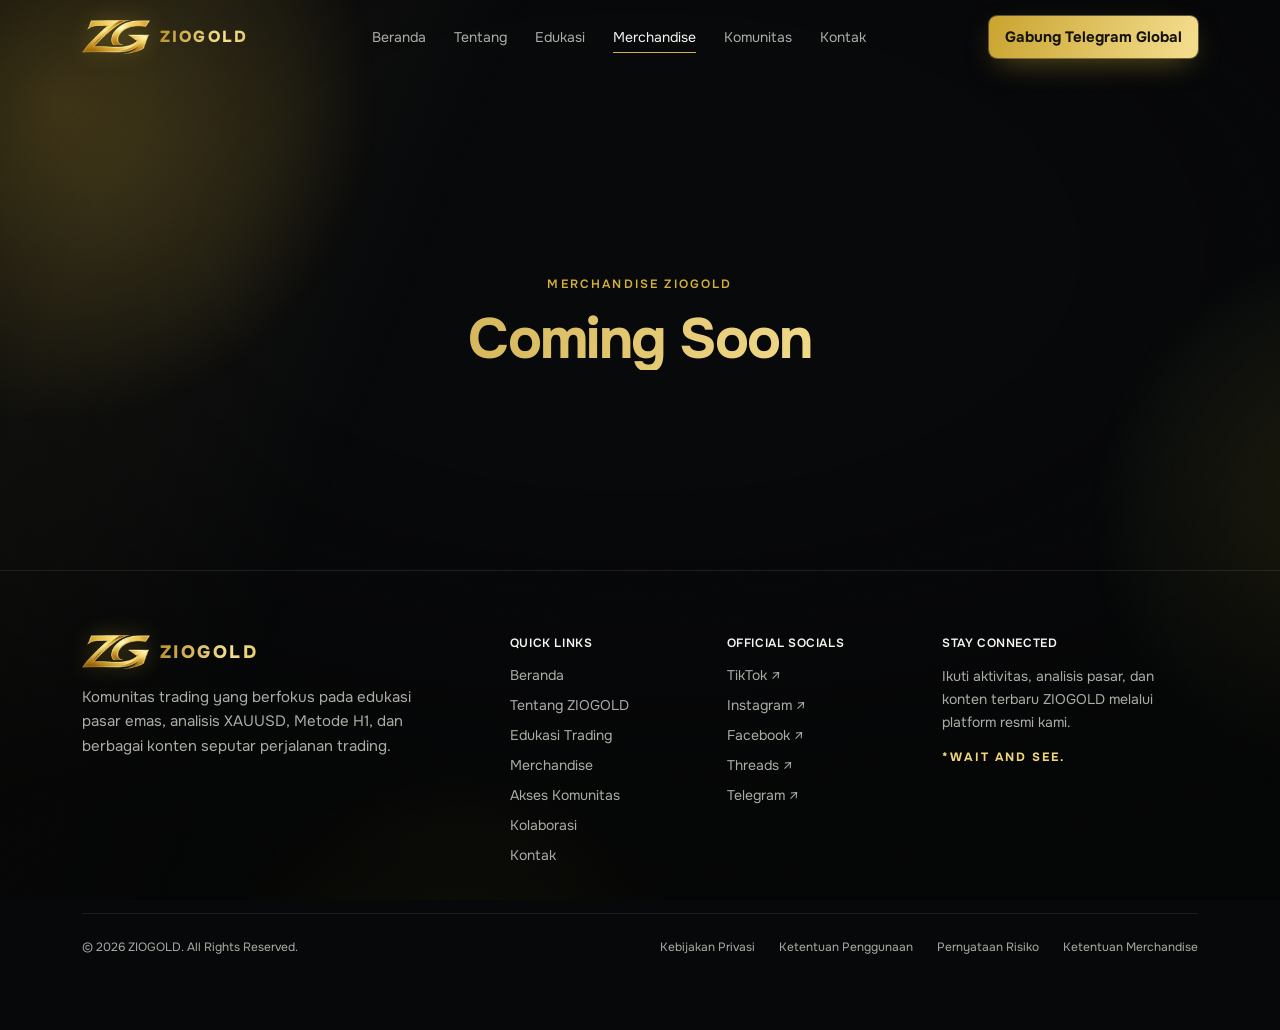
<file: merchandise/index.html>
<!DOCTYPE html>
<html lang="id">
<head>
  <meta charset="UTF-8" />
  <meta name="viewport" content="width=device-width, initial-scale=1.0" />
  <meta name="theme-color" content="#07080A" />
  <title>Merchandise | ZIOGOLD</title>
  <meta name="description" content="Merchandise resmi ZIOGOLD segera hadir. Nantikan koleksi komunitas ZIOGOLD." />

  <link rel="canonical" href="https://ziogold.com/merchandise/" />
  <link rel="ard" type="application/json" href="/.well-known/ard.json" />

  <meta property="og:type" content="website" />
  <meta property="og:locale" content="id_ID" />
  <meta property="og:site_name" content="ZIOGOLD" />
  <meta property="og:title" content="Merchandise | ZIOGOLD" />
  <meta property="og:description" content="Merchandise resmi ZIOGOLD segera hadir. Nantikan koleksi komunitas ZIOGOLD." />
  <meta property="og:url" content="https://ziogold.com/merchandise/" />
  <meta property="og:image" content="https://ziogold.com/assets/og-image.jpg" />
  <meta property="og:image:secure_url" content="https://ziogold.com/assets/og-image.jpg" />
  <meta property="og:image:type" content="image/jpeg" />
  <meta property="og:image:width" content="1200" />
  <meta property="og:image:height" content="630" />
  <meta property="og:image:alt" content="Logo ZG emas ZIOGOLD di atas latar hitam" />

  <meta name="twitter:card" content="summary_large_image" />
  <meta name="twitter:title" content="Merchandise | ZIOGOLD" />
  <meta name="twitter:description" content="Merchandise resmi ZIOGOLD segera hadir. Nantikan koleksi komunitas ZIOGOLD." />
  <meta name="twitter:image" content="https://ziogold.com/assets/og-image.jpg" />

  <link rel="icon" href="../favicon.ico" sizes="48x48" />
  <link rel="icon" type="image/png" sizes="32x32" href="../assets/favicon-32x32.png" />
  <link rel="icon" type="image/png" sizes="16x16" href="../assets/favicon-16x16.png" />
  <link rel="apple-touch-icon" sizes="180x180" href="../assets/apple-touch-icon.png" />
  <link rel="manifest" href="../assets/site.webmanifest" />
  <script type="application/ld+json">{"@context":"https://schema.org","@type":"Organization","name":"ZIOGOLD","url":"https://ziogold.com/","logo":{"@type":"ImageObject","url":"https://ziogold.com/assets/android-chrome-512x512.png","width":512,"height":512}}</script>

  <script>document.documentElement.classList.add('js');</script>

  <link rel="preconnect" href="https://fonts.googleapis.com" />
  <link rel="preconnect" href="https://fonts.gstatic.com" crossorigin />
  <link rel="preconnect" href="https://i.ibb.co.com" crossorigin />
  <link href="https://fonts.googleapis.com/css2?family=Onest:wght@100..900&display=swap" rel="stylesheet" />

  <link rel="stylesheet" href="../assets/zio.css?v=52" />
</head>

<body id="top">
  <svg width="0" height="0" style="position:absolute;width:0;height:0;overflow:hidden;pointer-events:none" aria-hidden="true" focusable="false">
    <defs>
      <linearGradient id="zg-gold" x1="0" y1="0" x2="1" y2="1">
        <stop offset="0" stop-color="#8F7524" />
        <stop offset="0.35" stop-color="#F6E08F" />
        <stop offset="0.65" stop-color="#D4AF37" />
        <stop offset="1" stop-color="#8F7524" />
      </linearGradient>
      <symbol id="zg-mark" viewBox="0 0 124 80">
        <g transform="translate(6 0) skewX(-10)">
          <polygon points="22,10 74,10 74,21 36,55 76,55 76,66 12,66 12,55 52,21 22,21" fill="url(#zg-gold)" />
          <path d="M118 26C112 17 102 12 92 12C74 12 62 24 62 39C62 55 75 67 92 67C108 67 118 57 119 44H94" fill="none" stroke="url(#zg-gold)" stroke-width="10" stroke-linejoin="miter" />
          <polygon points="94,55 119,44 112,64 96,70" fill="url(#zg-gold)" opacity="0.9" />
        </g>
      </symbol>
      <filter id="hero-gold-tone" color-interpolation-filters="sRGB" x="-6%" y="-6%" width="112%" height="112%">
        <feComponentTransfer result="toned">
          <feFuncR type="table" tableValues="0.000 0.082 0.192 0.312 0.438 0.566 0.690 0.800 0.890" />
          <feFuncG type="table" tableValues="0.000 0.079 0.182 0.292 0.408 0.526 0.642 0.748 0.838" />
          <feFuncB type="table" tableValues="0.000 0.072 0.162 0.258 0.358 0.460 0.560 0.652 0.735" />
        </feComponentTransfer>
        <feColorMatrix in="toned" type="saturate" values="0.84" />
      </filter>
    </defs>
  </svg>

  <div class="bg-stage" aria-hidden="true">
    <div class="aurora"><span class="a1"></span><span class="a2"></span><span class="a3"></span></div>
    <div class="sweep"></div>
    <div class="vignette"></div>
  </div>
  <div class="grain" aria-hidden="true"></div>
  <div class="scroll-progress" id="scroll-progress" aria-hidden="true"></div>

  <header class="site-header" id="site-header">
    <div class="zio-container h-[68px] lg:h-[74px] flex items-center justify-between gap-3">

      <a href="../" class="inline-flex items-center gap-2.5 py-1.5 shrink-0" aria-label="Beranda ZIOGOLD">
        <img class="logo-img" src="../assets/zg-logo.webp" alt="" width="330" height="166" decoding="async" aria-hidden="true" />
        <span class="wordmark gold-text text-sm sm:text-base">ZIOGOLD</span>
      </a>

      <nav aria-label="Navigasi utama" class="hidden lg:flex items-center gap-5 xl:gap-7 text-sm text-[color:var(--muted)]">
        <a href="../" class="nav-link">Beranda</a>
        <a href="../about/" class="nav-link">Tentang</a>
        <a href="../education/" class="nav-link">Edukasi</a>
        <a href="../merchandise/" aria-current="true" class="nav-link">Merchandise</a>
        <a href="../#akses-komunitas" class="nav-link">Komunitas</a>
        <a href="../contact/" class="nav-link">Kontak</a>
      </nav>

      <div class="flex items-center gap-2">
        <span class="hidden lg:inline-flex">
          <a href="https://t.me/ziogoldmaker" target="_blank" rel="noopener noreferrer"
             data-cta-link="telegram" data-cta-location="navbar" class="btn btn-gold btn-sm">
            Gabung Telegram Global
          </a>
        </span>

        <button id="mobile-menu-btn" type="button"
                class="lg:hidden inline-flex items-center justify-center w-11 h-11 rounded-lg border border-[color:var(--border)] text-[color:var(--text)] hover:border-[color:var(--border-gold)] transition-colors"
                aria-expanded="false" aria-controls="mobile-menu-panel" aria-label="Buka menu navigasi">
          <svg id="menu-icon-open" class="w-5 h-5" viewBox="0 0 24 24" fill="none" stroke="currentColor" stroke-width="1.8" aria-hidden="true"><path d="M4 7h16M4 12h16M4 17h16" stroke-linecap="round"/></svg>
          <svg id="menu-icon-close" class="w-5 h-5 hidden" viewBox="0 0 24 24" fill="none" stroke="currentColor" stroke-width="1.8" aria-hidden="true"><path d="M6 6l12 12M18 6L6 18" stroke-linecap="round"/></svg>
        </button>
      </div>
    </div>

    <div id="mobile-menu-panel" class="hidden lg:hidden border-t border-[color:var(--border)] bg-[#090B09]">
      <nav aria-label="Navigasi mobile" class="zio-container py-4 flex flex-col gap-1 text-base">
        <a href="../" class="mobile-nav-link py-2.5 px-2 rounded hover:bg-white/5">Beranda</a>
        <a href="../about/" class="mobile-nav-link py-2.5 px-2 rounded hover:bg-white/5">Tentang</a>
        <a href="../education/" class="mobile-nav-link py-2.5 px-2 rounded hover:bg-white/5">Edukasi</a>
        <a href="../merchandise/" aria-current="true" class="mobile-nav-link py-2.5 px-2 rounded hover:bg-white/5">Merchandise</a>
        <a href="../#akses-komunitas" class="mobile-nav-link py-2.5 px-2 rounded hover:bg-white/5">Komunitas</a>
        <a href="../#kolaborasi" class="mobile-nav-link py-2.5 px-2 rounded hover:bg-white/5">Kolaborasi</a>
        <a href="../contact/" class="mobile-nav-link py-2.5 px-2 rounded hover:bg-white/5">Kontak</a>
        <div class="pt-3 mt-2 border-t border-[color:var(--border)]">
          <a href="https://t.me/ziogoldmaker" target="_blank" rel="noopener noreferrer"
             data-cta-link="telegram" data-cta-location="navbar-mobile" class="mobile-nav-cta btn btn-gold w-full">
            Gabung Telegram Global
            <svg class="w-4 h-4" viewBox="0 0 20 20" fill="none" stroke="currentColor" stroke-width="2" aria-hidden="true"><path d="M5 15L15 5M7 5h8v8" stroke-linecap="round" stroke-linejoin="round"/></svg>
          </a>
        </div>
      </nav>
    </div>
  </header>

  <main>
    <section class="relative flex items-center justify-center py-24 sm:py-32 text-center" style="min-height:55vh">
      <div class="zio-container">
        <p class="eyebrow mb-4 reveal is-visible">MERCHANDISE ZIOGOLD</p>
        <h1 class="h1 gold-text reveal is-visible" style="--d:80ms">Coming Soon</h1>
      </div>
    </section>

    <div hidden>
      <section class="relative pt-8 pb-12 sm:pt-14 sm:pb-16">
        <div class="zio-container">
          <div class="max-w-3xl">
            <div class="mb-4 reveal is-visible">
              <span class="hero-badge">
                <span class="live-dot" aria-hidden="true"></span>
                <span>MERCHANDISE RESMI · ZIOGOLD</span>
              </span>
            </div>
            <h1 class="h1 mb-4 reveal is-visible" style="--d:80ms">
              Merchandise <span class="gold-text">Komunitas ZIOGOLD.</span>
            </h1>
            <p class="text-base sm:text-lg text-[color:var(--muted)] leading-relaxed max-w-2xl reveal is-visible" style="--d:160ms">
              Temukan merchandise resmi ZIOGOLD dengan desain dan karakter khas brand kami. Hubungi tim resmi untuk informasi produk, ketersediaan stok, dan pemesanan.
            </p>
          </div>
        </div>
      </section>

      <div class="zio-container"><div class="hairline" data-hairline></div></div>

      <section id="katalog" class="py-16 sm:py-20">
        <div class="zio-container">
          <div class="max-w-2xl mb-9 sm:mb-10">
            <p class="eyebrow mb-3 reveal">KOLEKSI ZIOGOLD</p>
            <h2 class="h2 reveal" style="--d:80ms">Pilihan Produk Komunitas.</h2>
          </div>

          <div class="grid grid-cols-1 md:grid-cols-3 gap-5 sm:gap-6">
            <article class="panel spot px-4 py-6 sm:p-7 flex flex-col justify-between reveal" data-spot>
              <div>
                <div class="rounded-xl bg-[#080A08] border border-[color:var(--border)] p-6 mb-5 flex items-center justify-center aspect-[4/3]">
                  <svg viewBox="0 0 240 160" class="w-44 h-auto" role="img" aria-label="Ilustrasi ZIOGOLD Signature Cap hitam dengan bordir emas">
                    <path d="M46 104 C46 58, 174 54, 182 102 Z" fill="#121512" stroke="rgba(212,175,55,0.45)" stroke-width="2"/>
                    <path d="M158 102 C186 102, 214 112, 220 120 C196 124, 166 118, 146 108 Z" fill="#0B0D0B" stroke="rgba(212,175,55,0.55)" stroke-width="2"/>
                    <text x="108" y="88" text-anchor="middle" fill="#D4AF37" font-size="14" font-weight="800" font-family="Onest, sans-serif">ZG</text>
                  </svg>
                </div>
                <div class="flex items-center justify-between gap-2 text-xs mb-2">
                  <span class="uppercase tracking-wider font-semibold text-[color:var(--gold)]">Headwear · All Size</span>
                  <span class="px-2.5 py-0.5 rounded-full border border-[color:var(--border-gold)] text-[color:var(--gold-light)]">Cek Stok</span>
                </div>
                <h3 class="text-lg font-bold mb-2">ZIOGOLD Signature Cap</h3>
                <p class="text-sm text-[color:var(--muted)] leading-relaxed mb-5">
                  Topi cotton twill 6 panel hitam pekat dengan bordir monogram ZG benang emas dan strap belakang adjustable.
                </p>
              </div>
              <div class="pt-4 border-t border-[color:var(--border)]">
                <a href="../contact/?kategori=Merchandise#formulir-kontak" class="btn btn-gold btn-sm w-full">Tanyakan Ketersediaan ↗</a>
              </div>
            </article>

            <article class="panel spot px-4 py-6 sm:p-7 flex flex-col justify-between reveal" style="--d:80ms" data-spot>
              <div>
                <div class="rounded-xl bg-[#080A08] border border-[color:var(--border)] p-6 mb-5 flex items-center justify-center aspect-[4/3]">
                  <svg viewBox="0 0 240 160" class="w-44 h-auto" role="img" aria-label="Ilustrasi ZIOGOLD Heavyweight Tee hitam dengan aksen emas">
                    <path d="M78 30 L100 38 L140 38 L162 30 L192 54 L174 78 L158 68 L158 136 L82 136 L82 68 L66 78 L48 54 Z" fill="#121512" stroke="rgba(212,175,55,0.45)" stroke-width="2" stroke-linejoin="round"/>
                    <text x="120" y="82" text-anchor="middle" fill="#D4AF37" font-size="11" font-weight="800" letter-spacing="2" font-family="Onest, sans-serif">ZIOGOLD</text>
                    <line x1="98" y1="90" x2="142" y2="90" stroke="rgba(212,175,55,0.45)" stroke-width="1.2"/>
                  </svg>
                </div>
                <div class="flex items-center justify-between gap-2 text-xs mb-2">
                  <span class="uppercase tracking-wider font-semibold text-[color:var(--gold)]">Apparel · S s/d XXL</span>
                  <span class="px-2.5 py-0.5 rounded-full border border-[color:var(--border-gold)] text-[color:var(--gold-light)]">Cek Stok</span>
                </div>
                <h3 class="text-lg font-bold mb-2">ZIOGOLD Heavyweight Tee</h3>
                <p class="text-sm text-[color:var(--muted)] leading-relaxed mb-5">
                  Kaos combed heavyweight 240 GSM potongan relaxed fit dengan detail wordmark ZIOGOLD minimalis di dada.
                </p>
              </div>
              <div class="pt-4 border-t border-[color:var(--border)]">
                <a href="../contact/?kategori=Merchandise#formulir-kontak" class="btn btn-gold btn-sm w-full">Tanyakan Ketersediaan ↗</a>
              </div>
            </article>

            <article class="panel spot px-4 py-6 sm:p-7 flex flex-col justify-between reveal" style="--d:160ms" data-spot>
              <div>
                <div class="rounded-xl bg-[#080A08] border border-[color:var(--border)] p-6 mb-5 flex items-center justify-center aspect-[4/3]">
                  <svg viewBox="0 0 240 160" class="w-44 h-auto" role="img" aria-label="Ilustrasi ZIOGOLD Wait and See Hoodie hitam dengan bordir emas">
                    <path d="M88 34 C96 20, 144 20, 152 34 L188 58 L174 128 L158 128 L158 76 L154 138 L86 138 L82 76 L82 128 L66 128 L52 58 Z" fill="#121512" stroke="rgba(212,175,55,0.45)" stroke-width="2" stroke-linejoin="round"/>
                    <rect x="98" y="102" width="44" height="22" rx="4" fill="none" stroke="rgba(212,175,55,0.28)" stroke-width="1.4"/>
                    <text x="120" y="76" text-anchor="middle" fill="#F0D57A" font-size="9.5" font-weight="800" letter-spacing="1.4" font-family="Onest, sans-serif">WAIT &amp; SEE</text>
                  </svg>
                </div>
                <div class="flex items-center justify-between gap-2 text-xs mb-2">
                  <span class="uppercase tracking-wider font-semibold text-[color:var(--gold)]">Outerwear · M s/d XXL</span>
                  <span class="px-2.5 py-0.5 rounded-full border border-[color:var(--border-gold)] text-[color:var(--gold-light)]">Batch Terbatas</span>
                </div>
                <h3 class="text-lg font-bold mb-2">Wait and See Pullover Hoodie</h3>
                <p class="text-sm text-[color:var(--muted)] leading-relaxed mb-5">
                  Hoodie cotton fleece 330 GSM warna hitam obsidian dengan bordir dada bertema prinsip Wait and See.
                </p>
              </div>
              <div class="pt-4 border-t border-[color:var(--border)]">
                <a href="../contact/?kategori=Merchandise#formulir-kontak" class="btn btn-gold btn-sm w-full">Tanyakan Ketersediaan ↗</a>
              </div>
            </article>
          </div>
        </div>
      </section>

      <div class="zio-container"><div class="hairline" data-hairline></div></div>

      <section id="panduan-pemesanan" class="py-16 sm:py-20">
        <div class="zio-container">
          <div class="grid grid-cols-1 lg:grid-cols-12 gap-8 lg:gap-12 items-start">
            <div class="lg:col-span-6 space-y-4">
              <p class="eyebrow reveal">ALUR PEMESANAN</p>
              <h2 class="h2 reveal" style="--d:80ms">Tiga Langkah Pemesanan Resmi.</h2>
              <div class="space-y-3 pt-1">
                <div class="panel px-4 py-4 flex gap-3.5"><span class="idx text-xl shrink-0">01</span><div><h3 class="text-sm font-bold mb-0.5">Pilih Produk &amp; Ukuran</h3><p class="text-xs sm:text-sm text-[color:var(--muted)]">Cocokkan ukuran Anda pada tabel panduan di samping.</p></div></div>
                <div class="panel px-4 py-4 flex gap-3.5"><span class="idx text-xl shrink-0">02</span><div><h3 class="text-sm font-bold mb-0.5">Hubungi Kontak Resmi</h3><p class="text-xs sm:text-sm text-[color:var(--muted)]">Kirim pertanyaan dengan kategori Merchandise untuk cek stok batch aktif.</p></div></div>
                <div class="panel px-4 py-4 flex gap-3.5"><span class="idx text-xl shrink-0">03</span><div><h3 class="text-sm font-bold mb-0.5">Konfirmasi di Kanal Terverifikasi</h3><p class="text-xs sm:text-sm text-[color:var(--muted)]">Pastikan seluruh transaksi hanya melalui kontak resmi ZIOGOLD.</p></div></div>
              </div>
            </div>

            <div class="lg:col-span-6 space-y-4">
              <p class="eyebrow reveal">PANDUAN UKURAN (CM)</p>
              <div class="panel px-4 py-6 sm:p-7 overflow-x-auto">
                <h3 class="text-base font-bold mb-4">Tabel Ukuran Relaxed Fit</h3>
                <table class="w-full text-left text-xs sm:text-sm border-collapse">
                  <thead><tr class="border-b border-[color:var(--border)] text-[color:var(--gold-light)]"><th class="py-2.5 pr-4">Ukuran</th><th class="py-2.5 pr-4">Lebar Dada</th><th class="py-2.5 pr-4">Panjang Badan</th><th class="py-2.5">Bahu</th></tr></thead>
                  <tbody class="divide-y divide-[color:var(--border)] text-[color:var(--muted)]">
                    <tr><td class="py-2.5 pr-4 font-semibold text-[color:var(--text)]">S</td><td class="py-2.5 pr-4">52 cm</td><td class="py-2.5 pr-4">69 cm</td><td class="py-2.5">48 cm</td></tr>
                    <tr><td class="py-2.5 pr-4 font-semibold text-[color:var(--text)]">M</td><td class="py-2.5 pr-4">55 cm</td><td class="py-2.5 pr-4">72 cm</td><td class="py-2.5">50 cm</td></tr>
                    <tr><td class="py-2.5 pr-4 font-semibold text-[color:var(--text)]">L</td><td class="py-2.5 pr-4">58 cm</td><td class="py-2.5 pr-4">74 cm</td><td class="py-2.5">53 cm</td></tr>
                    <tr><td class="py-2.5 pr-4 font-semibold text-[color:var(--text)]">XL</td><td class="py-2.5 pr-4">61 cm</td><td class="py-2.5 pr-4">77 cm</td><td class="py-2.5">56 cm</td></tr>
                    <tr><td class="py-2.5 pr-4 font-semibold text-[color:var(--text)]">XXL</td><td class="py-2.5 pr-4">64 cm</td><td class="py-2.5 pr-4">79 cm</td><td class="py-2.5">58 cm</td></tr>
                  </tbody>
                </table>
                <p class="text-xs text-[color:var(--muted)] mt-4">Toleransi jahit 1 s/d 2 cm. Lihat <a href="../legal/#merchandise" class="text-[color:var(--gold-light)] underline underline-offset-4">Ketentuan Merchandise</a>.</p>
              </div>
            </div>
          </div>
        </div>
      </section>

      <section id="final-cta" class="py-12 sm:py-16">
        <div class="zio-container">
          <div class="glow-border spot px-4 py-8 sm:p-10 text-center reveal" data-spot>
            <h2 class="h3 mb-2.5">Tanyakan Stok Batch Aktif Sekarang.</h2>
            <p class="text-sm text-[color:var(--muted)] max-w-lg mx-auto mb-6">Tim ZIOGOLD siap menginformasikan ketersediaan ukuran dan jadwal pengiriman.</p>
            <a href="../contact/?kategori=Merchandise#formulir-kontak" class="btn btn-gold">Hubungi Kontak Resmi</a>
          </div>
        </div>
      </section>
    </div>
  </main>

  <footer id="site-footer" class="relative border-t border-[color:var(--border)] pt-14 sm:pt-16 pb-20 md:pb-12 overflow-hidden">
    <div class="zio-container relative">
      <div class="footer-grid">

        <div class="footer-col-brand">
          <a href="../" class="inline-flex items-center gap-2.5 mb-4">
            <img class="logo-img" src="../assets/zg-logo.webp" alt="" width="330" height="166" loading="lazy" decoding="async" aria-hidden="true" />
            <span class="wordmark gold-text text-lg">ZIOGOLD</span>
          </a>
          <p class="text-sm sm:text-[15px] text-[color:var(--muted)] leading-relaxed">
            Komunitas trading yang berfokus pada edukasi pasar emas, analisis XAUUSD, Metode H1, dan berbagai konten seputar perjalanan trading.
          </p>
        </div>

        <div class="footer-col-links">
          <p class="text-xs font-semibold uppercase tracking-wider mb-3.5 text-[color:var(--text)]">QUICK LINKS</p>
          <ul class="space-y-2.5 text-sm text-[color:var(--muted)]">
            <li><a href="../" class="hover:text-[color:var(--text)] transition-colors">Beranda</a></li>
            <li><a href="../about/" class="hover:text-[color:var(--text)] transition-colors">Tentang ZIOGOLD</a></li>
            <li><a href="../education/" class="hover:text-[color:var(--text)] transition-colors">Edukasi Trading</a></li>
            <li><a href="../merchandise/" class="hover:text-[color:var(--text)] transition-colors">Merchandise</a></li>
            <li><a href="../#akses-komunitas" class="hover:text-[color:var(--text)] transition-colors">Akses Komunitas</a></li>
            <li><a href="../#kolaborasi" class="hover:text-[color:var(--text)] transition-colors">Kolaborasi</a></li>
            <li><a href="../contact/" class="hover:text-[color:var(--text)] transition-colors">Kontak</a></li>
          </ul>
        </div>

        <div class="footer-col-socials">
          <p class="text-xs font-semibold uppercase tracking-wider mb-3.5 text-[color:var(--text)]">OFFICIAL SOCIALS</p>
          <ul class="space-y-2.5 text-sm text-[color:var(--muted)]">
            <li><a href="https://vt.tiktok.com/ZSHW8mbw73KdU-eOZhW/" target="_blank" rel="noopener noreferrer" data-cta-link="tiktok" data-cta-location="footer-tiktok" class="hover:text-[color:var(--gold-light)] transition-colors">TikTok ↗</a></li>
            <li><a href="https://www.instagram.com/ziogold_/" target="_blank" rel="noopener noreferrer" data-cta-link="instagram" data-cta-location="footer-instagram" class="hover:text-[color:var(--gold-light)] transition-colors">Instagram ↗</a></li>
            <li><a href="https://www.facebook.com/ziofxgolddd/" target="_blank" rel="noopener noreferrer" data-cta-link="facebook" data-cta-location="footer-facebook" class="hover:text-[color:var(--gold-light)] transition-colors">Facebook ↗</a></li>
            <li><a href="https://www.threads.com/@ziogold_" target="_blank" rel="noopener noreferrer" data-cta-link="threads" data-cta-location="footer-threads" class="hover:text-[color:var(--gold-light)] transition-colors">Threads ↗</a></li>
            <li><a href="https://t.me/ziogoldmaker" target="_blank" rel="noopener noreferrer" data-cta-link="telegram" data-cta-location="footer-telegram" class="hover:text-[color:var(--gold-light)] transition-colors">Telegram ↗</a></li>
          </ul>
        </div>

        <div class="footer-col-stay">
          <p class="text-xs font-semibold uppercase tracking-wider mb-3.5 text-[color:var(--text)]">STAY CONNECTED</p>
          <p class="text-sm text-[color:var(--muted)] leading-relaxed mb-4">
            Ikuti aktivitas, analisis pasar, dan konten terbaru ZIOGOLD melalui platform resmi kami.
          </p>
          <p class="text-xs font-bold tracking-[0.16em] uppercase text-[color:var(--gold-light)]">
            *WAIT AND SEE.
          </p>
        </div>

      </div>

      <div class="footer-bottom py-6 border-t border-[color:var(--border)] text-xs text-[color:var(--muted)] leading-relaxed">
        <p class="shrink-0">© <span id="current-year">2026</span> ZIOGOLD. All Rights Reserved.</p>
        <div class="flex flex-wrap items-center gap-x-4 lg:gap-x-6 gap-y-2">
          <a href="../legal/#privasi" class="hover:text-[color:var(--text)] transition-colors">Kebijakan Privasi</a>
          <a href="../legal/#ketentuan" class="hover:text-[color:var(--text)] transition-colors">Ketentuan Penggunaan</a>
          <a href="../legal/#risiko" class="hover:text-[color:var(--text)] transition-colors">Pernyataan Risiko</a>
          <a href="../legal/#merchandise" class="hover:text-[color:var(--text)] transition-colors">Ketentuan Merchandise</a>
        </div>
      </div>
    </div>
  </footer>

  <a id="sticky-cta" href="https://t.me/ziogoldmaker" target="_blank" rel="noopener noreferrer"
     data-cta-link="telegram" data-cta-location="sticky-mobile" class="sticky-cta btn btn-gold" tabindex="-1">
    Gabung Telegram Global
  </a>

  <script src="../assets/zio-registry.js?v=53"></script>
  <script src="../assets/zio.js?v=52"></script>
</body>
</html>
</file>
<file: assets/zio.css>
/* ==========================================================================
       TOKENS
       ========================================================================== */
    :root {
      --bg: #07080A;
      --surface: rgba(16, 19, 15, 0.72);
      --surface-solid: #10130F;
      --elevated: #171B15;
      --text: #F5F4F0;
      --muted: #A9ACA4;
      --dim: #3A3E37;
      --gold: #D4AF37;
      --gold-light: #F0D57A;
      --gold-deep: #8F7524;
      --border: rgba(255, 255, 255, 0.09);
      --border-gold: rgba(212, 175, 55, 0.38);
      --ease-out: cubic-bezier(0.22, 1, 0.36, 1);
    }

    @property --ang { syntax: '<angle>'; initial-value: 0deg; inherits: false; }

    html {
      background: var(--bg);
      color: var(--text);
      font-family: 'Onest', -apple-system, BlinkMacSystemFont, 'Segoe UI', sans-serif;
      scroll-behavior: smooth;
      scroll-padding-top: 84px;
      -webkit-font-smoothing: antialiased;
      -moz-osx-font-smoothing: grayscale;
    }
    body, button, input, select, textarea {
      font-family: 'Onest', -apple-system, BlinkMacSystemFont, 'Segoe UI', sans-serif;
    }
    body {
      background: transparent;
      color: var(--text);
      line-height: 1.6;
      overflow-x: hidden;
      position: relative;
    }
    /* clip (bukan hidden) agar elemen sticky tetap berfungsi dan ghost monogram tidak memicu scroll horizontal */
    main { overflow-x: clip; }
    ::selection { background: var(--gold); color: var(--bg); }

    .zio-container {
      width: 100%;
      max-width: 1180px;
      margin-inline: auto;
      padding-inline: 14px;
    }
    @media (min-width: 640px) { .zio-container { padding-inline: 28px; } }
    @media (min-width: 1024px) { .zio-container { padding-inline: 32px; } }

    /* ==========================================================================
       LATAR BERGERAK: aurora emas, sapuan cahaya, grain, vignette
       Hanya memakai transform/opacity agar ringan di perangkat mobile.
       ========================================================================== */
    .bg-stage { position: fixed; inset: 0; z-index: -1; overflow: hidden; background: var(--bg); pointer-events: none; contain: strict; transform: translateZ(0); }

    .aurora {
      position: absolute; inset: -15%;
      transform: translate3d(0, 0, 0);
      will-change: transform;
    }
    .aurora span { position: absolute; display: block; border-radius: 50%; will-change: transform; }

    .aurora .a1 {
      width: 70vmax; height: 70vmax; left: -12%; top: -18%;
      background: radial-gradient(closest-side, rgba(212,175,55,0.30), rgba(212,175,55,0.10) 50%, transparent 72%);
      animation: drift-1 26s ease-in-out infinite alternate;
    }
    .aurora .a2 {
      width: 62vmax; height: 62vmax; right: -18%; top: 22%;
      background: radial-gradient(closest-side, rgba(143,117,36,0.30), rgba(76,92,48,0.12) 55%, transparent 72%);
      animation: drift-2 34s ease-in-out infinite alternate;
    }
    .aurora .a3 {
      width: 54vmax; height: 54vmax; left: 18%; bottom: -28%;
      background: radial-gradient(closest-side, rgba(240,213,122,0.16), rgba(212,175,55,0.07) 55%, transparent 72%);
      animation: drift-3 42s ease-in-out infinite alternate;
    }
    @keyframes drift-1 { from { transform: translate3d(0,0,0) scale(1); } to { transform: translate3d(14vw, 12vh, 0) scale(1.18); } }
    @keyframes drift-2 { from { transform: translate3d(0,0,0) scale(1.1); } to { transform: translate3d(-16vw, -10vh, 0) scale(0.92); } }
    @keyframes drift-3 { from { transform: translate3d(0,0,0) scale(0.95); } to { transform: translate3d(10vw, -14vh, 0) scale(1.2); } }

    .sweep {
      position: absolute; top: -10%; bottom: -10%; left: -100%; width: 200%;
      background: linear-gradient(112deg, transparent 38%, rgba(240,213,122,0.055) 50%, transparent 62%);
      animation: sweep 16s ease-in-out infinite alternate;
      will-change: transform;
    }
    @keyframes sweep { from { transform: translate3d(0,0,0); } to { transform: translate3d(50%,0,0); } }

    .vignette {
      position: absolute; inset: 0;
      background: radial-gradient(ellipse 90% 70% at 50% 28%, transparent 38%, rgba(3,4,3,0.72) 100%);
    }
    .grain {
      position: fixed; inset: 0; z-index: 90; pointer-events: none; opacity: 0.07; mix-blend-mode: overlay;
      contain: strict; transform: translateZ(0);
      background-image: url("data:image/svg+xml,%3Csvg xmlns='http://www.w3.org/2000/svg' width='160' height='160'%3E%3Cfilter id='n'%3E%3CfeTurbulence type='fractalNoise' baseFrequency='0.85' numOctaves='2' stitchTiles='stitch'/%3E%3C/filter%3E%3Crect width='100%25' height='100%25' filter='url(%23n)'/%3E%3C/svg%3E");
    }

    /* Progres scroll */
    .scroll-progress {
      position: fixed; top: 0; left: 0; right: 0; height: 2px; z-index: 100;
      background: linear-gradient(90deg, var(--gold-deep), var(--gold-light), var(--gold));
      transform: scaleX(0); transform-origin: 0 50%; will-change: transform; pointer-events: none;
    }

    .anim-paused, .anim-paused::before, .anim-paused::after { animation-play-state: paused !important; }

    /* ==========================================================================
       TIPOGRAFI
       ========================================================================== */
    .h1 { font-size: clamp(2.1rem, 4.6vw, 3.55rem); line-height: 1.07; letter-spacing: -0.03em; font-weight: 700; }
    .h2 { font-size: clamp(1.75rem, 3.4vw, 2.6rem); line-height: 1.12; letter-spacing: -0.025em; font-weight: 700; }
    .eyebrow { font-size: 12px; letter-spacing: 0.18em; text-transform: uppercase; font-weight: 600; color: var(--gold); }
    .hero-badge {
      display: inline-flex; align-items: center; gap: 6px;
      padding: 6px 11px; border-radius: 999px;
      font-size: 10.5px; font-weight: 600; letter-spacing: 0.045em; color: var(--gold-light);
      background: rgba(212, 175, 55, 0.08);
      border: 1px solid rgba(212, 175, 55, 0.28);
    }
    @media (min-width: 640px) {
      .hero-badge { gap: 8px; padding: 6px 13px; font-size: 12px; letter-spacing: 0.06em; }
    }
    .hero-recap {
      display: grid; gap: 14px;
      padding-top: 22px;
      border-top: 1px solid var(--border);
    }
    .hero-recap-item {
      position: relative;
      padding-left: 16px;
    }
    .hero-recap-item::before {
      content: '';
      position: absolute; left: 0; top: 7px;
      width: 6px; height: 6px;
      background: var(--gold);
      transform: rotate(45deg);
      box-shadow: 0 0 8px rgba(212, 175, 55, 0.5);
    }

    .gold-text {
      background: linear-gradient(100deg, #B8902A 0%, #F6E08F 28%, #D4AF37 52%, #FFF3C2 74%, #B8902A 100%);
      background-size: 260% 100%;
      -webkit-background-clip: text; background-clip: text;
      -webkit-text-fill-color: transparent; color: transparent;
      animation: shimmer 7s linear infinite;
    }
    @keyframes shimmer { from { background-position: 0% 50%; } to { background-position: -260% 50%; } }

    /* Reveal kata pada H1 */
    .hl { display: inline-block; overflow: hidden; vertical-align: top; padding-bottom: 0.1em; margin-bottom: -0.1em; }
    .hw { display: inline-block; }
    .js .hw { transform: translateY(112%); animation: rise 900ms var(--ease-out) forwards; animation-delay: calc(var(--i) * 75ms + 160ms); }
    @keyframes rise { to { transform: translateY(0); } }

    /* ==========================================================================
       HEADER
       ========================================================================== */
    .site-header {
      position: sticky; top: 0; z-index: 60;
      background: transparent; border-bottom: 1px solid transparent;
      transition: background-color 220ms ease, border-color 220ms ease, backdrop-filter 220ms ease;
    }
    .site-header.is-scrolled, .site-header.is-menu-open {
      background: rgba(7, 8, 10, 0.92);
      backdrop-filter: blur(14px); -webkit-backdrop-filter: blur(14px);
      border-bottom-color: var(--border);
    }
    .nav-link { position: relative; padding: 4px 0; transition: color 160ms ease; }
    .nav-link::after {
      content: ''; position: absolute; left: 0; right: 0; bottom: -2px; height: 1px;
      background: var(--gold); transform: scaleX(0); transform-origin: 0 50%; transition: transform 240ms var(--ease-out);
    }
    .nav-link:hover { color: var(--text); }
    .nav-link[aria-current="true"] { color: var(--text); }
    .nav-link[aria-current="true"]::after, .nav-link:hover::after { transform: scaleX(1); }
    /* Logo ZG asli (PNG transparan dari foto logo) */
    .logo-img { height: 30px; width: auto; aspect-ratio: 330 / 166; flex-shrink: 0; filter: drop-shadow(0 0 10px rgba(212,175,55,0.35)); }
    @media (min-width: 640px) { .logo-img { height: 34px; } }

    .wordmark { font-weight: 800; letter-spacing: 0.14em; white-space: nowrap; }

    /* ==========================================================================
       TOMBOL
       ========================================================================== */
    .btn {
      position: relative; overflow: hidden; isolation: isolate;
      display: inline-flex; align-items: center; justify-content: center; gap: 8px;
      min-height: 48px; padding: 0 24px; border-radius: 8px;
      font-weight: 600; font-size: 16px; line-height: 1;
      transition: transform 180ms var(--ease-out), border-color 180ms ease, background-color 180ms ease, color 180ms ease;
    }
    .btn:active { transform: scale(0.98); }
    .btn-gold {
      color: #15130A; font-weight: 700;
      background: linear-gradient(110deg, #C9A22E 0%, #F3DC8B 45%, #D4AF37 70%, #B8902A 100%);
      background-size: 220% 100%; background-position: 0% 50%;
      box-shadow: 0 0 0 1px rgba(240,213,122,0.35), 0 10px 30px -10px rgba(212,175,55,0.55);
      transition: background-position 600ms var(--ease-out), transform 180ms var(--ease-out), box-shadow 240ms ease;
    }
    .btn-gold:hover { background-position: 100% 50%; box-shadow: 0 0 0 1px rgba(255,243,194,0.55), 0 14px 40px -10px rgba(212,175,55,0.7); }
    .btn-gold::after {
      content: ''; position: absolute; top: 0; bottom: 0; left: -60%; width: 40%; z-index: -1;
      background: linear-gradient(100deg, transparent, rgba(255,255,255,0.55), transparent);
      transform: skewX(-20deg); animation: sheen 5.5s ease-in-out infinite;
    }
    @keyframes sheen { 0%, 62% { left: -60%; } 100% { left: 160%; } }
    .btn-ghost { color: var(--text); background: rgba(255,255,255,0.03); border: 1px solid var(--border); }
    .btn-ghost:hover { border-color: var(--border-gold); background: rgba(212,175,55,0.07); }
    .btn-sm { min-height: 42px; padding: 0 16px; font-size: 15px; white-space: nowrap; }
    @media (max-width: 420px) { .btn-sm { padding: 0 12px; font-size: 14px; } }

    a:focus-visible, button:focus-visible { outline: 2px solid var(--gold-light); outline-offset: 3px; border-radius: 6px; }

    /* ==========================================================================
       PERMUKAAN, BORDER BERGERAK, SPOTLIGHT
       ========================================================================== */
    .panel { background: var(--surface); border: 1px solid var(--border); border-radius: 12px; }

    .glow-border {
      border: 1px solid transparent; border-radius: 14px;
      background:
        linear-gradient(var(--surface-solid), var(--surface-solid)) padding-box,
        conic-gradient(from var(--ang), rgba(255,255,255,0.08) 0 55%, var(--gold-deep) 70%, var(--gold-light) 85%, rgba(255,255,255,0.08) 100%) border-box;
      animation: spin-ang 8s linear infinite;
    }
    @keyframes spin-ang { to { --ang: 360deg; } }

    .spot { position: relative; }
    .spot::before {
      content: ''; position: absolute; inset: 0; border-radius: inherit; pointer-events: none; opacity: 0;
      background: radial-gradient(420px circle at var(--mx, 50%) var(--my, 50%), rgba(212,175,55,0.14), transparent 60%);
      transition: opacity 260ms ease;
    }
    @media (hover: hover) { .spot:hover::before { opacity: 1; } }

    /* Placeholder visual: sengaja diberi label agar tidak dianggap bukti asli */
    .ph {
      position: relative; overflow: hidden; display: flex; flex-direction: column; align-items: center; justify-content: center; gap: 10px;
      text-align: center; padding: 20px; color: var(--muted); font-size: 13px;
      background:
        linear-gradient(120deg, rgba(212,175,55,0.10), rgba(143,117,36,0.04) 45%, rgba(212,175,55,0.12)),
        var(--surface-solid);
      background-size: 220% 220%, auto;
      animation: ph-shift 12s ease-in-out infinite alternate;
    }
    .ph::before { content: ''; position: absolute; inset: 10px; border: 1px dashed rgba(212,175,55,0.35); border-radius: 8px; pointer-events: none; }
    .ph-tag { font-size: 11px; letter-spacing: 0.16em; font-weight: 700; color: var(--gold); border: 1px solid var(--border-gold); padding: 3px 10px; border-radius: 999px; }
    @keyframes ph-shift { from { background-position: 0% 0%, 0 0; } to { background-position: 100% 100%, 0 0; } }

    /* ==========================================================================
       REVEAL SAAT SCROLL
       ========================================================================== */
    .js .reveal { opacity: 0; transform: translateY(26px); transition: opacity 700ms var(--ease-out), transform 700ms var(--ease-out); transition-delay: var(--d, 0ms); }
    .js .reveal.is-visible { opacity: 1; transform: none; }
    .js .reveal-x { opacity: 0; transform: translateX(-22px); transition: opacity 700ms var(--ease-out), transform 700ms var(--ease-out); transition-delay: var(--d, 0ms); }
    .js .reveal-x.is-visible { opacity: 1; transform: none; }

    [data-parallax] { transform: translate3d(0, var(--py, 0px), 0); will-change: transform; }

    .hairline { height: 1px; background: linear-gradient(90deg, transparent, var(--gold) 20%, var(--gold-light) 50%, var(--gold) 80%, transparent); transform: scaleX(0); transition: transform 1200ms var(--ease-out); }
    .hairline.is-visible { transform: scaleX(1); }
    html:not(.js) .hairline { transform: none; }

    /* ==========================================================================
       VISUAL HERO: POTRET CUTOUT ZIO GOLD & DOCK KANAL
       Memadukan halo emas hangat, arch editorial, dan gradasi bawah transparan
       agar subjek PNG menyatu alami dengan latar obsidian (#07080A).
       ========================================================================== */
    .hero-stage {
      position: relative;
      max-width: 430px;
      margin-inline: auto;
      isolation: isolate;
    }
    @media (min-width: 1024px) {
      .hero-stage { max-width: 460px; margin-right: 0; }
    }
    .hero-arch {
      position: absolute;
      inset: 11% 6% 12%;
      z-index: 0;
      border-radius: 220px 220px 20px 20px;
      border: 1px solid rgba(212, 175, 55, 0.24);
      background:
        radial-gradient(ellipse 76% 68% at 52% 34%, rgba(212, 175, 55, 0.22) 0%, rgba(143, 117, 36, 0.08) 52%, rgba(16, 19, 15, 0.55) 100%);
      box-shadow:
        inset 0 1px 0 rgba(246, 224, 143, 0.22),
        0 24px 60px -20px rgba(0, 0, 0, 0.85);
      pointer-events: none;
    }
    .hero-halo {
      position: absolute;
      width: 78%;
      aspect-ratio: 1 / 1;
      left: 11%;
      top: 8%;
      z-index: 0;
      border-radius: 50%;
      background: radial-gradient(circle, rgba(240, 213, 122, 0.24) 0%, rgba(212, 175, 55, 0.09) 46%, transparent 72%);
      filter: blur(18px);
      pointer-events: none;
      animation: pulse-halo 7s ease-in-out infinite alternate;
    }
    @keyframes pulse-halo {
      from { transform: scale(0.96); opacity: 0.82; }
      to { transform: scale(1.05); opacity: 1; }
    }
    .hero-portrait-wrap {
      position: relative;
      z-index: 1;
      pointer-events: none;
      user-select: none;
      -webkit-mask-image: linear-gradient(180deg, #000 0%, #000 76%, rgba(0,0,0,0.45) 90%, transparent 100%);
      mask-image: linear-gradient(180deg, #000 0%, #000 76%, rgba(0,0,0,0.45) 90%, transparent 100%);
    }
    .hero-portrait {
      width: 100%;
      height: auto;
      display: block;
      filter: url(#hero-gold-tone) drop-shadow(0 0 10px rgba(212, 175, 55, 0.08)) drop-shadow(0 20px 38px rgba(0, 0, 0, 0.86));
      transform: translateZ(0);
    }
    .hero-dock {
      position: relative;
      z-index: 2;
      margin-top: -64px;
      background:
        linear-gradient(rgba(14, 17, 14, 0.88), rgba(10, 12, 10, 0.94)) padding-box,
        conic-gradient(from var(--ang), rgba(255,255,255,0.10) 0 55%, var(--gold-deep) 70%, var(--gold-light) 85%, rgba(255,255,255,0.10) 100%) border-box;
      backdrop-filter: blur(16px);
      -webkit-backdrop-filter: blur(16px);
      box-shadow: 0 20px 45px -15px rgba(0, 0, 0, 0.85);
    }
    @media (max-width: 639px) {
      .hero-stage { max-width: 100%; }
      .hero-portrait-wrap { max-width: 288px; margin-inline: auto; }
      .hero-arch { max-width: 316px; margin-inline: auto; inset: 10% 0 14%; }
      .hero-dock { margin-top: -50px; }
    }
    .live-dot {
      width: 7px; height: 7px; border-radius: 50%;
      background: var(--gold-light);
      box-shadow: 0 0 10px rgba(240, 213, 122, 0.9);
      flex-shrink: 0;
    }


    /* ==========================================================================
       FOKUS KOMUNITAS
       ========================================================================== */
    .focus-item { position: relative; padding: 28px 4px 30px; }
    .focus-item::before {
      content: ''; position: absolute; top: 0; left: 0; right: 0; height: 1px;
      background: linear-gradient(90deg, var(--gold), rgba(212,175,55,0.1));
      transform: scaleX(0); transform-origin: 0 50%; transition: transform 1100ms var(--ease-out) 120ms;
    }
    .focus-item.is-visible::before { transform: scaleX(1); }
    html:not(.js) .focus-item::before { transform: none; }
    .focus-item:last-child { border-bottom: 1px solid var(--border); }
    .idx { font-size: clamp(2.5rem, 5vw, 3.75rem); font-weight: 700; line-height: 1; letter-spacing: -0.04em; color: transparent; -webkit-text-stroke: 1px rgba(212,175,55,0.7); font-variant-numeric: tabular-nums; transition: color 320ms ease; }
    @media (hover: hover) { .focus-item:hover .idx { color: rgba(212,175,55,0.9); } }
    .statement-ghost { position: absolute; width: min(70vw, 560px); opacity: 0.05; pointer-events: none; }


    /* ==========================================================================
       FAQ
       ========================================================================== */
    .faq-content { display: grid; grid-template-rows: 0fr; transition: grid-template-rows 220ms cubic-bezier(0.4, 0, 0.2, 1); }
    .faq-content[aria-hidden="false"] { grid-template-rows: 1fr; }
    .faq-inner { overflow: hidden; }
    .faq-icon { transition: transform 220ms ease; }
    button[aria-expanded="true"] .faq-icon { transform: rotate(180deg); }
    .faq-item { transition: background-color 220ms ease; }

    /* ==========================================================================
       CTA STICKY MOBILE
       ========================================================================== */
    .sticky-cta { position: fixed; left: 14px; right: 14px; bottom: calc(12px + env(safe-area-inset-bottom)); z-index: 70; transform: translateY(160%); transition: transform 360ms var(--ease-out); }
    .sticky-cta.show { transform: translateY(0); }
    @media (min-width: 768px) { .sticky-cta { display: none; } }

    /* ==========================================================================
       REDUCED MOTION
       ========================================================================== */
    @media (prefers-reduced-motion: reduce) {
      html { scroll-behavior: auto; }
      .aurora span, .sweep, .gold-text, .btn-gold::after, .glow-border, .ph, .marquee-track, .hero-halo { animation: none !important; }
      .marquee-track { flex-wrap: wrap; width: auto; }
      .marquee-group[aria-hidden="true"] { display: none; }
      .js .hw, .js .reveal, .js .reveal-x { transform: none !important; opacity: 1 !important; animation: none !important; transition: none !important; }
      .hairline, .focus-item::before { transform: none !important; transition: none !important; }
      .js .statement { height: auto; }
      .js .statement-pin { position: static; height: auto; padding-block: 72px; }
      .sw { color: var(--text); transition: none; }
      .sw.key { color: var(--gold-light); }
      [data-parallax] { transform: none !important; }
      .scroll-progress { display: none; }
    }
  

    /* ==========================================================================
       MULTI-PAGE EXTENSIONS: INPUTS, PILL TABS, TOAST NOTICE
       Follows exact Zio Gold surface, border, and gold token system.
       ========================================================================== */
    .h3 {
      font-size: clamp(1.22rem, 1.9vw, 1.55rem);
      font-weight: 700;
      line-height: 1.25;
      letter-spacing: -0.02em;
    }
    .hero-social-btn {
      display: inline-flex;
      align-items: center;
      justify-content: center;
      width: 40px;
      height: 40px;
      border-radius: 8px;
      border: 1px solid var(--border);
      background: rgba(255, 255, 255, 0.03);
      color: var(--muted);
      transition: color 180ms ease, border-color 180ms ease, background-color 180ms ease, transform 180ms var(--ease-out);
    }
    .hero-social-btn:hover {
      color: var(--gold-light);
      border-color: var(--border-gold);
      background: rgba(212, 175, 55, 0.09);
      transform: translateY(-1px);
    }
    .hero-social-btn:focus-visible {
      outline: none;
      border-color: var(--border-gold);
      box-shadow: 0 0 0 3px rgba(212, 175, 55, 0.14);
    }
    .social-title-icon {
      display: inline-flex;
      align-items: center;
      justify-content: center;
      width: 34px;
      height: 34px;
      border-radius: 8px;
      border: 1px solid rgba(212, 175, 55, 0.28);
      background: rgba(212, 175, 55, 0.07);
      color: var(--gold-light);
      flex-shrink: 0;
    }
    .security-warn-icon {
      display: inline-flex;
      align-items: center;
      justify-content: center;
      width: 32px;
      height: 32px;
      border-radius: 8px;
      border: 1px solid rgba(240, 213, 122, 0.36);
      background: rgba(212, 175, 55, 0.11);
      color: var(--gold-light);
      flex-shrink: 0;
      box-shadow: inset 0 1px 0 rgba(255, 255, 255, 0.06);
    }

    /* ==========================================================================
       HERO TYPO (TYPOGRAPHIC STATEMENT TANPA FOTO)
       Riset: tipografi raksasa + satu CTA + trust signals + bg interaktif.
       Animasi jaringan geometri, teks HTML asli, reduced-motion aman.
       ========================================================================== */
    .hero-typo { overflow: hidden; isolation: isolate; }
    .hero-market-backdrop {
      position: absolute;
      inset: 0;
      z-index: 0;
      width: 100%;
      height: 100%;
      pointer-events: none;
      opacity: 0.54;
      transform: perspective(1100px) rotateX(4deg) rotateY(-7deg) scale(1.14) translate3d(-48px, 26px, 0);
      transform-origin: center;
      animation: hero-geometry-pan 16s ease-in-out infinite alternate;
      will-change: transform;
    }
    .hero-geometry-base {
      fill: none;
      stroke: rgba(212, 175, 55, 0.1);
      stroke-width: 0.8;
      vector-effect: non-scaling-stroke;
    }
    .hero-geometry-plane-mid {
      fill: none;
      stroke: url(#hero-geometry-line);
      stroke-width: 0.9;
      stroke-linecap: round;
      stroke-linejoin: round;
    }
    .hero-geometry-plane-mid path:nth-child(2n) {
      opacity: 0.7;
    }
    .hero-geometry-plane-mid path:nth-child(3n) {
      opacity: 0.52;
    }
    .hero-geometry-nodes {
      fill: rgba(240, 213, 122, 0.7);
    }
    @keyframes hero-geometry-pan {
      from { transform: perspective(1100px) rotateX(4deg) rotateY(-7deg) scale(1.14) translate3d(-48px, 26px, 0); }
      to { transform: perspective(1100px) rotateX(-4deg) rotateY(7deg) scale(1.14) translate3d(48px, -26px, 0); }
    }
    /* Sejajar persis dengan .zio-container (navbar & semua section lain) */
    .hero-wide {
      width: 100%;
      max-width: 1180px;
      margin-inline: auto;
      padding-inline: 14px;
    }
    @media (min-width: 640px) { .hero-wide { padding-inline: 28px; } }
    @media (min-width: 1024px) { .hero-wide { padding-inline: 32px; } }

    .hero-headline {
      font-size: clamp(2.05rem, 4.1vw, 3.3rem);
      line-height: 1.12;
      letter-spacing: -0.03em;
      font-weight: 700;
      max-width: 24ch;
    }
    .hero-layout { display: grid; gap: 34px; }
    .hero-copy { min-width: 0; }
    @media (min-width: 960px) {
      .hero-layout {
        grid-template-columns: minmax(0, 0.92fr) minmax(0, 1.08fr);
        align-items: center;
        gap: clamp(36px, 5vw, 72px);
      }
      .hero-headline { font-size: clamp(2.3rem, 3.8vw, 3.3rem); }
    }

    .hero-spot {
      position: absolute;
      top: 0;
      left: 0;
      width: 620px;
      height: 620px;
      margin: -310px 0 0 -310px;
      border-radius: 50%;
      background: radial-gradient(circle, rgba(243, 220, 139, 0.06) 0%, rgba(212, 175, 55, 0.032) 42%, transparent 70%);
      pointer-events: none;
      z-index: 1;
      opacity: 0;
      transition: opacity 500ms ease;
      will-change: transform;
    }
    .hero-typo.spot-on .hero-spot { opacity: 1; }

    .hero-stars {
      position: absolute;
      inset: 0;
      pointer-events: none;
      z-index: 0;
    }
    .hero-stars span {
      position: absolute;
      left: var(--px);
      top: var(--py);
      width: var(--ps);
      height: var(--ps);
      border-radius: 50%;
      background: #E8D9A0;
      opacity: 0.14;
      animation: hero-twinkle 5.5s ease-in-out var(--pd) infinite alternate;
    }
    @keyframes hero-twinkle {
      from { opacity: 0.08; }
      to { opacity: 0.34; }
    }
    .hero-typo.anim-paused .hero-stars span { animation-play-state: paused; }
    @media (max-width: 639px) {
      .hero-stars span:nth-child(3n) { display: none; }
      .hero-market-backdrop { opacity: 0.38; }
    }

    .hero-channels {
      display: flex;
      align-items: center;
      gap: 14px;
      flex-wrap: wrap;
    }

    .hero-market {
      width: 100%;
      min-width: 0;
      margin: 0;
      padding: 18px;
      text-align: left;
      border: 1px solid rgba(212, 175, 55, 0.22);
      border-radius: 12px;
      background: linear-gradient(145deg, rgba(16, 19, 15, 0.96), rgba(8, 10, 9, 0.98));
      box-shadow: 0 24px 70px rgba(0, 0, 0, 0.34), inset 0 1px 0 rgba(255, 255, 255, 0.035);
    }
    .hero-market-head {
      display: flex;
      align-items: center;
    }
    .hero-market-head {
      justify-content: space-between;
      gap: 12px;
      padding-bottom: 13px;
      border-bottom: 1px solid var(--border);
    }
    .hero-market-actions {
      display: inline-flex;
      align-items: center;
      gap: 10px;
      flex: 0 0 auto;
    }
    .hero-market-title-group { min-width: 0; }
    .hero-market-kicker {
      display: block;
      margin-bottom: 4px;
      color: var(--gold);
      font-size: 9px;
      font-weight: 700;
      letter-spacing: 0.16em;
    }
    .hero-market-title-group h2 {
      color: var(--text);
      font-size: 13px;
      font-weight: 650;
      line-height: 1.35;
    }
    .hero-market-title-group h2 span {
      color: var(--muted);
    }
    .hero-market-link {
      display: inline-flex;
      align-items: center;
      gap: 5px;
      color: var(--gold-light);
      font-size: 10px;
      font-weight: 600;
      white-space: nowrap;
      transition: color 160ms ease;
    }
    .hero-market-link:hover { color: var(--text); }
    .hero-market-link:focus-visible {
      outline: 1px solid var(--gold-light);
      outline-offset: 3px;
      border-radius: 2px;
    }
    .hero-market-quote {
      min-height: 76px;
      padding-block: 8px;
      border-bottom: 1px solid var(--border);
    }
    .hero-market-quote .tradingview-widget-container,
    .hero-market-quote .tradingview-widget-container__widget {
      width: 100%;
      min-height: 58px;
    }
    .hero-market-chart {
      height: 244px;
      margin-top: 10px;
      overflow: hidden;
      border: 1px solid var(--border);
      border-radius: 7px;
      background: #0a0c0a;
    }
    .hero-market-chart .tradingview-widget-container,
    .hero-market-chart .tradingview-widget-container__widget {
      width: 100%;
      height: 100%;
    }
    .hero-market-chart iframe,
    .hero-market-quote iframe {
      display: block;
      width: 100%;
      border: 0;
    }
    .hero-market-info {
      position: relative;
      display: inline-flex;
      align-items: center;
      justify-content: center;
      width: 24px;
      height: 24px;
      padding: 0;
      border: 1px solid rgba(212, 175, 55, 0.35);
      border-radius: 50%;
      background: rgba(212, 175, 55, 0.08);
      color: var(--gold-light);
      cursor: help;
    }
    .hero-market-info svg {
      width: 14px;
      height: 14px;
      stroke: currentColor;
      stroke-width: 1.5;
      stroke-linecap: round;
    }
    .hero-market-info:hover,
    .hero-market-info:focus-visible,
    .hero-market-info.is-open {
      border-color: var(--gold-light);
      background: rgba(212, 175, 55, 0.16);
      outline: none;
    }
    .hero-market-tooltip {
      position: absolute;
      right: -2px;
      bottom: calc(100% + 9px);
      z-index: 5;
      width: min(250px, calc(100vw - 48px));
      padding: 9px 11px;
      border: 1px solid var(--border-gold);
      border-radius: 7px;
      background: #10130f;
      box-shadow: 0 10px 28px rgba(0, 0, 0, 0.4);
      color: var(--text);
      font-size: 11px;
      font-weight: 500;
      line-height: 1.5;
      text-align: left;
      opacity: 0;
      visibility: hidden;
      transform: translateY(4px);
      transition: opacity 150ms ease, transform 150ms ease, visibility 150ms ease;
      pointer-events: none;
    }
    .hero-market-info.is-open .hero-market-tooltip {
      opacity: 1;
      visibility: visible;
      transform: translateY(0);
    }
    @media (max-width: 420px) {
      .hero-market { padding: 13px; }
      .hero-market-head { align-items: flex-start; }
      .hero-market-chart { height: 210px; }
    }

    @media (prefers-reduced-motion: reduce) {
      .hero-spot { display: none; }
      .hero-stars span { animation: none; opacity: 0.18; }
      .hero-market-backdrop { transform: none; animation: none; will-change: auto; }
    }

    .zio-input {
      width: 100%;
      min-height: 46px;
      padding: 10px 14px;
      border-radius: 8px;
      background: rgba(10, 12, 10, 0.82);
      border: 1px solid var(--border);
      color: var(--text);
      font-size: 14px;
      line-height: 1.5;
      transition: border-color 180ms ease, box-shadow 180ms ease;
    }
    .zio-input::placeholder { color: rgba(169, 172, 164, 0.58); }
    .zio-input:focus {
      outline: none;
      border-color: var(--border-gold);
      box-shadow: 0 0 0 3px rgba(212, 175, 55, 0.14);
    }
    select.zio-input {
      appearance: none;
      background-image: url("data:image/svg+xml,%3Csvg xmlns='http://www.w3.org/2000/svg' width='16' height='16' viewBox='0 0 20 20' fill='none' stroke='%23D4AF37' stroke-width='1.8'%3E%3Cpath d='M5 8l5 5 5-5' stroke-linecap='round' stroke-linejoin='round'/%3E%3C/svg%3E");
      background-repeat: no-repeat;
      background-position: right 12px center;
      padding-right: 38px;
    }

    .pill-tab {
      display: inline-flex;
      align-items: center;
      justify-content: center;
      min-height: 38px;
      padding: 0 15px;
      border-radius: 999px;
      font-size: 13px;
      font-weight: 600;
      color: var(--muted);
      background: rgba(255, 255, 255, 0.03);
      border: 1px solid var(--border);
      transition: color 160ms ease, border-color 160ms ease, background-color 160ms ease;
    }
    .pill-tab:hover {
      color: var(--text);
      border-color: var(--border-gold);
    }
    .pill-tab[aria-pressed="true"],
    .pill-tab[aria-selected="true"] {
      color: #15130A;
      background: linear-gradient(110deg, #C9A22E 0%, #F3DC8B 50%, #D4AF37 100%);
      border-color: rgba(240, 213, 122, 0.55);
    }

    .zio-toast {
      position: fixed;
      right: 16px;
      bottom: 78px;
      z-index: 85;
      width: min(400px, calc(100vw - 32px));
      background: rgba(14, 17, 14, 0.96);
      border-color: var(--border-gold);
      backdrop-filter: blur(14px);
      -webkit-backdrop-filter: blur(14px);
      box-shadow: 0 20px 45px -15px rgba(0, 0, 0, 0.9);
      opacity: 0;
      pointer-events: none;
      transform: translateY(14px);
      transition: opacity 220ms ease, transform 220ms var(--ease-out);
    }
    @media (min-width: 768px) {
      .zio-toast { bottom: 22px; }
    }
    .zio-toast.is-open {
      opacity: 1;
      pointer-events: auto;
      transform: translateY(0);
    }

    /* ==========================================================================
       FOOTER RESPONSIVE GRID: FULL SECTION WIDTH + EQUAL SPACE-BETWEEN
       ========================================================================== */
    .footer-grid {
      display: grid;
      grid-template-columns: minmax(0, 1fr);
      gap: 32px;
      padding-bottom: 44px;
      width: 100%;
    }
    @media (min-width: 640px) {
      .footer-grid {
        grid-template-columns: repeat(2, minmax(0, 1fr));
        gap: 36px 40px;
        padding-bottom: 48px;
      }
    }
    @media (min-width: 960px) {
      .footer-grid {
        grid-template-columns: minmax(220px, 330px) max-content max-content minmax(210px, 256px);
        justify-content: space-between;
        column-gap: 32px;
        row-gap: 40px;
      }
    }

    .footer-bottom {
      display: flex;
      flex-direction: column;
      align-items: flex-start;
      gap: 14px;
      width: 100%;
    }
    @media (min-width: 860px) {
      .footer-bottom {
        flex-direction: row;
        align-items: center;
        justify-content: space-between;
      }
    }

    .about-layout {
      display: grid;
      gap: 36px;
    }
    .about-intro {
      display: grid;
      align-content: start;
      gap: 14px;
      min-width: 0;
    }
    .about-intro .eyebrow { margin-bottom: 0; }
    .about-lead {
      max-width: 52ch;
      color: var(--muted);
      font-size: 15px;
      line-height: 1.7;
    }
    .about-footer {
      display: grid;
      justify-items: start;
      gap: 12px;
      margin-top: 8px;
      padding-top: 16px;
      border-top: 1px solid var(--border);
      color: var(--muted);
      font-size: 12px;
      line-height: 1.6;
    }
    .about-footer p span {
      color: var(--gold-light);
      font-weight: 600;
    }
    .about-footer a {
      color: var(--gold-light);
      font-weight: 600;
      text-decoration: underline;
      text-underline-offset: 4px;
    }
    .about-footer a:hover { color: var(--text); }
    .social-channels {
      display: grid;
      grid-template-columns: minmax(0, 1fr);
      column-gap: 40px;
    }
    .social-channel {
      display: grid;
      grid-template-columns: minmax(0, 1fr) auto;
      align-items: center;
      gap: 12px 20px;
      padding: 18px 0;
      border-bottom: 1px solid var(--border);
    }
    .social-channel > div:first-child {
      min-width: 0;
    }
    .social-channel .mb-3 {
      margin-bottom: 0;
    }
    .social-channel .social-title-icon {
      color: var(--gold-light);
    }
    .social-channel-description {
      margin: 6px 0 0 30px;
      color: var(--muted);
      font-size: 13px;
      line-height: 1.6;
    }
    .social-channel-link {
      display: inline-flex;
      align-items: center;
      gap: 6px;
      color: var(--gold-light);
      font-size: 13px;
      font-weight: 600;
      white-space: nowrap;
      transition: color 180ms ease;
    }
    .social-channel-link svg {
      width: 14px;
      height: 14px;
      flex: 0 0 auto;
    }
    .social-channel-link:hover {
      color: var(--text);
    }
    .social-telegram {
      grid-column: 1 / -1;
      display: grid;
      justify-items: center;
      margin-top: 24px;
      padding-block: 28px;
      border-top: 1px solid var(--border-gold);
      text-align: center;
    }
    .social-telegram-content {
      display: grid;
      justify-items: center;
      gap: 14px;
    }
    .social-telegram-content > div {
      display: grid;
      justify-items: center;
      gap: 12px;
    }
    .social-telegram .live-dot {
      flex: 0 0 auto;
    }
    .social-telegram-heading {
      display: grid;
      justify-items: center;
      gap: 8px;
    }
    .social-telegram-heading .social-title-icon svg {
      width: 26px;
      height: 26px;
    }
    .social-telegram-description {
      max-width: 62ch;
      color: var(--muted);
      font-size: 14px;
      line-height: 1.6;
    }
    .social-telegram-link {
      color: var(--gold-light);
      font-weight: 600;
      transition: color 180ms ease;
    }
    .social-telegram-link:hover {
      color: var(--text);
    }
    @media (min-width: 640px) {
      .social-channels {
        grid-template-columns: repeat(2, minmax(0, 1fr));
      }
    }
    @media (max-width: 520px) {
      .social-channel {
        grid-template-columns: minmax(0, 1fr);
        gap: 10px;
        padding: 16px 0;
      }
      .social-channel-link {
        margin-left: 30px;
      }
      .social-telegram {
        justify-items: center;
      }
    }
    .about-timeline {
      position: relative;
      display: grid;
      align-content: start;
      min-width: 0;
      margin: 0;
      padding: 0;
      list-style: none;
    }
    .about-timeline-principle {
      margin-bottom: 20px;
      padding-bottom: 16px;
      border-bottom: 1px solid var(--border);
      color: var(--muted);
      font-size: 13px;
      line-height: 1.6;
    }
    .about-timeline-principle span {
      color: var(--gold-light);
      font-weight: 600;
    }
    .about-timeline-item {
      position: relative;
      display: grid;
      grid-template-columns: 76px minmax(0, 1fr);
      gap: 16px;
      padding: 0 0 20px;
    }
    .about-timeline-item:not(:last-child) {
      margin-bottom: 18px;
      border-bottom: 1px solid var(--border);
    }
    .about-timeline-date {
      padding-top: 2px;
      color: var(--gold-light);
      font-size: 13px;
      font-weight: 600;
      line-height: 1.5;
      font-variant-numeric: tabular-nums;
      white-space: nowrap;
    }
    .about-timeline-item h3 {
      margin-bottom: 4px;
      color: var(--text);
      font-size: 15px;
      font-weight: 600;
      line-height: 1.45;
    }
    .about-timeline-item p {
      color: var(--muted);
      font-size: 13px;
      line-height: 1.6;
    }
    @media (min-width: 960px) {
      .about-layout {
        grid-template-columns: minmax(0, 0.85fr) minmax(0, 1.15fr);
        align-items: start;
        gap: clamp(40px, 7vw, 96px);
      }
    }
    @media (max-width: 520px) {
      .about-timeline-item {
        grid-template-columns: 68px minmax(0, 1fr);
        gap: 12px;
      }
      .about-timeline-item:not(:last-child) {
        margin-bottom: 15px;
        padding-bottom: 16px;
      }
      .about-timeline-item p { font-size: 12px; }
    }

/* Tailwind CSS v3.4.17 (Precompiled) */
*,:after,:before{--tw-border-spacing-x:0;--tw-border-spacing-y:0;--tw-translate-x:0;--tw-translate-y:0;--tw-rotate:0;--tw-skew-x:0;--tw-skew-y:0;--tw-scale-x:1;--tw-scale-y:1;--tw-pan-x: ;--tw-pan-y: ;--tw-pinch-zoom: ;--tw-scroll-snap-strictness:proximity;--tw-gradient-from-position: ;--tw-gradient-via-position: ;--tw-gradient-to-position: ;--tw-ordinal: ;--tw-slashed-zero: ;--tw-numeric-figure: ;--tw-numeric-spacing: ;--tw-numeric-fraction: ;--tw-ring-inset: ;--tw-ring-offset-width:0px;--tw-ring-offset-color:#fff;--tw-ring-color:rgba(59,130,246,.5);--tw-ring-offset-shadow:0 0 #0000;--tw-ring-shadow:0 0 #0000;--tw-shadow:0 0 #0000;--tw-shadow-colored:0 0 #0000;--tw-blur: ;--tw-brightness: ;--tw-contrast: ;--tw-grayscale: ;--tw-hue-rotate: ;--tw-invert: ;--tw-saturate: ;--tw-sepia: ;--tw-drop-shadow: ;--tw-backdrop-blur: ;--tw-backdrop-brightness: ;--tw-backdrop-contrast: ;--tw-backdrop-grayscale: ;--tw-backdrop-hue-rotate: ;--tw-backdrop-invert: ;--tw-backdrop-opacity: ;--tw-backdrop-saturate: ;--tw-backdrop-sepia: ;--tw-contain-size: ;--tw-contain-layout: ;--tw-contain-paint: ;--tw-contain-style: }::backdrop{--tw-border-spacing-x:0;--tw-border-spacing-y:0;--tw-translate-x:0;--tw-translate-y:0;--tw-rotate:0;--tw-skew-x:0;--tw-skew-y:0;--tw-scale-x:1;--tw-scale-y:1;--tw-pan-x: ;--tw-pan-y: ;--tw-pinch-zoom: ;--tw-scroll-snap-strictness:proximity;--tw-gradient-from-position: ;--tw-gradient-via-position: ;--tw-gradient-to-position: ;--tw-ordinal: ;--tw-slashed-zero: ;--tw-numeric-figure: ;--tw-numeric-spacing: ;--tw-numeric-fraction: ;--tw-ring-inset: ;--tw-ring-offset-width:0px;--tw-ring-offset-color:#fff;--tw-ring-color:rgba(59,130,246,.5);--tw-ring-offset-shadow:0 0 #0000;--tw-ring-shadow:0 0 #0000;--tw-shadow:0 0 #0000;--tw-shadow-colored:0 0 #0000;--tw-blur: ;--tw-brightness: ;--tw-contrast: ;--tw-grayscale: ;--tw-hue-rotate: ;--tw-invert: ;--tw-saturate: ;--tw-sepia: ;--tw-drop-shadow: ;--tw-backdrop-blur: ;--tw-backdrop-brightness: ;--tw-backdrop-contrast: ;--tw-backdrop-grayscale: ;--tw-backdrop-hue-rotate: ;--tw-backdrop-invert: ;--tw-backdrop-opacity: ;--tw-backdrop-saturate: ;--tw-backdrop-sepia: ;--tw-contain-size: ;--tw-contain-layout: ;--tw-contain-paint: ;--tw-contain-style: }/*! tailwindcss v3.4.17 | MIT License | https://tailwindcss.com*/*,:after,:before{box-sizing:border-box;border:0 solid #e5e7eb}:after,:before{--tw-content:""}:host,html{line-height:1.5;-webkit-text-size-adjust:100%;-moz-tab-size:4;-o-tab-size:4;tab-size:4;font-family:Onest,-apple-system,BlinkMacSystemFont,Segoe UI,Roboto,sans-serif;font-feature-settings:normal;font-variation-settings:normal;-webkit-tap-highlight-color:transparent}body{margin:0;line-height:inherit}hr{height:0;color:inherit;border-top-width:1px}abbr:where([title]){-webkit-text-decoration:underline dotted;text-decoration:underline dotted}h1,h2,h3,h4,h5,h6{font-size:inherit;font-weight:inherit}a{color:inherit;text-decoration:inherit}b,strong{font-weight:bolder}code,kbd,pre,samp{font-family:ui-monospace,SFMono-Regular,Menlo,Monaco,Consolas,Liberation Mono,Courier New,monospace;font-feature-settings:normal;font-variation-settings:normal;font-size:1em}small{font-size:80%}sub,sup{font-size:75%;line-height:0;position:relative;vertical-align:baseline}sub{bottom:-.25em}sup{top:-.5em}table{text-indent:0;border-color:inherit;border-collapse:collapse}button,input,optgroup,select,textarea{font-family:inherit;font-feature-settings:inherit;font-variation-settings:inherit;font-size:100%;font-weight:inherit;line-height:inherit;letter-spacing:inherit;color:inherit;margin:0;padding:0}button,select{text-transform:none}button,input:where([type=button]),input:where([type=reset]),input:where([type=submit]){-webkit-appearance:button;background-color:transparent;background-image:none}:-moz-focusring{outline:auto}:-moz-ui-invalid{box-shadow:none}progress{vertical-align:baseline}::-webkit-inner-spin-button,::-webkit-outer-spin-button{height:auto}[type=search]{-webkit-appearance:textfield;outline-offset:-2px}::-webkit-search-decoration{-webkit-appearance:none}::-webkit-file-upload-button{-webkit-appearance:button;font:inherit}summary{display:list-item}blockquote,dd,dl,figure,h1,h2,h3,h4,h5,h6,hr,p,pre{margin:0}fieldset{margin:0}fieldset,legend{padding:0}menu,ol,ul{list-style:none;margin:0;padding:0}dialog{padding:0}textarea{resize:vertical}input::-moz-placeholder,textarea::-moz-placeholder{opacity:1;color:#9ca3af}input::placeholder,textarea::placeholder{opacity:1;color:#9ca3af}[role=button],button{cursor:pointer}:disabled{cursor:default}audio,canvas,embed,iframe,img,object,svg,video{display:block;vertical-align:middle}img,video{max-width:100%;height:auto}[hidden]:where(:not([hidden=until-found])){display:none}.sr-only{position:absolute;width:1px;height:1px;padding:0;margin:-1px;overflow:hidden;clip:rect(0,0,0,0);white-space:nowrap;border-width:0}.relative{position:relative}.sticky{position:sticky}.z-\[2\]{z-index:2}.mx-1{margin-left:.25rem;margin-right:.25rem}.mx-auto{margin-left:auto;margin-right:auto}.mb-0\.5{margin-bottom:.125rem}.mb-1{margin-bottom:.25rem}.mb-1\.5{margin-bottom:.375rem}.mb-10{margin-bottom:2.5rem}.mb-2{margin-bottom:.5rem}.mb-2\.5{margin-bottom:.625rem}.mb-3{margin-bottom:.75rem}.mb-3\.5{margin-bottom:.875rem}.mb-4{margin-bottom:1rem}.mb-5{margin-bottom:1.25rem}.mb-6{margin-bottom:1.5rem}.mb-7{margin-bottom:1.75rem}.mb-8{margin-bottom:2rem}.mb-9{margin-bottom:2.25rem}.mt-0\.5{margin-top:.125rem}.mt-10{margin-top:2.5rem}.mt-2{margin-top:.5rem}.mt-3{margin-top:.75rem}.mt-4{margin-top:1rem}.mt-6{margin-top:1.5rem}.mt-7{margin-top:1.75rem}.mt-8{margin-top:2rem}.block{display:block}.flex{display:flex}.inline-flex{display:inline-flex}.table{display:table}.grid{display:grid}.hidden{display:none}.aspect-\[4\/3\]{aspect-ratio:4/3}.h-11{height:2.75rem}.h-4{height:1rem}.h-5{height:1.25rem}.h-\[17px\]{height:17px}.h-\[68px\]{height:68px}.h-auto{height:auto}.min-h-\[200px\]{min-height:200px}.w-11{width:2.75rem}.w-4{width:1rem}.w-44{width:11rem}.w-5{width:1.25rem}.w-\[17px\]{width:17px}.w-full{width:100%}.min-w-0{min-width:0}.max-w-2xl{max-width:42rem}.max-w-3xl{max-width:48rem}.max-w-\[58ch\]{max-width:58ch}.max-w-lg{max-width:32rem}.max-w-xl{max-width:36rem}.max-w-xs{max-width:20rem}.shrink-0{flex-shrink:0}.border-collapse{border-collapse:collapse}.transform{transform:translate(var(--tw-translate-x),var(--tw-translate-y)) rotate(var(--tw-rotate)) skewX(var(--tw-skew-x)) skewY(var(--tw-skew-y)) scaleX(var(--tw-scale-x)) scaleY(var(--tw-scale-y))}.cursor-pointer{cursor:pointer}.resize-y{resize:vertical}.resize{resize:both}.grid-cols-1{grid-template-columns:repeat(1,minmax(0,1fr))}.flex-col{flex-direction:column}.flex-wrap{flex-wrap:wrap}.items-start{align-items:flex-start}.items-end{align-items:flex-end}.items-center{align-items:center}.items-stretch{align-items:stretch}.justify-center{justify-content:center}.justify-between{justify-content:space-between}.gap-1{gap:.25rem}.gap-1\.5{gap:.375rem}.gap-2{gap:.5rem}.gap-2\.5{gap:.625rem}.gap-3{gap:.75rem}.gap-3\.5{gap:.875rem}.gap-4{gap:1rem}.gap-5{gap:1.25rem}.gap-6{gap:1.5rem}.gap-8{gap:2rem}.gap-x-4{-moz-column-gap:1rem;column-gap:1rem}.gap-y-2{row-gap:.5rem}.space-y-1>:not([hidden])~:not([hidden]){--tw-space-y-reverse:0;margin-top:calc(.25rem*(1 - var(--tw-space-y-reverse)));margin-bottom:calc(.25rem*var(--tw-space-y-reverse))}.space-y-2\.5>:not([hidden])~:not([hidden]){--tw-space-y-reverse:0;margin-top:calc(.625rem*(1 - var(--tw-space-y-reverse)));margin-bottom:calc(.625rem*var(--tw-space-y-reverse))}.space-y-3>:not([hidden])~:not([hidden]){--tw-space-y-reverse:0;margin-top:calc(.75rem*(1 - var(--tw-space-y-reverse)));margin-bottom:calc(.75rem*var(--tw-space-y-reverse))}.space-y-3\.5>:not([hidden])~:not([hidden]){--tw-space-y-reverse:0;margin-top:calc(.875rem*(1 - var(--tw-space-y-reverse)));margin-bottom:calc(.875rem*var(--tw-space-y-reverse))}.space-y-4>:not([hidden])~:not([hidden]){--tw-space-y-reverse:0;margin-top:calc(1rem*(1 - var(--tw-space-y-reverse)));margin-bottom:calc(1rem*var(--tw-space-y-reverse))}.space-y-5>:not([hidden])~:not([hidden]){--tw-space-y-reverse:0;margin-top:calc(1.25rem*(1 - var(--tw-space-y-reverse)));margin-bottom:calc(1.25rem*var(--tw-space-y-reverse))}.space-y-8>:not([hidden])~:not([hidden]){--tw-space-y-reverse:0;margin-top:calc(2rem*(1 - var(--tw-space-y-reverse)));margin-bottom:calc(2rem*var(--tw-space-y-reverse))}.divide-y>:not([hidden])~:not([hidden]){--tw-divide-y-reverse:0;border-top-width:calc(1px*(1 - var(--tw-divide-y-reverse)));border-bottom-width:calc(1px*var(--tw-divide-y-reverse))}.divide-\[color\:var\(--border\)\]>:not([hidden])~:not([hidden]){border-color:var(--border)}.overflow-hidden{overflow:hidden}.overflow-x-auto{overflow-x:auto}.whitespace-nowrap{white-space:nowrap}.rounded{border-radius:.25rem}.rounded-full{border-radius:9999px}.rounded-lg{border-radius:.5rem}.rounded-xl{border-radius:.75rem}.border{border-width:1px}.border-y{border-top-width:1px}.border-b,.border-y{border-bottom-width:1px}.border-t{border-top-width:1px}.border-\[color\:var\(--border\)\]{border-color:var(--border)}.border-\[color\:var\(--border-gold\)\]{border-color:var(--border-gold)}.bg-\[\#080A08\]{--tw-bg-opacity:1;background-color:rgb(8 10 8/var(--tw-bg-opacity,1))}.bg-\[\#090B09\]{--tw-bg-opacity:1;background-color:rgb(9 11 9/var(--tw-bg-opacity,1))}.bg-\[rgba\(16\2c 19\2c 15\2c 0\.92\)\]{background-color:rgba(16,19,15,.92)}.bg-\[rgba\(212\2c 175\2c 55\2c 0\.08\)\]{background-color:rgba(212,175,55,.08)}.bg-\[rgba\(212\2c 175\2c 55\2c 0\.12\)\]{background-color:rgba(212,175,55,.12)}.bg-black\/30{background-color:rgba(0,0,0,.3)}.p-3\.5{padding:.875rem}.p-4{padding:1rem}.p-6{padding:1.5rem}.px-1\.5{padding-left:.375rem;padding-right:.375rem}.px-2{padding-left:.5rem;padding-right:.5rem}.px-2\.5{padding-left:.625rem;padding-right:.625rem}.px-3{padding-left:.75rem;padding-right:.75rem}.px-4{padding-left:1rem;padding-right:1rem}.py-0\.5{padding-top:.125rem;padding-bottom:.125rem}.py-1{padding-top:.25rem;padding-bottom:.25rem}.py-1\.5{padding-top:.375rem;padding-bottom:.375rem}.py-10{padding-top:2.5rem;padding-bottom:2.5rem}.py-12{padding-top:3rem;padding-bottom:3rem}.py-14{padding-top:3.5rem;padding-bottom:3.5rem}.py-16{padding-top:4rem;padding-bottom:4rem}.py-2\.5{padding-top:.625rem;padding-bottom:.625rem}.py-3{padding-top:.75rem;padding-bottom:.75rem}.py-3\.5{padding-top:.875rem;padding-bottom:.875rem}.py-4{padding-top:1rem;padding-bottom:1rem}.py-5{padding-top:1.25rem;padding-bottom:1.25rem}.py-6{padding-top:1.5rem;padding-bottom:1.5rem}.py-8{padding-top:2rem;padding-bottom:2rem}.pb-12{padding-bottom:3rem}.pb-14{padding-bottom:3.5rem}.pb-2\.5{padding-bottom:.625rem}.pb-20{padding-bottom:5rem}.pb-3{padding-bottom:.75rem}.pb-4{padding-bottom:1rem}.pr-4{padding-right:1rem}.pt-1{padding-top:.25rem}.pt-10{padding-top:2.5rem}.pt-14{padding-top:3.5rem}.pt-2{padding-top:.5rem}.pt-2\.5{padding-top:.625rem}.pt-3{padding-top:.75rem}.pt-4{padding-top:1rem}.pt-5{padding-top:1.25rem}.pt-6{padding-top:1.5rem}.pt-8{padding-top:2rem}.text-left{text-align:left}.text-center{text-align:center}.text-2xl{font-size:1.5rem;line-height:2rem}.text-3xl{font-size:1.875rem;line-height:2.25rem}.text-\[11px\]{font-size:11px}.text-\[15px\]{font-size:15px}.text-base{font-size:1rem;line-height:1.5rem}.text-lg{font-size:1.125rem;line-height:1.75rem}.text-sm{font-size:.875rem;line-height:1.25rem}.text-xl{font-size:1.25rem;line-height:1.75rem}.text-xs{font-size:.75rem;line-height:1rem}.font-bold{font-weight:700}.font-medium{font-weight:500}.font-normal{font-weight:400}.font-semibold{font-weight:600}.uppercase{text-transform:uppercase}.tabular-nums{--tw-numeric-spacing:tabular-nums;font-variant-numeric:var(--tw-ordinal) var(--tw-slashed-zero) var(--tw-numeric-figure) var(--tw-numeric-spacing) var(--tw-numeric-fraction)}.leading-relaxed{line-height:1.625}.leading-snug{line-height:1.375}.tracking-\[0\.14em\]{letter-spacing:.14em}.tracking-\[0\.16em\]{letter-spacing:.16em}.tracking-wide{letter-spacing:.025em}.tracking-wider{letter-spacing:.05em}.text-\[color\:var\(--gold\)\]{color:var(--gold)}.text-\[color\:var\(--gold-light\)\]{color:var(--gold-light)}.text-\[color\:var\(--muted\)\]{color:var(--muted)}.text-\[color\:var\(--text\)\]{color:var(--text)}.underline{text-decoration-line:underline}.underline-offset-4{text-underline-offset:4px}.accent-\[\#D4AF37\]{accent-color:#d4af37}.filter{filter:var(--tw-blur) var(--tw-brightness) var(--tw-contrast) var(--tw-grayscale) var(--tw-hue-rotate) var(--tw-invert) var(--tw-saturate) var(--tw-sepia) var(--tw-drop-shadow)}.transition-colors{transition-property:color,background-color,border-color,text-decoration-color,fill,stroke;transition-timing-function:cubic-bezier(.4,0,.2,1);transition-duration:.15s}.hover\:border-\[color\:var\(--border-gold\)\]:hover{border-color:var(--border-gold)}.hover\:bg-white\/5:hover{background-color:hsla(0,0%,100%,.05)}.hover\:text-\[color\:var\(--gold-light\)\]:hover{color:var(--gold-light)}.hover\:text-\[color\:var\(--text\)\]:hover{color:var(--text)}.hover\:text-white:hover{--tw-text-opacity:1;color:rgb(255 255 255/var(--tw-text-opacity,1))}@media (min-width:640px){.sm\:col-span-2{grid-column:span 2/span 2}.sm\:mb-10{margin-bottom:2.5rem}.sm\:mb-12{margin-bottom:3rem}.sm\:mb-7{margin-bottom:1.75rem}.sm\:mb-8{margin-bottom:2rem}.sm\:mb-9{margin-bottom:2.25rem}.sm\:mt-8{margin-top:2rem}.sm\:inline{display:inline}.sm\:grid-cols-2{grid-template-columns:repeat(2,minmax(0,1fr))}.sm\:flex-row{flex-direction:row}.sm\:items-center{align-items:center}.sm\:justify-end{justify-content:flex-end}.sm\:gap-5{gap:1.25rem}.sm\:gap-6{gap:1.5rem}.sm\:gap-8{gap:2rem}.sm\:p-10{padding:2.5rem}.sm\:p-12{padding:3rem}.sm\:p-6{padding:1.5rem}.sm\:p-7{padding:1.75rem}.sm\:p-8{padding:2rem}.sm\:px-5{padding-left:1.25rem;padding-right:1.25rem}.sm\:py-14{padding-top:3.5rem;padding-bottom:3.5rem}.sm\:py-16{padding-top:4rem;padding-bottom:4rem}.sm\:py-20{padding-top:5rem;padding-bottom:5rem}.sm\:py-24{padding-top:6rem;padding-bottom:6rem}.sm\:py-4{padding-top:1rem;padding-bottom:1rem}.sm\:py-5{padding-top:1.25rem;padding-bottom:1.25rem}.sm\:pb-16{padding-bottom:4rem}.sm\:pb-20{padding-bottom:5rem}.sm\:pt-14{padding-top:3.5rem}.sm\:pt-16{padding-top:4rem}.sm\:pt-7{padding-top:1.75rem}.sm\:text-2xl{font-size:1.5rem;line-height:2rem}.sm\:text-4xl{font-size:2.25rem;line-height:2.5rem}.sm\:text-\[13px\]{font-size:13px}.sm\:text-\[15\.5px\]{font-size:15.5px}.sm\:text-\[15px\]{font-size:15px}.sm\:text-\[16\.5px\]{font-size:16.5px}.sm\:text-\[16px\]{font-size:16px}.sm\:text-\[21px\]{font-size:21px}.sm\:text-base{font-size:1rem;line-height:1.5rem}.sm\:text-lg{font-size:1.125rem;line-height:1.75rem}.sm\:text-sm{font-size:.875rem;line-height:1.25rem}.sm\:text-xl{font-size:1.25rem;line-height:1.75rem}}@media (min-width:768px){.md\:w-80{width:20rem}.md\:grid-cols-2{grid-template-columns:repeat(2,minmax(0,1fr))}.md\:grid-cols-3{grid-template-columns:repeat(3,minmax(0,1fr))}.md\:flex-row{flex-direction:row}.md\:items-end{align-items:flex-end}.md\:pb-12{padding-bottom:3rem}}@media (min-width:1024px){.lg\:sticky{position:sticky}.lg\:top-28{top:7rem}.lg\:col-span-2{grid-column:span 2/span 2}.lg\:col-span-5{grid-column:span 5/span 5}.lg\:col-span-6{grid-column:span 6/span 6}.lg\:col-span-7{grid-column:span 7/span 7}.lg\:flex{display:flex}.lg\:inline-flex{display:inline-flex}.lg\:hidden{display:none}.lg\:h-\[74px\]{height:74px}.lg\:grid-cols-12{grid-template-columns:repeat(12,minmax(0,1fr))}.lg\:grid-cols-2{grid-template-columns:repeat(2,minmax(0,1fr))}.lg\:grid-cols-3{grid-template-columns:repeat(3,minmax(0,1fr))}.lg\:grid-cols-4{grid-template-columns:repeat(4,minmax(0,1fr))}.lg\:flex-row{flex-direction:row}.lg\:items-end{align-items:flex-end}.lg\:gap-10{gap:2.5rem}.lg\:gap-12{gap:3rem}.lg\:gap-x-6{-moz-column-gap:1.5rem;column-gap:1.5rem}}@media (min-width:1280px){.xl\:gap-7{gap:1.75rem}}
</file>
